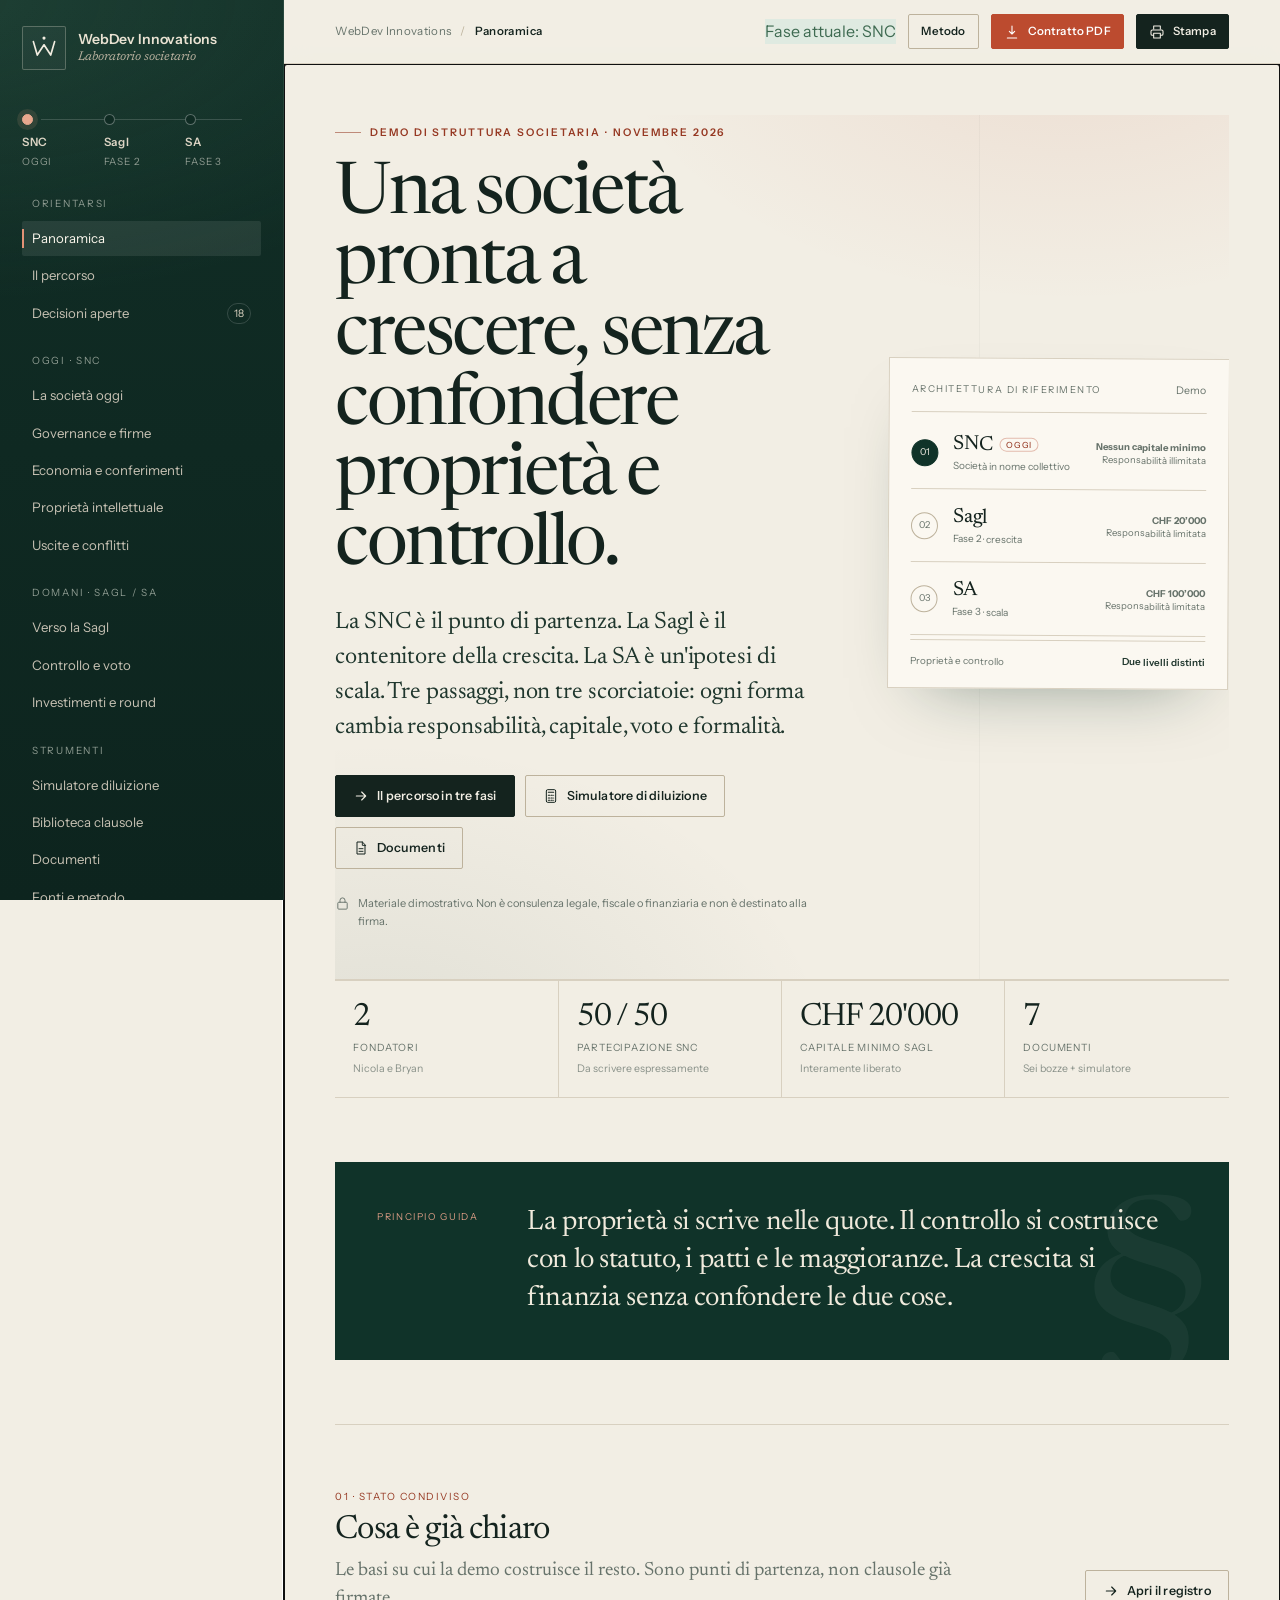
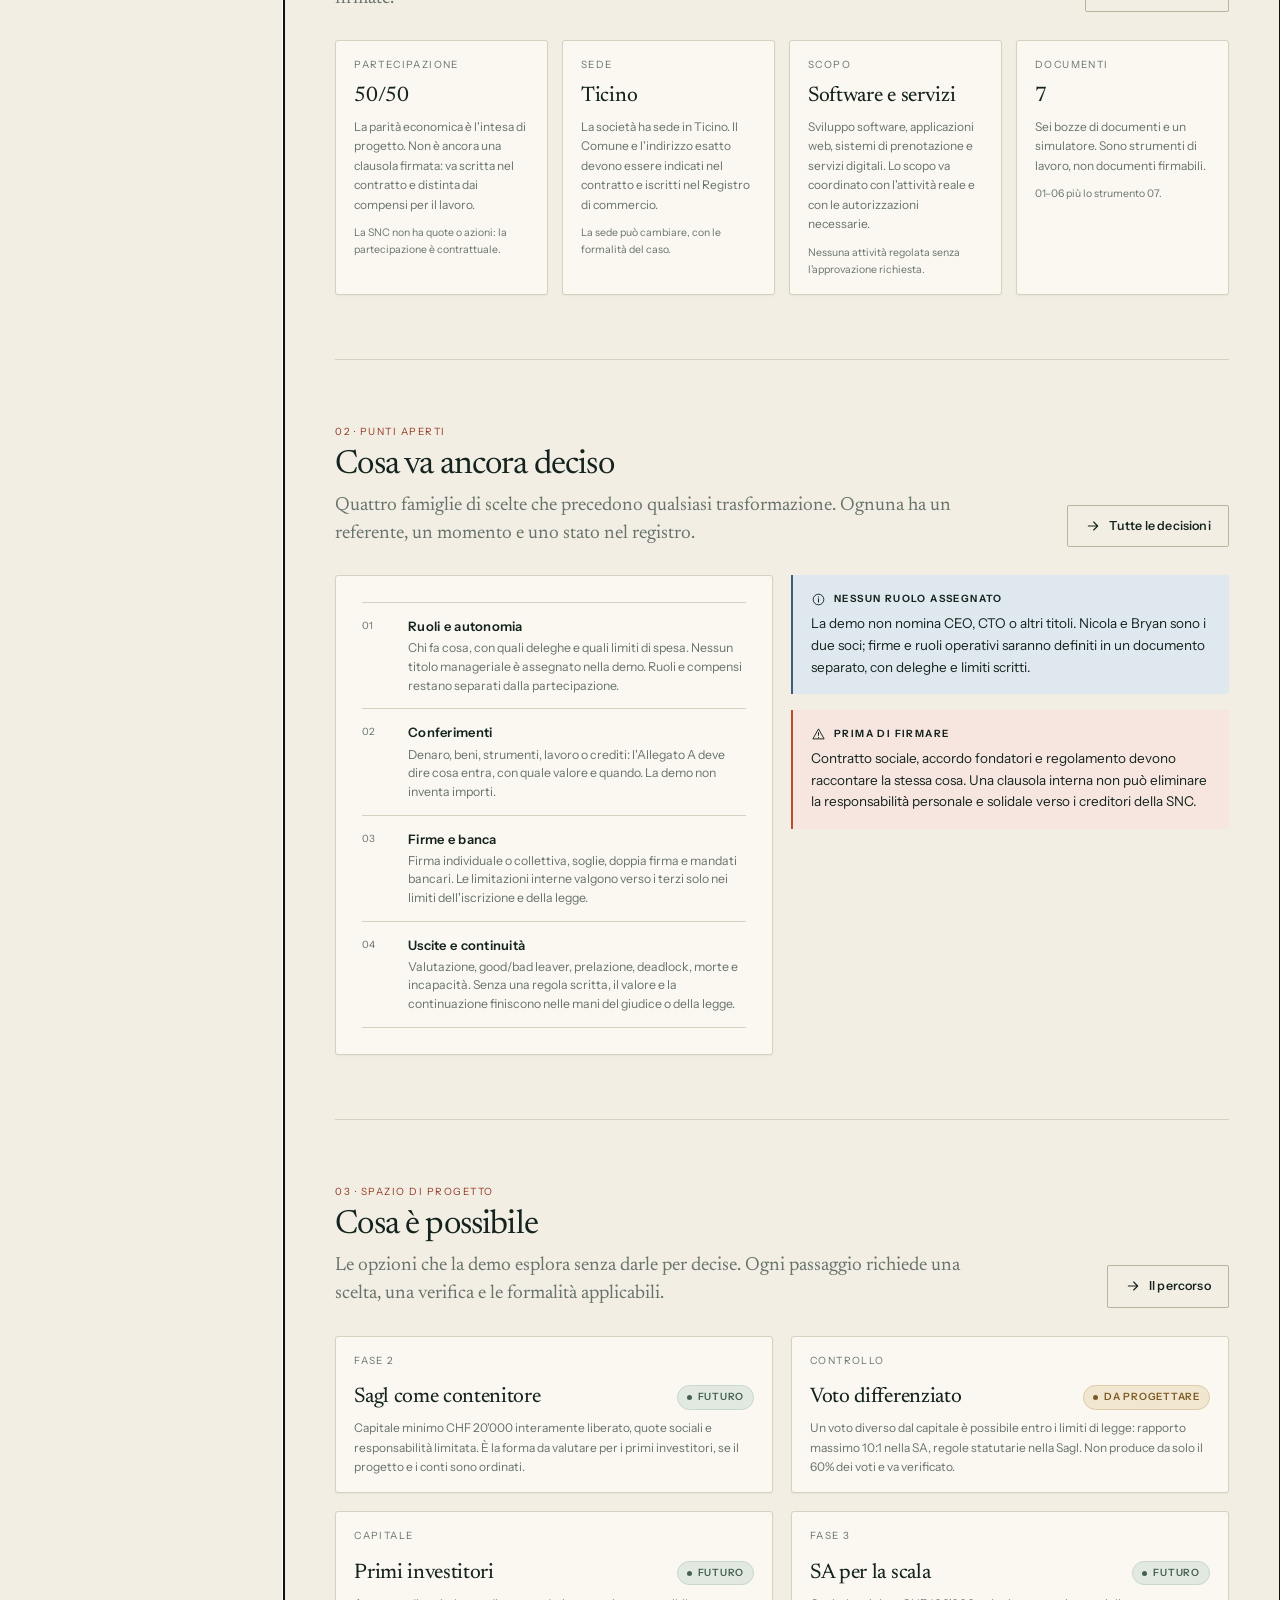
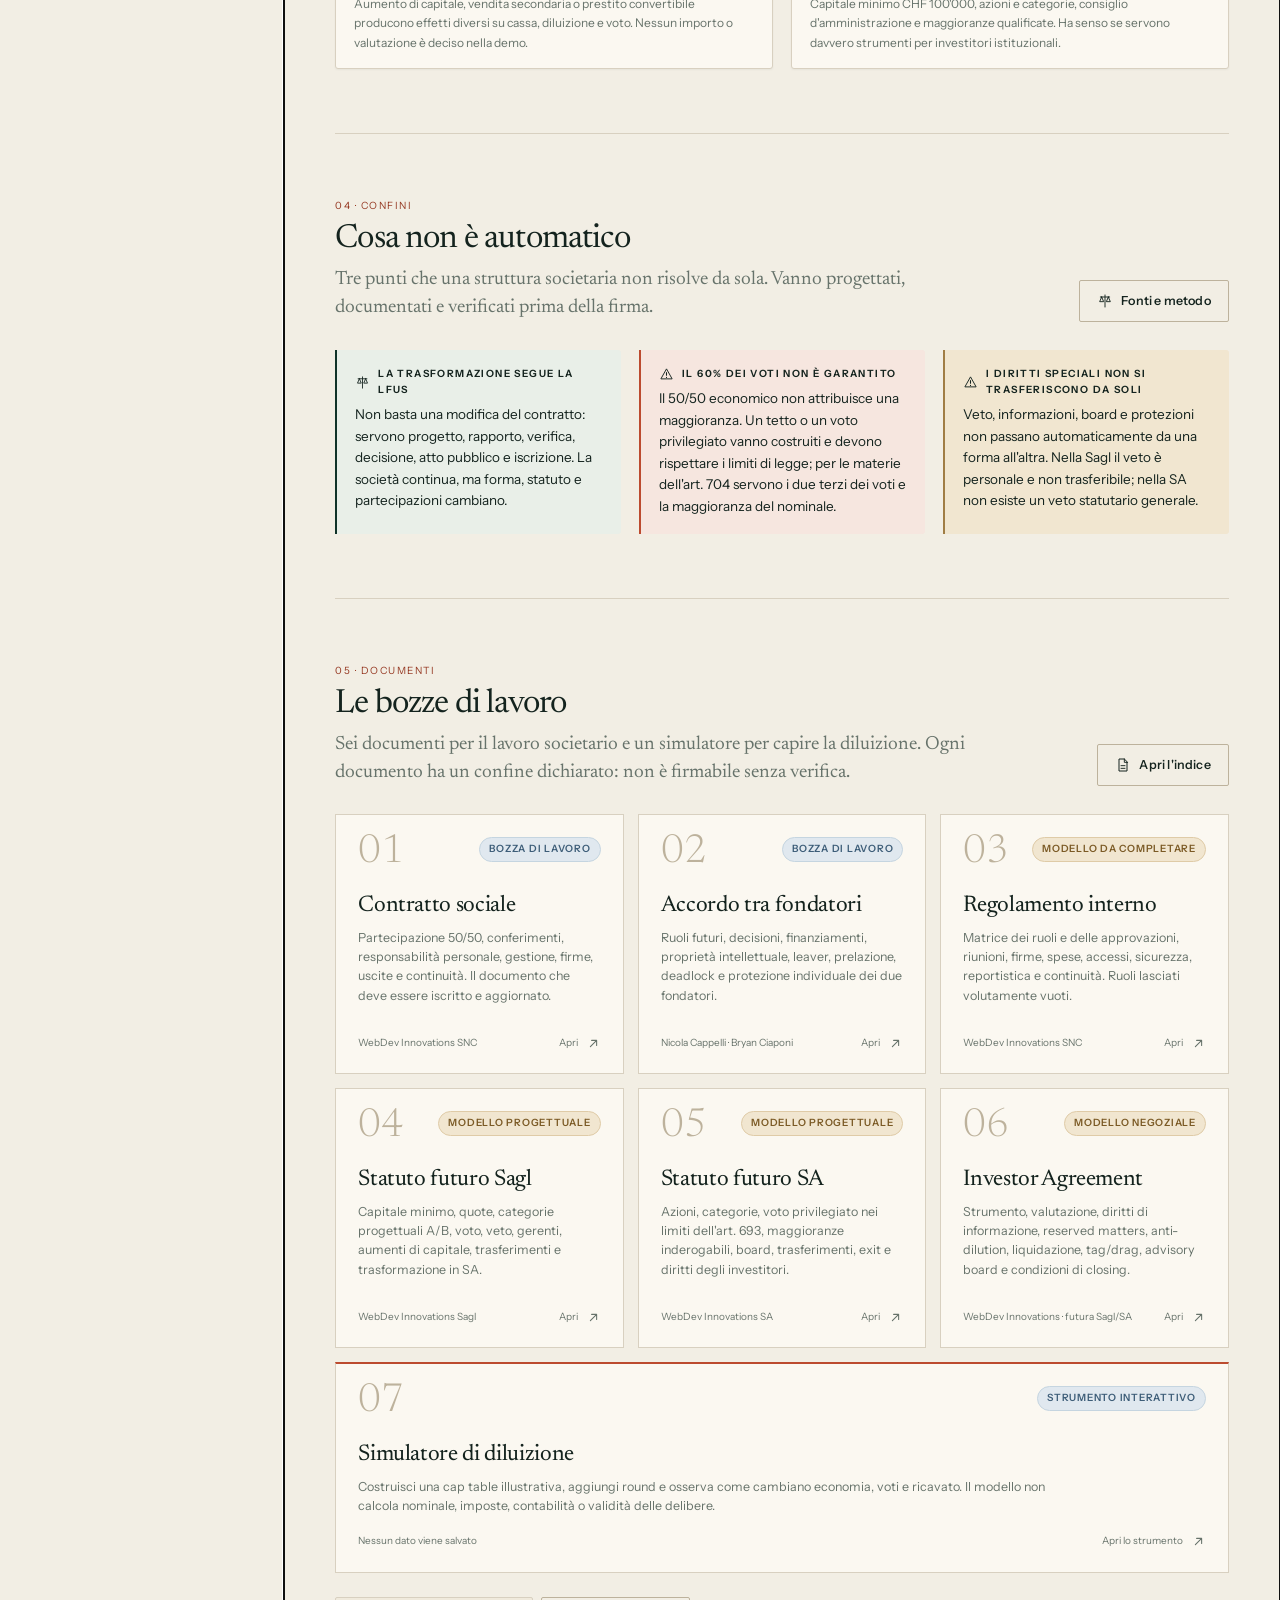
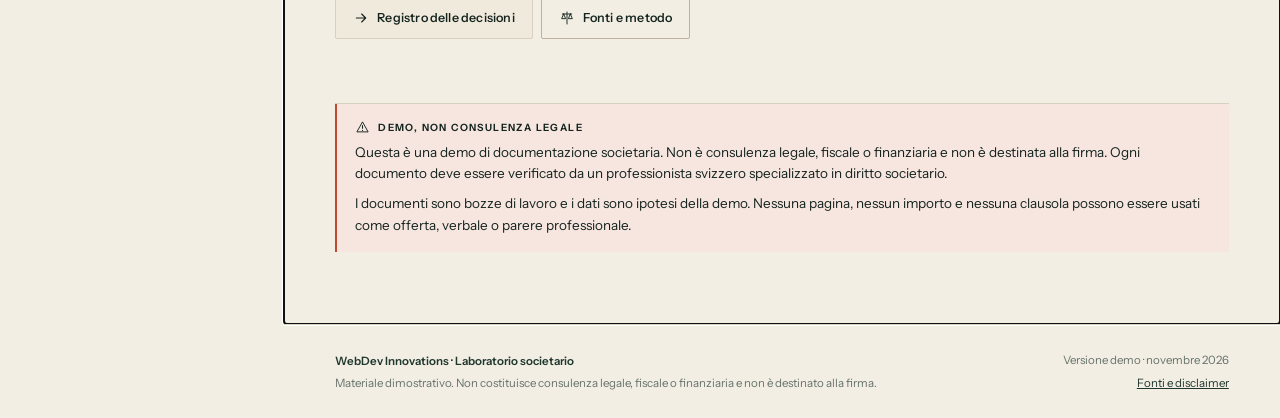
<file: index.html>
<!DOCTYPE html>
<html lang="it-CH">
<head>
  <meta charset="utf-8">
  <meta name="viewport" content="width=device-width, initial-scale=1">
  <meta name="color-scheme" content="light">
  <meta name="description" content="WebDev Innovations — demo di documentazione societaria: SNC, futura Sagl e futura SA. Materiale illustrativo, non consulenza legale.">
  <title>WebDev Innovations · Laboratorio societario</title>
  <link rel="icon" href="data:image/svg+xml,%3Csvg xmlns='http://www.w3.org/2000/svg' viewBox='0 0 64 64'%3E%3Crect width='64' height='64' rx='12' fill='%23123831'/%3E%3Cpath d='M15 21l7 24 10-18 10 18 7-24' fill='none' stroke='%23f3efe6' stroke-width='4' stroke-linecap='round' stroke-linejoin='round'/%3E%3C/svg%3E">
  <link rel="stylesheet" href="assets/css/styles.css">
  <link rel="stylesheet" href="assets/css/extras.css">
</head>
<body>
  <a class="skip-link" href="#view">Vai al contenuto</a>
  <div class="app" id="app">
    <aside class="sidebar" id="sidebar" aria-label="Navigazione principale">
      <div class="sidebar-top">
        <a class="brand" href="#/" aria-label="WebDev Innovations — panoramica">
          <span class="brand-mark" aria-hidden="true">
            <svg viewBox="0 0 48 48" fill="none"><path d="M9 15l5.5 19L24 19.5 33.5 34 39 15" stroke="currentColor" stroke-width="2.4" stroke-linecap="round" stroke-linejoin="round"/><circle cx="24" cy="10" r="2.2" fill="currentColor"/></svg>
          </span>
          <span class="brand-text">
            <strong>WebDev Innovations</strong>
            <em>Laboratorio societario</em>
          </span>
        </a>
        <button class="sidebar-close" id="sidebar-close" aria-label="Chiudi menu">
          <svg viewBox="0 0 24 24" fill="none"><path d="M6 6l12 12M18 6L6 18" stroke="currentColor" stroke-width="1.8" stroke-linecap="round"/></svg>
        </button>
      </div>

      <div class="phase-rail" aria-label="Percorso societario">
        <div class="phase-rail-line"></div>
        <a href="#/snc" class="phase-rail-item is-active">
          <span class="phase-dot"></span>
          <span><b>SNC</b><small>Oggi</small></span>
        </a>
        <a href="#/sagl" class="phase-rail-item">
          <span class="phase-dot"></span>
          <span><b>Sagl</b><small>Fase 2</small></span>
        </a>
        <a href="#/sagl" class="phase-rail-item">
          <span class="phase-dot"></span>
          <span><b>SA</b><small>Fase 3</small></span>
        </a>
      </div>

      <nav class="nav" id="sidebar-nav">
        <div class="nav-group">
          <p class="nav-label">Orientarsi</p>
          <a href="#/" data-nav="/">Panoramica</a>
          <a href="#/percorso" data-nav="/percorso">Il percorso</a>
          <a href="#/decisioni" data-nav="/decisioni">Decisioni aperte <span class="nav-count" id="nav-open-count">—</span></a>
        </div>
        <div class="nav-group">
          <p class="nav-label">Oggi · SNC</p>
          <a href="#/snc" data-nav="/snc">La società oggi</a>
          <a href="#/governance" data-nav="/governance">Governance e firme</a>
          <a href="#/economia" data-nav="/economia">Economia e conferimenti</a>
          <a href="#/protezione" data-nav="/protezione">Proprietà intellettuale</a>
          <a href="#/uscite" data-nav="/uscite">Uscite e conflitti</a>
        </div>
        <div class="nav-group">
          <p class="nav-label">Domani · Sagl / SA</p>
          <a href="#/sagl" data-nav="/sagl">Verso la Sagl</a>
          <a href="#/controllo" data-nav="/controllo">Controllo e voto</a>
          <a href="#/investimenti" data-nav="/investimenti">Investimenti e round</a>
        </div>
        <div class="nav-group">
          <p class="nav-label">Strumenti</p>
          <a href="#/simulatore" data-nav="/simulatore">Simulatore diluizione</a>
          <a href="#/clausole" data-nav="/clausole">Biblioteca clausole</a>
          <a href="#/documenti" data-nav="/documenti">Documenti</a>
          <a href="#/fonti" data-nav="/fonti">Fonti e metodo</a>
        </div>
      </nav>

      <div class="sidebar-foot">
        <div class="demo-badge"><span></span> Demo · non consulenza legale</div>
        <p>Bozze di lavoro per Nicola Cappelli e Bryan Ciaponi. Verifica professionale obbligatoria prima di qualsiasi firma.</p>
        <a class="sidebar-contract" href="firma/01-CONTRATTO-SOCIALE-SNC.pdf" download>
          <svg viewBox="0 0 24 24" fill="none"><path d="M12 3v12m0 0l-4-4m4 4l4-4M5 21h14" stroke="currentColor" stroke-width="1.6" stroke-linecap="round" stroke-linejoin="round"/></svg>
          Contratto in versione pulita
        </a>
      </div>
    </aside>

    <div class="main">
      <header class="topbar">
        <div class="topbar-left">
          <button class="icon-btn menu-btn" id="menu-btn" aria-label="Apri menu" aria-controls="sidebar" aria-expanded="false">
            <svg viewBox="0 0 24 24" fill="none"><path d="M3 6h18M3 12h18M3 18h18" stroke="currentColor" stroke-width="1.8" stroke-linecap="round"/></svg>
          </button>
          <div class="breadcrumb" id="breadcrumb">
            <span>WebDev Innovations</span><i>/</i><strong>Panoramica</strong>
          </div>
        </div>
        <div class="topbar-right">
          <span class="status-pill status-current"><span class="dot"></span> Fase attuale: SNC</span>
          <a class="btn btn-ghost btn-sm" href="#/fonti">Metodo</a>
          <a class="btn btn-accent btn-sm" href="firma/01-CONTRATTO-SOCIALE-SNC.pdf" download>
            <svg viewBox="0 0 24 24" fill="none"><path d="M12 3v12m0 0l-4-4m4 4l4-4M5 21h14" stroke="currentColor" stroke-width="1.6" stroke-linecap="round" stroke-linejoin="round"/></svg>
            Contratto PDF
          </a>
          <button class="btn btn-ink btn-sm" data-action="print">
            <svg viewBox="0 0 24 24" fill="none"><path d="M7 8V3h10v5M7 17H5a2 2 0 01-2-2v-4a2 2 0 012-2h14a2 2 0 012 2v4a2 2 0 01-2 2h-2M7 14h10v7H7z" stroke="currentColor" stroke-width="1.6" stroke-linejoin="round"/></svg>
            Stampa
          </button>
        </div>
      </header>

      <main id="view" tabindex="-1"></main>

      <footer class="site-footer">
        <div>
          <strong>WebDev Innovations · Laboratorio societario</strong>
          <p>Materiale dimostrativo. Non costituisce consulenza legale, fiscale o finanziaria e non è destinato alla firma.</p>
        </div>
        <div class="footer-meta">
          <span>Versione demo · novembre 2026</span>
          <a href="#/fonti">Fonti e disclaimer</a>
        </div>
      </footer>
    </div>
  </div>

  <div class="sidebar-overlay" id="sidebar-overlay"></div>
  <div class="toast" id="toast" role="status" aria-live="polite"></div>
  <noscript><div class="noscript">Questa demo richiede JavaScript per la navigazione, i documenti e il simulatore. Attiva JavaScript o apri il progetto con un browser moderno.</div></noscript>

  <script src="assets/js/data.js"></script>
  <script src="assets/js/docs.js"></script>
  <script src="assets/js/doc-snc.js"></script>
  <script src="assets/js/doc-founder.js"></script>
  <script src="assets/js/doc-internal.js"></script>
  <script src="assets/js/doc-sagl.js"></script>
  <script src="assets/js/doc-sa.js"></script>
  <script src="assets/js/doc-investor.js"></script>
  <script src="assets/js/markdown.js"></script>
  <script src="assets/js/ui.js"></script>
  <script src="assets/js/simulator.js"></script>
  <script src="assets/js/control.js"></script>
  <script src="assets/js/views-core.js"></script>
  <script src="assets/js/views-snc.js"></script>
  <script src="assets/js/views-economy.js"></script>
  <script src="assets/js/views-sagl.js"></script>
  <script src="assets/js/views-invest.js"></script>
  <script src="assets/js/views-tools.js"></script>
  <script src="assets/js/views-sim.js"></script>
  <script src="assets/js/app.js"></script>
</body>
</html>
</file>
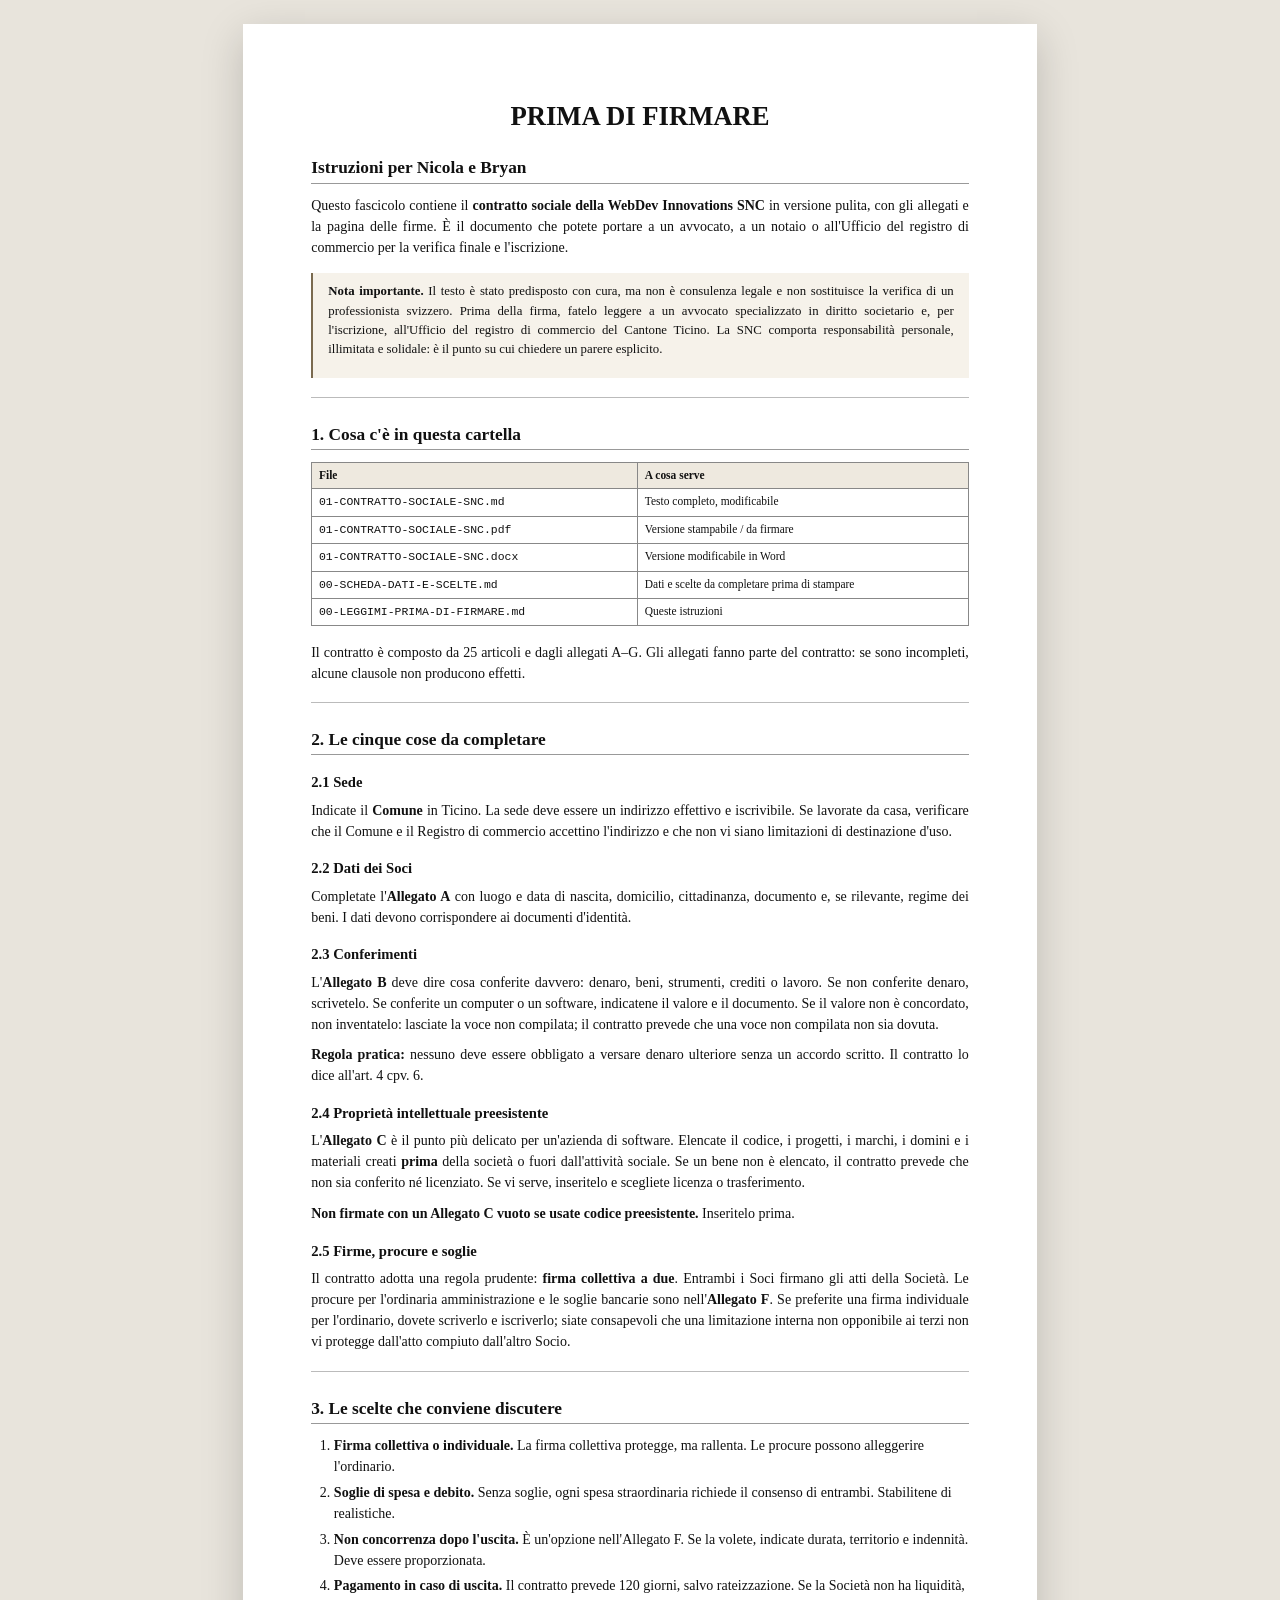
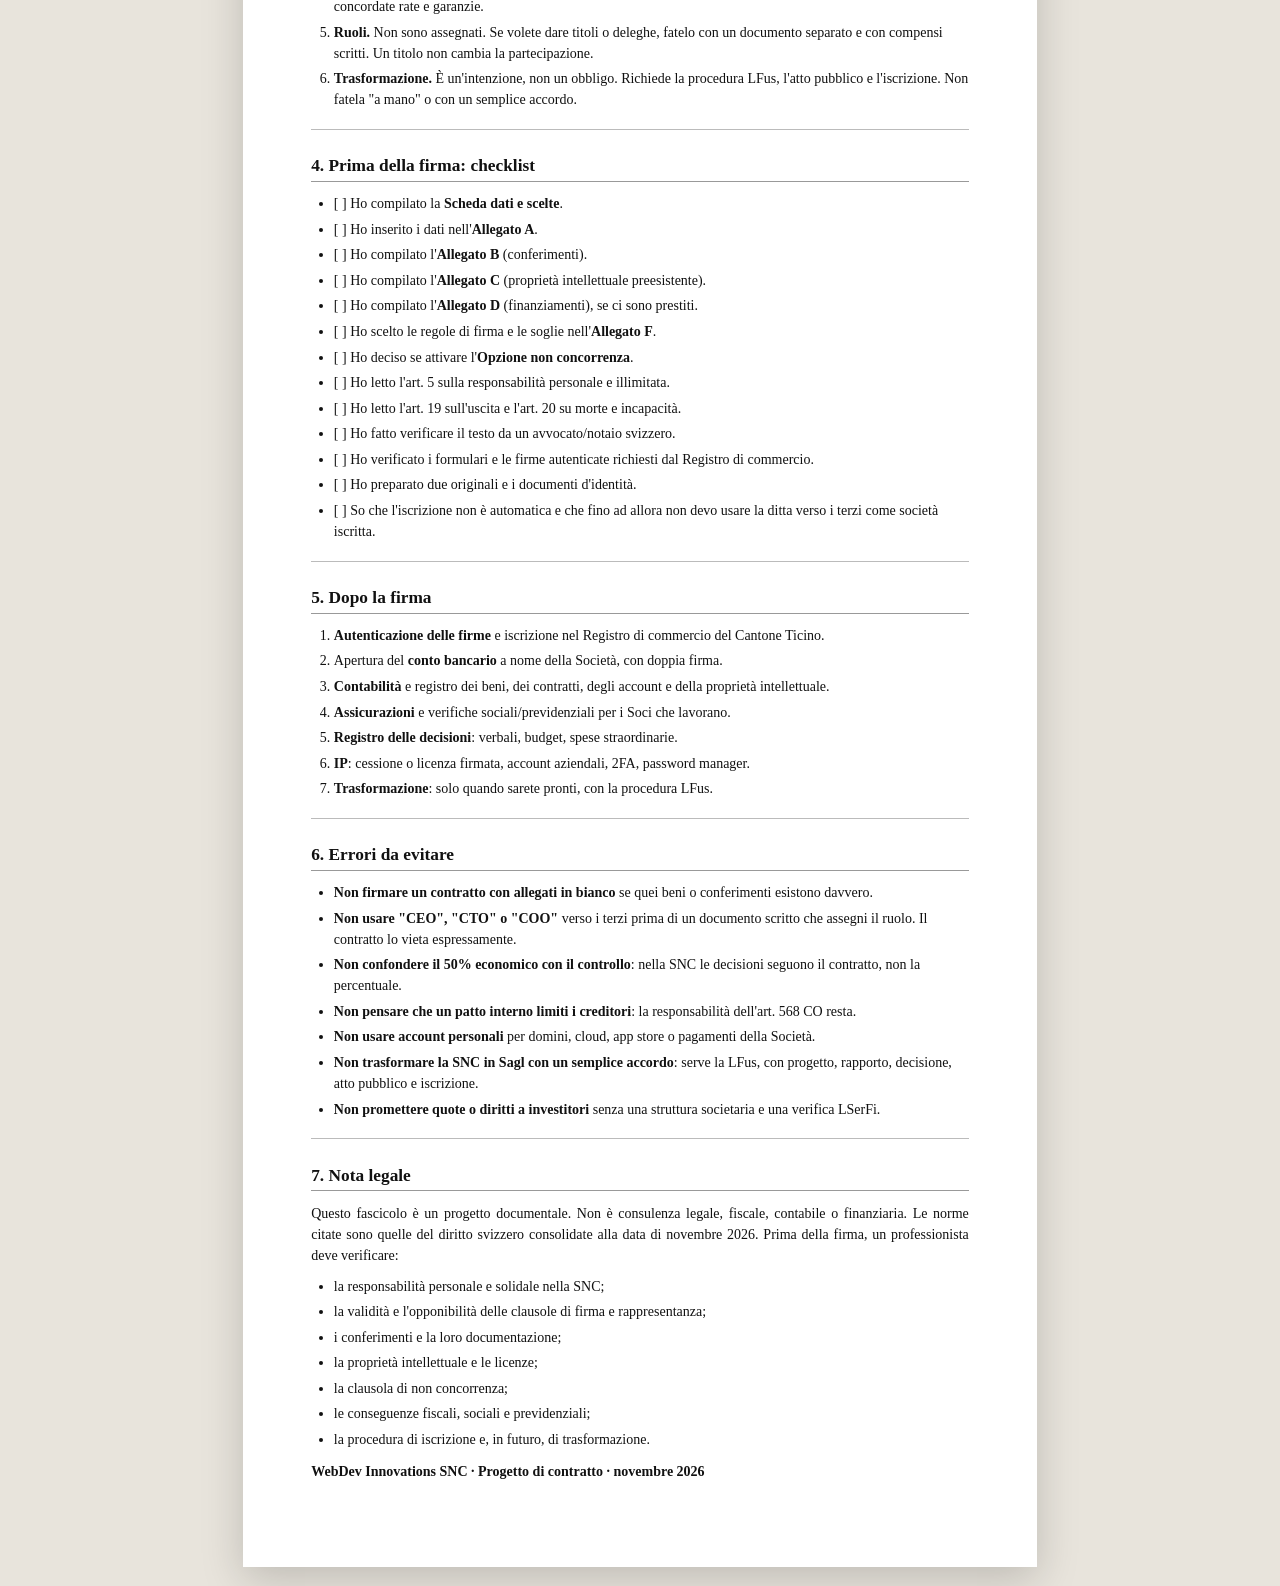
<file: firma/00-LEGGIMI-PRIMA-DI-FIRMARE.html>
<!DOCTYPE html><html lang="it"><head><meta charset="utf-8"><title>Prima di firmare — istruzioni</title><style>
@page {
  size: A4;
  margin: 20mm 18mm 20mm 18mm;
  @bottom-center {
    content: "WebDev Innovations SNC · documento di lavoro · " counter(page) " / " counter(pages);
    font-family: Georgia, "Times New Roman", serif;
    font-size: 7.5pt;
    color: #777;
  }
}
* { box-sizing: border-box; }
body {
  margin: 0; padding: 0; background: #e8e4dc;
  font-family: Georgia, "Times New Roman", serif;
  font-size: 10.5pt; line-height: 1.5; color: #111;
}
.doc {
  width: 210mm; min-height: 297mm; margin: 24px auto; padding: 20mm 18mm;
  background: #fff; box-shadow: 0 12px 40px rgba(0,0,0,.18);
}
h1, h2, h3 { font-family: Georgia, "Times New Roman", serif; line-height: 1.2; break-after: avoid; }
h1 { font-size: 20pt; text-align: center; margin: 0 0 5mm; }
h2 { font-size: 13pt; margin: 7mm 0 3mm; border-bottom: .4pt solid #999; padding-bottom: 1mm; }
h3 { font-size: 11pt; margin: 5mm 0 2mm; }
p { margin: 0 0 2.6mm; text-align: justify; }
ul, ol { margin: 0 0 3mm; padding-left: 6mm; }
li { margin-bottom: 1.2mm; }
hr { border: 0; border-top: .4pt solid #bbb; margin: 5mm 0; }
blockquote { margin: 4mm 0; padding: 2.5mm 4mm; border-left: 2pt solid #7a6a4f; background: #f6f2ea; font-size: 9.6pt; }
table { width: 100%; border-collapse: collapse; margin: 3mm 0 4mm; font-size: 8.6pt; line-height: 1.3; }
thead { display: table-header-group; }
tr { break-inside: avoid; }
th, td { border: .4pt solid #888; padding: 1.4mm 1.8mm; vertical-align: top; text-align: left; }
th { background: #eee9df; font-weight: 700; }
.table-wrap { overflow: visible; border: 0; background: transparent; }
.page-break { break-before: page; height: 0; }
.small { font-size: 9pt; }
@media print {
  body { background: #fff; }
  .doc { width: auto; min-height: 0; margin: 0; padding: 0; box-shadow: none; }
  a { color: #111; text-decoration: none; }
}
</style></head><body><div class="doc"><h1 id="sec-prima-di-firmare-0">PRIMA DI FIRMARE</h1><h2 id="sec-istruzioni-per-nicola-e-bryan-0">Istruzioni per Nicola e Bryan</h2><p>Questo fascicolo contiene il <strong>contratto sociale della WebDev Innovations SNC</strong> in versione pulita, con gli allegati e la pagina delle firme. È il documento che potete portare a un avvocato, a un notaio o all'Ufficio del registro di commercio per la verifica finale e l'iscrizione.</p><blockquote><p><strong>Nota importante.</strong> Il testo è stato predisposto con cura, ma non è consulenza legale e non sostituisce la verifica di un professionista svizzero. Prima della firma, fatelo leggere a un avvocato specializzato in diritto societario e, per l'iscrizione, all'Ufficio del registro di commercio del Cantone Ticino. La SNC comporta responsabilità personale, illimitata e solidale: è il punto su cui chiedere un parere esplicito.</p></blockquote><hr><h2 id="sec-1-cosa-c-è-in-questa-cartella-1">1. Cosa c'è in questa cartella</h2><div class="table-wrap"><table><thead><tr><th>File</th><th>A cosa serve</th></tr></thead><tbody><tr><td><code>01-CONTRATTO-SOCIALE-SNC.md</code></td><td>Testo completo, modificabile</td></tr><tr><td><code>01-CONTRATTO-SOCIALE-SNC.pdf</code></td><td>Versione stampabile / da firmare</td></tr><tr><td><code>01-CONTRATTO-SOCIALE-SNC.docx</code></td><td>Versione modificabile in Word</td></tr><tr><td><code>00-SCHEDA-DATI-E-SCELTE.md</code></td><td>Dati e scelte da completare prima di stampare</td></tr><tr><td><code>00-LEGGIMI-PRIMA-DI-FIRMARE.md</code></td><td>Queste istruzioni</td></tr></tbody></table></div><p>Il contratto è composto da 25 articoli e dagli allegati A–G. Gli allegati fanno parte del contratto: se sono incompleti, alcune clausole non producono effetti.</p><hr><h2 id="sec-2-le-cinque-cose-da-completare-2">2. Le cinque cose da completare</h2><h3 id="sec-2-1-sede-3">2.1 Sede</h3><p>Indicate il <strong>Comune</strong> in Ticino. La sede deve essere un indirizzo effettivo e iscrivibile. Se lavorate da casa, verificare che il Comune e il Registro di commercio accettino l'indirizzo e che non vi siano limitazioni di destinazione d'uso.</p><h3 id="sec-2-2-dati-dei-soci-4">2.2 Dati dei Soci</h3><p>Completate l'<strong>Allegato A</strong> con luogo e data di nascita, domicilio, cittadinanza, documento e, se rilevante, regime dei beni. I dati devono corrispondere ai documenti d'identità.</p><h3 id="sec-2-3-conferimenti-5">2.3 Conferimenti</h3><p>L'<strong>Allegato B</strong> deve dire cosa conferite davvero: denaro, beni, strumenti, crediti o lavoro. Se non conferite denaro, scrivetelo. Se conferite un computer o un software, indicatene il valore e il documento. Se il valore non è concordato, non inventatelo: lasciate la voce non compilata; il contratto prevede che una voce non compilata non sia dovuta.</p><p><strong>Regola pratica:</strong> nessuno deve essere obbligato a versare denaro ulteriore senza un accordo scritto. Il contratto lo dice all'art. 4 cpv. 6.</p><h3 id="sec-2-4-proprietà-intellettuale-preesistente-6">2.4 Proprietà intellettuale preesistente</h3><p>L'<strong>Allegato C</strong> è il punto più delicato per un'azienda di software. Elencate il codice, i progetti, i marchi, i domini e i materiali creati <strong>prima</strong> della società o fuori dall'attività sociale. Se un bene non è elencato, il contratto prevede che non sia conferito né licenziato. Se vi serve, inseritelo e scegliete licenza o trasferimento.</p><p><strong>Non firmate con un Allegato C vuoto se usate codice preesistente.</strong> Inseritelo prima.</p><h3 id="sec-2-5-firme-procure-e-soglie-7">2.5 Firme, procure e soglie</h3><p>Il contratto adotta una regola prudente: <strong>firma collettiva a due</strong>. Entrambi i Soci firmano gli atti della Società. Le procure per l'ordinaria amministrazione e le soglie bancarie sono nell'<strong>Allegato F</strong>. Se preferite una firma individuale per l'ordinario, dovete scriverlo e iscriverlo; siate consapevoli che una limitazione interna non opponibile ai terzi non vi protegge dall'atto compiuto dall'altro Socio.</p><hr><h2 id="sec-3-le-scelte-che-conviene-discutere-8">3. Le scelte che conviene discutere</h2><ol><li><strong>Firma collettiva o individuale.</strong> La firma collettiva protegge, ma rallenta. Le procure possono alleggerire l'ordinario.</li><li><strong>Soglie di spesa e debito.</strong> Senza soglie, ogni spesa straordinaria richiede il consenso di entrambi. Stabilitene di realistiche.</li><li><strong>Non concorrenza dopo l'uscita.</strong> È un'opzione nell'Allegato F. Se la volete, indicate durata, territorio e indennità. Deve essere proporzionata.</li><li><strong>Pagamento in caso di uscita.</strong> Il contratto prevede 120 giorni, salvo rateizzazione. Se la Società non ha liquidità, concordate rate e garanzie.</li><li><strong>Ruoli.</strong> Non sono assegnati. Se volete dare titoli o deleghe, fatelo con un documento separato e con compensi scritti. Un titolo non cambia la partecipazione.</li><li><strong>Trasformazione.</strong> È un'intenzione, non un obbligo. Richiede la procedura LFus, l'atto pubblico e l'iscrizione. Non fatela &quot;a mano&quot; o con un semplice accordo.</li></ol><hr><h2 id="sec-4-prima-della-firma-checklist-9">4. Prima della firma: checklist</h2><ul><li>[ ] Ho compilato la <strong>Scheda dati e scelte</strong>.</li><li>[ ] Ho inserito i dati nell'<strong>Allegato A</strong>.</li><li>[ ] Ho compilato l'<strong>Allegato B</strong> (conferimenti).</li><li>[ ] Ho compilato l'<strong>Allegato C</strong> (proprietà intellettuale preesistente).</li><li>[ ] Ho compilato l'<strong>Allegato D</strong> (finanziamenti), se ci sono prestiti.</li><li>[ ] Ho scelto le regole di firma e le soglie nell'<strong>Allegato F</strong>.</li><li>[ ] Ho deciso se attivare l'<strong>Opzione non concorrenza</strong>.</li><li>[ ] Ho letto l'art. 5 sulla responsabilità personale e illimitata.</li><li>[ ] Ho letto l'art. 19 sull'uscita e l'art. 20 su morte e incapacità.</li><li>[ ] Ho fatto verificare il testo da un avvocato/notaio svizzero.</li><li>[ ] Ho verificato i formulari e le firme autenticate richiesti dal Registro di commercio.</li><li>[ ] Ho preparato due originali e i documenti d'identità.</li><li>[ ] So che l'iscrizione non è automatica e che fino ad allora non devo usare la ditta verso i terzi come società iscritta.</li></ul><hr><h2 id="sec-5-dopo-la-firma-10">5. Dopo la firma</h2><ol><li><strong>Autenticazione delle firme</strong> e iscrizione nel Registro di commercio del Cantone Ticino.</li><li>Apertura del <strong>conto bancario</strong> a nome della Società, con doppia firma.</li><li><strong>Contabilità</strong> e registro dei beni, dei contratti, degli account e della proprietà intellettuale.</li><li><strong>Assicurazioni</strong> e verifiche sociali/previdenziali per i Soci che lavorano.</li><li><strong>Registro delle decisioni</strong>: verbali, budget, spese straordinarie.</li><li><strong>IP</strong>: cessione o licenza firmata, account aziendali, 2FA, password manager.</li><li><strong>Trasformazione</strong>: solo quando sarete pronti, con la procedura LFus.</li></ol><hr><h2 id="sec-6-errori-da-evitare-11">6. Errori da evitare</h2><ul><li><strong>Non firmare un contratto con allegati in bianco</strong> se quei beni o conferimenti esistono davvero.</li><li><strong>Non usare &quot;CEO&quot;, &quot;CTO&quot; o &quot;COO&quot;</strong> verso i terzi prima di un documento scritto che assegni il ruolo. Il contratto lo vieta espressamente.</li><li><strong>Non confondere il 50% economico con il controllo</strong>: nella SNC le decisioni seguono il contratto, non la percentuale.</li><li><strong>Non pensare che un patto interno limiti i creditori</strong>: la responsabilità dell'art. 568 CO resta.</li><li><strong>Non usare account personali</strong> per domini, cloud, app store o pagamenti della Società.</li><li><strong>Non trasformare la SNC in Sagl con un semplice accordo</strong>: serve la LFus, con progetto, rapporto, decisione, atto pubblico e iscrizione.</li><li><strong>Non promettere quote o diritti a investitori</strong> senza una struttura societaria e una verifica LSerFi.</li></ul><hr><h2 id="sec-7-nota-legale-12">7. Nota legale</h2><p>Questo fascicolo è un progetto documentale. Non è consulenza legale, fiscale, contabile o finanziaria. Le norme citate sono quelle del diritto svizzero consolidate alla data di novembre 2026. Prima della firma, un professionista deve verificare:</p><ul><li>la responsabilità personale e solidale nella SNC;</li><li>la validità e l'opponibilità delle clausole di firma e rappresentanza;</li><li>i conferimenti e la loro documentazione;</li><li>la proprietà intellettuale e le licenze;</li><li>la clausola di non concorrenza;</li><li>le conseguenze fiscali, sociali e previdenziali;</li><li>la procedura di iscrizione e, in futuro, di trasformazione.</li></ul><p><strong>WebDev Innovations SNC · Progetto di contratto · novembre 2026</strong></p></div></body></html>
</file>
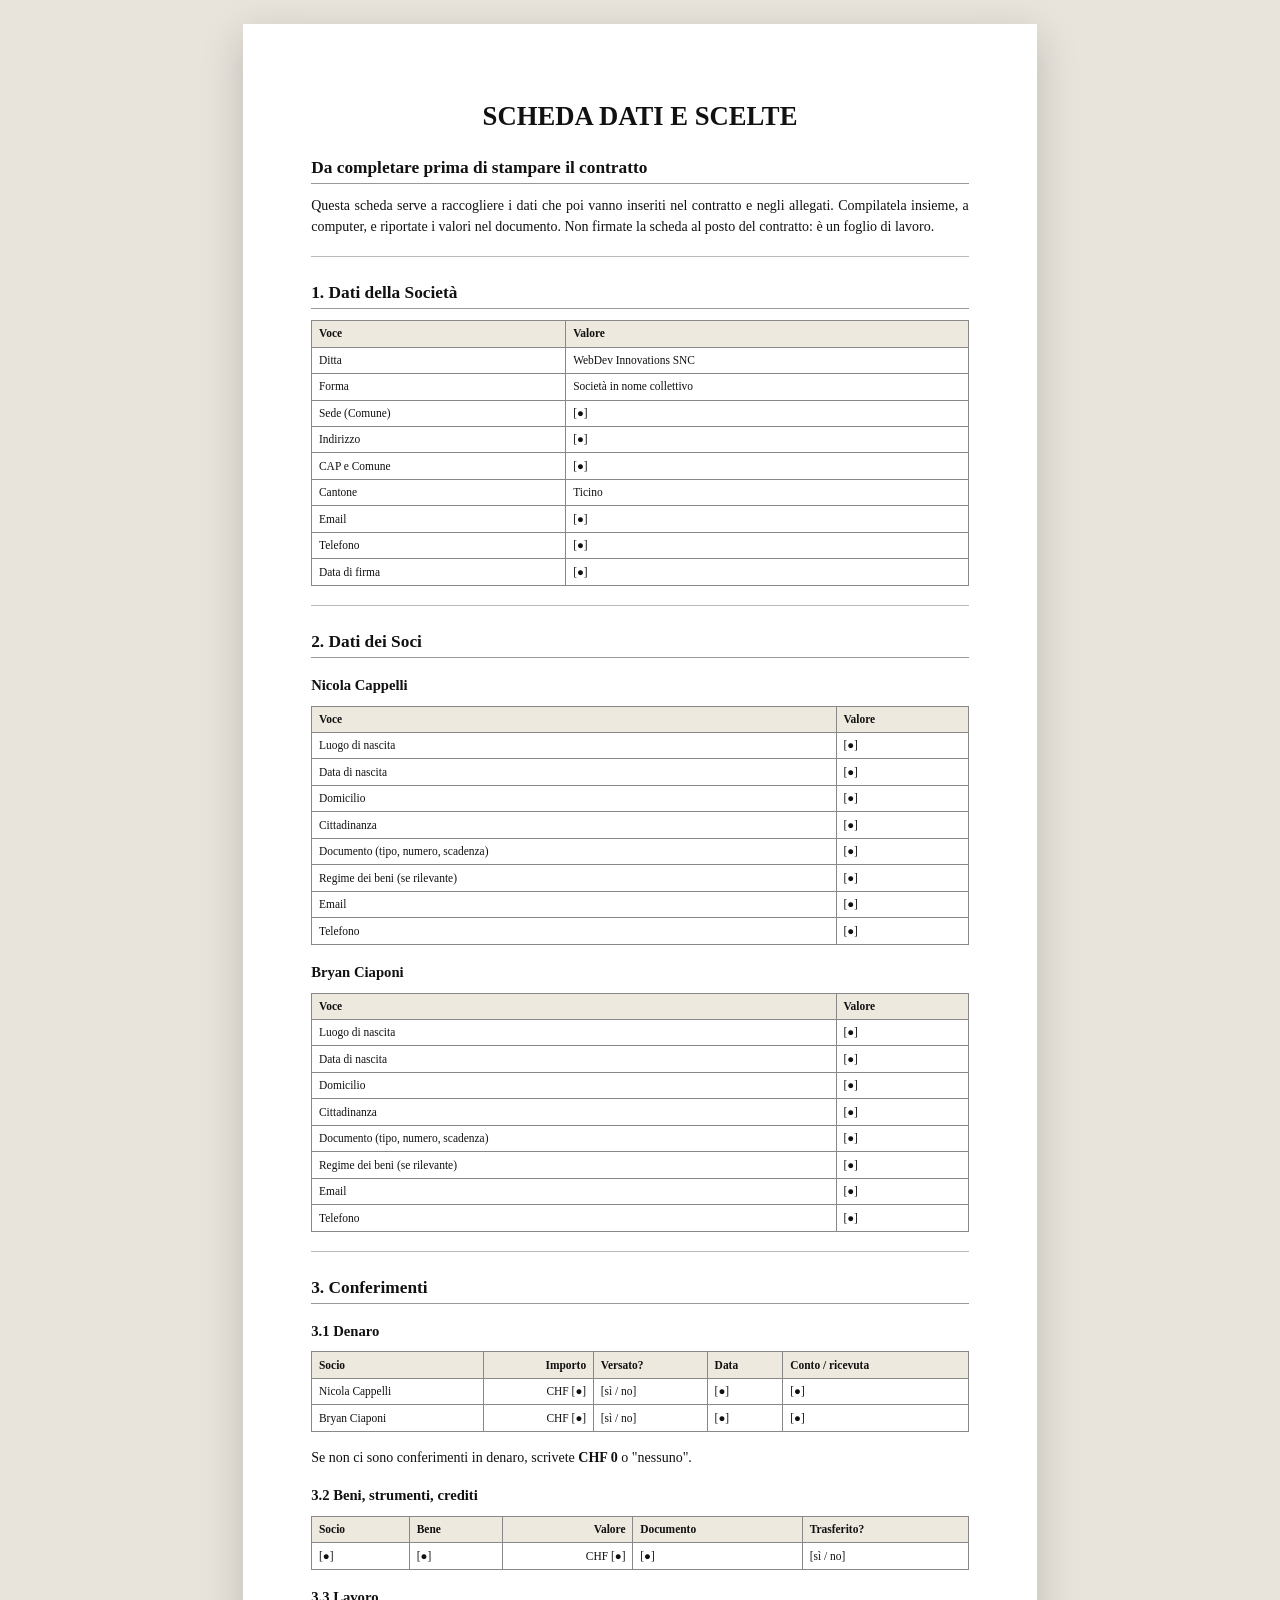
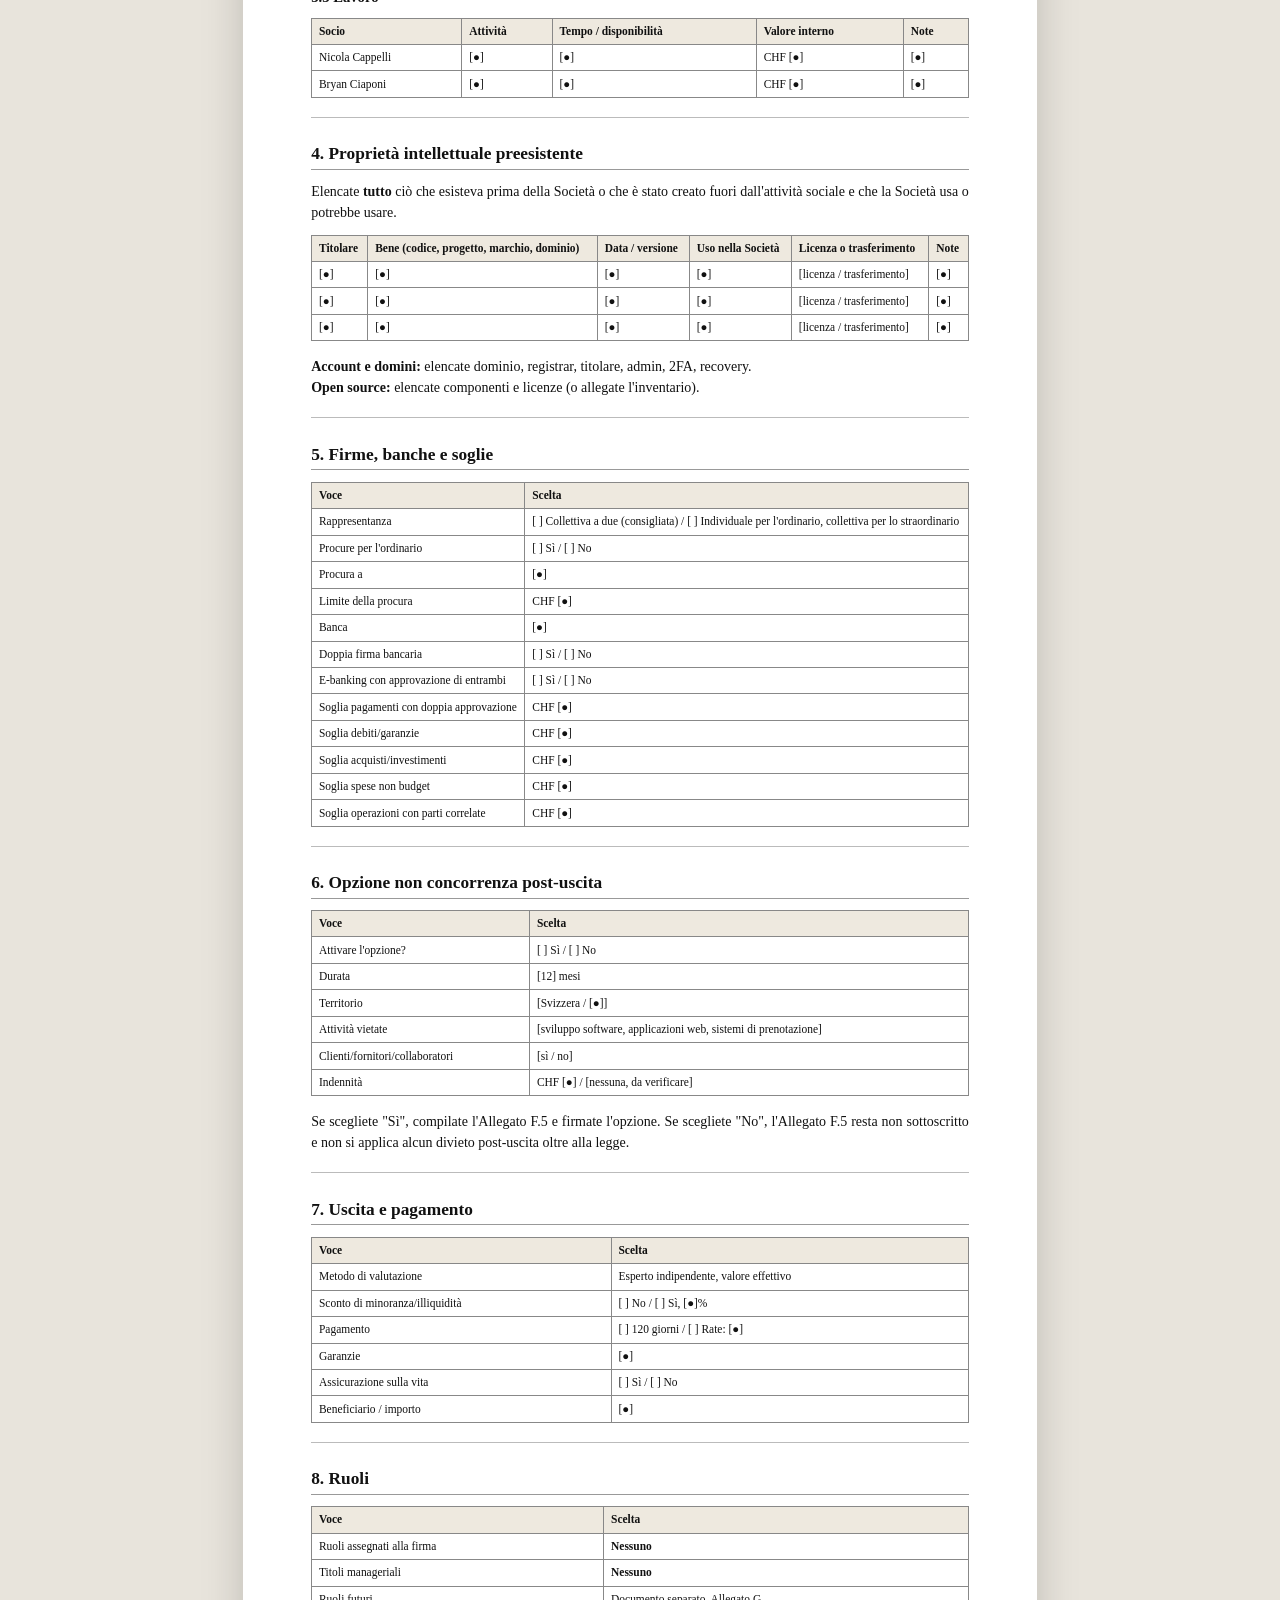
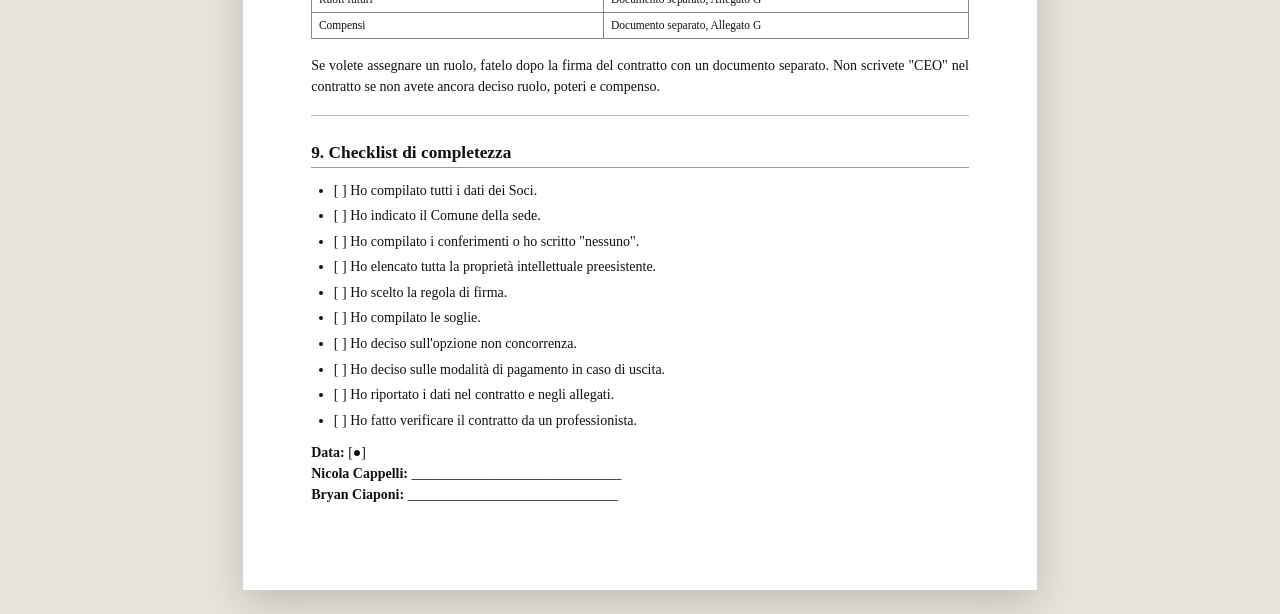
<file: firma/00-SCHEDA-DATI-E-SCELTE.html>
<!DOCTYPE html><html lang="it"><head><meta charset="utf-8"><title>Scheda dati e scelte</title><style>
@page {
  size: A4;
  margin: 20mm 18mm 20mm 18mm;
  @bottom-center {
    content: "WebDev Innovations SNC · documento di lavoro · " counter(page) " / " counter(pages);
    font-family: Georgia, "Times New Roman", serif;
    font-size: 7.5pt;
    color: #777;
  }
}
* { box-sizing: border-box; }
body {
  margin: 0; padding: 0; background: #e8e4dc;
  font-family: Georgia, "Times New Roman", serif;
  font-size: 10.5pt; line-height: 1.5; color: #111;
}
.doc {
  width: 210mm; min-height: 297mm; margin: 24px auto; padding: 20mm 18mm;
  background: #fff; box-shadow: 0 12px 40px rgba(0,0,0,.18);
}
h1, h2, h3 { font-family: Georgia, "Times New Roman", serif; line-height: 1.2; break-after: avoid; }
h1 { font-size: 20pt; text-align: center; margin: 0 0 5mm; }
h2 { font-size: 13pt; margin: 7mm 0 3mm; border-bottom: .4pt solid #999; padding-bottom: 1mm; }
h3 { font-size: 11pt; margin: 5mm 0 2mm; }
p { margin: 0 0 2.6mm; text-align: justify; }
ul, ol { margin: 0 0 3mm; padding-left: 6mm; }
li { margin-bottom: 1.2mm; }
hr { border: 0; border-top: .4pt solid #bbb; margin: 5mm 0; }
blockquote { margin: 4mm 0; padding: 2.5mm 4mm; border-left: 2pt solid #7a6a4f; background: #f6f2ea; font-size: 9.6pt; }
table { width: 100%; border-collapse: collapse; margin: 3mm 0 4mm; font-size: 8.6pt; line-height: 1.3; }
thead { display: table-header-group; }
tr { break-inside: avoid; }
th, td { border: .4pt solid #888; padding: 1.4mm 1.8mm; vertical-align: top; text-align: left; }
th { background: #eee9df; font-weight: 700; }
.table-wrap { overflow: visible; border: 0; background: transparent; }
.page-break { break-before: page; height: 0; }
.small { font-size: 9pt; }
@media print {
  body { background: #fff; }
  .doc { width: auto; min-height: 0; margin: 0; padding: 0; box-shadow: none; }
  a { color: #111; text-decoration: none; }
}
</style></head><body><div class="doc"><h1 id="sec-scheda-dati-e-scelte-0">SCHEDA DATI E SCELTE</h1><h2 id="sec-da-completare-prima-di-stampare-il-contratto-0">Da completare prima di stampare il contratto</h2><p>Questa scheda serve a raccogliere i dati che poi vanno inseriti nel contratto e negli allegati. Compilatela insieme, a computer, e riportate i valori nel documento. Non firmate la scheda al posto del contratto: è un foglio di lavoro.</p><hr><h2 id="sec-1-dati-della-società-1">1. Dati della Società</h2><div class="table-wrap"><table><thead><tr><th>Voce</th><th>Valore</th></tr></thead><tbody><tr><td>Ditta</td><td>WebDev Innovations SNC</td></tr><tr><td>Forma</td><td>Società in nome collettivo</td></tr><tr><td>Sede (Comune)</td><td>[●]</td></tr><tr><td>Indirizzo</td><td>[●]</td></tr><tr><td>CAP e Comune</td><td>[●]</td></tr><tr><td>Cantone</td><td>Ticino</td></tr><tr><td>Email</td><td>[●]</td></tr><tr><td>Telefono</td><td>[●]</td></tr><tr><td>Data di firma</td><td>[●]</td></tr></tbody></table></div><hr><h2 id="sec-2-dati-dei-soci-2">2. Dati dei Soci</h2><h3 id="sec-nicola-cappelli-3">Nicola Cappelli</h3><div class="table-wrap"><table><thead><tr><th>Voce</th><th>Valore</th></tr></thead><tbody><tr><td>Luogo di nascita</td><td>[●]</td></tr><tr><td>Data di nascita</td><td>[●]</td></tr><tr><td>Domicilio</td><td>[●]</td></tr><tr><td>Cittadinanza</td><td>[●]</td></tr><tr><td>Documento (tipo, numero, scadenza)</td><td>[●]</td></tr><tr><td>Regime dei beni (se rilevante)</td><td>[●]</td></tr><tr><td>Email</td><td>[●]</td></tr><tr><td>Telefono</td><td>[●]</td></tr></tbody></table></div><h3 id="sec-bryan-ciaponi-4">Bryan Ciaponi</h3><div class="table-wrap"><table><thead><tr><th>Voce</th><th>Valore</th></tr></thead><tbody><tr><td>Luogo di nascita</td><td>[●]</td></tr><tr><td>Data di nascita</td><td>[●]</td></tr><tr><td>Domicilio</td><td>[●]</td></tr><tr><td>Cittadinanza</td><td>[●]</td></tr><tr><td>Documento (tipo, numero, scadenza)</td><td>[●]</td></tr><tr><td>Regime dei beni (se rilevante)</td><td>[●]</td></tr><tr><td>Email</td><td>[●]</td></tr><tr><td>Telefono</td><td>[●]</td></tr></tbody></table></div><hr><h2 id="sec-3-conferimenti-5">3. Conferimenti</h2><h3 id="sec-3-1-denaro-6">3.1 Denaro</h3><div class="table-wrap"><table><thead><tr><th>Socio</th><th style="text-align:right">Importo</th><th>Versato?</th><th>Data</th><th>Conto / ricevuta</th></tr></thead><tbody><tr><td>Nicola Cappelli</td><td style="text-align:right">CHF [●]</td><td>[sì / no]</td><td>[●]</td><td>[●]</td></tr><tr><td>Bryan Ciaponi</td><td style="text-align:right">CHF [●]</td><td>[sì / no]</td><td>[●]</td><td>[●]</td></tr></tbody></table></div><p>Se non ci sono conferimenti in denaro, scrivete <strong>CHF 0</strong> o &quot;nessuno&quot;.</p><h3 id="sec-3-2-beni-strumenti-crediti-7">3.2 Beni, strumenti, crediti</h3><div class="table-wrap"><table><thead><tr><th>Socio</th><th>Bene</th><th style="text-align:right">Valore</th><th>Documento</th><th>Trasferito?</th></tr></thead><tbody><tr><td>[●]</td><td>[●]</td><td style="text-align:right">CHF [●]</td><td>[●]</td><td>[sì / no]</td></tr></tbody></table></div><h3 id="sec-3-3-lavoro-8">3.3 Lavoro</h3><div class="table-wrap"><table><thead><tr><th>Socio</th><th>Attività</th><th>Tempo / disponibilità</th><th>Valore interno</th><th>Note</th></tr></thead><tbody><tr><td>Nicola Cappelli</td><td>[●]</td><td>[●]</td><td>CHF [●]</td><td>[●]</td></tr><tr><td>Bryan Ciaponi</td><td>[●]</td><td>[●]</td><td>CHF [●]</td><td>[●]</td></tr></tbody></table></div><hr><h2 id="sec-4-proprietà-intellettuale-preesistente-9">4. Proprietà intellettuale preesistente</h2><p>Elencate <strong>tutto</strong> ciò che esisteva prima della Società o che è stato creato fuori dall'attività sociale e che la Società usa o potrebbe usare.</p><div class="table-wrap"><table><thead><tr><th>Titolare</th><th>Bene (codice, progetto, marchio, dominio)</th><th>Data / versione</th><th>Uso nella Società</th><th>Licenza o trasferimento</th><th>Note</th></tr></thead><tbody><tr><td>[●]</td><td>[●]</td><td>[●]</td><td>[●]</td><td>[licenza / trasferimento]</td><td>[●]</td></tr><tr><td>[●]</td><td>[●]</td><td>[●]</td><td>[●]</td><td>[licenza / trasferimento]</td><td>[●]</td></tr><tr><td>[●]</td><td>[●]</td><td>[●]</td><td>[●]</td><td>[licenza / trasferimento]</td><td>[●]</td></tr></tbody></table></div><p><strong>Account e domini:</strong> elencate dominio, registrar, titolare, admin, 2FA, recovery.<br> <strong>Open source:</strong> elencate componenti e licenze (o allegate l'inventario).</p><hr><h2 id="sec-5-firme-banche-e-soglie-10">5. Firme, banche e soglie</h2><div class="table-wrap"><table><thead><tr><th>Voce</th><th>Scelta</th></tr></thead><tbody><tr><td>Rappresentanza</td><td>[ ] Collettiva a due (consigliata) / [ ] Individuale per l'ordinario, collettiva per lo straordinario</td></tr><tr><td>Procure per l'ordinario</td><td>[ ] Sì / [ ] No</td></tr><tr><td>Procura a</td><td>[●]</td></tr><tr><td>Limite della procura</td><td>CHF [●]</td></tr><tr><td>Banca</td><td>[●]</td></tr><tr><td>Doppia firma bancaria</td><td>[ ] Sì / [ ] No</td></tr><tr><td>E-banking con approvazione di entrambi</td><td>[ ] Sì / [ ] No</td></tr><tr><td>Soglia pagamenti con doppia approvazione</td><td>CHF [●]</td></tr><tr><td>Soglia debiti/garanzie</td><td>CHF [●]</td></tr><tr><td>Soglia acquisti/investimenti</td><td>CHF [●]</td></tr><tr><td>Soglia spese non budget</td><td>CHF [●]</td></tr><tr><td>Soglia operazioni con parti correlate</td><td>CHF [●]</td></tr></tbody></table></div><hr><h2 id="sec-6-opzione-non-concorrenza-post-uscita-11">6. Opzione non concorrenza post-uscita</h2><div class="table-wrap"><table><thead><tr><th>Voce</th><th>Scelta</th></tr></thead><tbody><tr><td>Attivare l'opzione?</td><td>[ ] Sì / [ ] No</td></tr><tr><td>Durata</td><td>[12] mesi</td></tr><tr><td>Territorio</td><td>[Svizzera / [●]]</td></tr><tr><td>Attività vietate</td><td>[sviluppo software, applicazioni web, sistemi di prenotazione]</td></tr><tr><td>Clienti/fornitori/collaboratori</td><td>[sì / no]</td></tr><tr><td>Indennità</td><td>CHF [●] / [nessuna, da verificare]</td></tr></tbody></table></div><p>Se scegliete &quot;Sì&quot;, compilate l'Allegato F.5 e firmate l'opzione. Se scegliete &quot;No&quot;, l'Allegato F.5 resta non sottoscritto e non si applica alcun divieto post-uscita oltre alla legge.</p><hr><h2 id="sec-7-uscita-e-pagamento-12">7. Uscita e pagamento</h2><div class="table-wrap"><table><thead><tr><th>Voce</th><th>Scelta</th></tr></thead><tbody><tr><td>Metodo di valutazione</td><td>Esperto indipendente, valore effettivo</td></tr><tr><td>Sconto di minoranza/illiquidità</td><td>[ ] No / [ ] Sì, [●]%</td></tr><tr><td>Pagamento</td><td>[ ] 120 giorni / [ ] Rate: [●]</td></tr><tr><td>Garanzie</td><td>[●]</td></tr><tr><td>Assicurazione sulla vita</td><td>[ ] Sì / [ ] No</td></tr><tr><td>Beneficiario / importo</td><td>[●]</td></tr></tbody></table></div><hr><h2 id="sec-8-ruoli-13">8. Ruoli</h2><div class="table-wrap"><table><thead><tr><th>Voce</th><th>Scelta</th></tr></thead><tbody><tr><td>Ruoli assegnati alla firma</td><td><strong>Nessuno</strong></td></tr><tr><td>Titoli manageriali</td><td><strong>Nessuno</strong></td></tr><tr><td>Ruoli futuri</td><td>Documento separato, Allegato G</td></tr><tr><td>Compensi</td><td>Documento separato, Allegato G</td></tr></tbody></table></div><p>Se volete assegnare un ruolo, fatelo dopo la firma del contratto con un documento separato. Non scrivete &quot;CEO&quot; nel contratto se non avete ancora deciso ruolo, poteri e compenso.</p><hr><h2 id="sec-9-checklist-di-completezza-14">9. Checklist di completezza</h2><ul><li>[ ] Ho compilato tutti i dati dei Soci.</li><li>[ ] Ho indicato il Comune della sede.</li><li>[ ] Ho compilato i conferimenti o ho scritto &quot;nessuno&quot;.</li><li>[ ] Ho elencato tutta la proprietà intellettuale preesistente.</li><li>[ ] Ho scelto la regola di firma.</li><li>[ ] Ho compilato le soglie.</li><li>[ ] Ho deciso sull'opzione non concorrenza.</li><li>[ ] Ho deciso sulle modalità di pagamento in caso di uscita.</li><li>[ ] Ho riportato i dati nel contratto e negli allegati.</li><li>[ ] Ho fatto verificare il contratto da un professionista.</li></ul><p><strong>Data:</strong> [●]<br> <strong>Nicola Cappelli:</strong> ______________________________<br> <strong>Bryan Ciaponi:</strong> ______________________________</p></div></body></html>
</file>
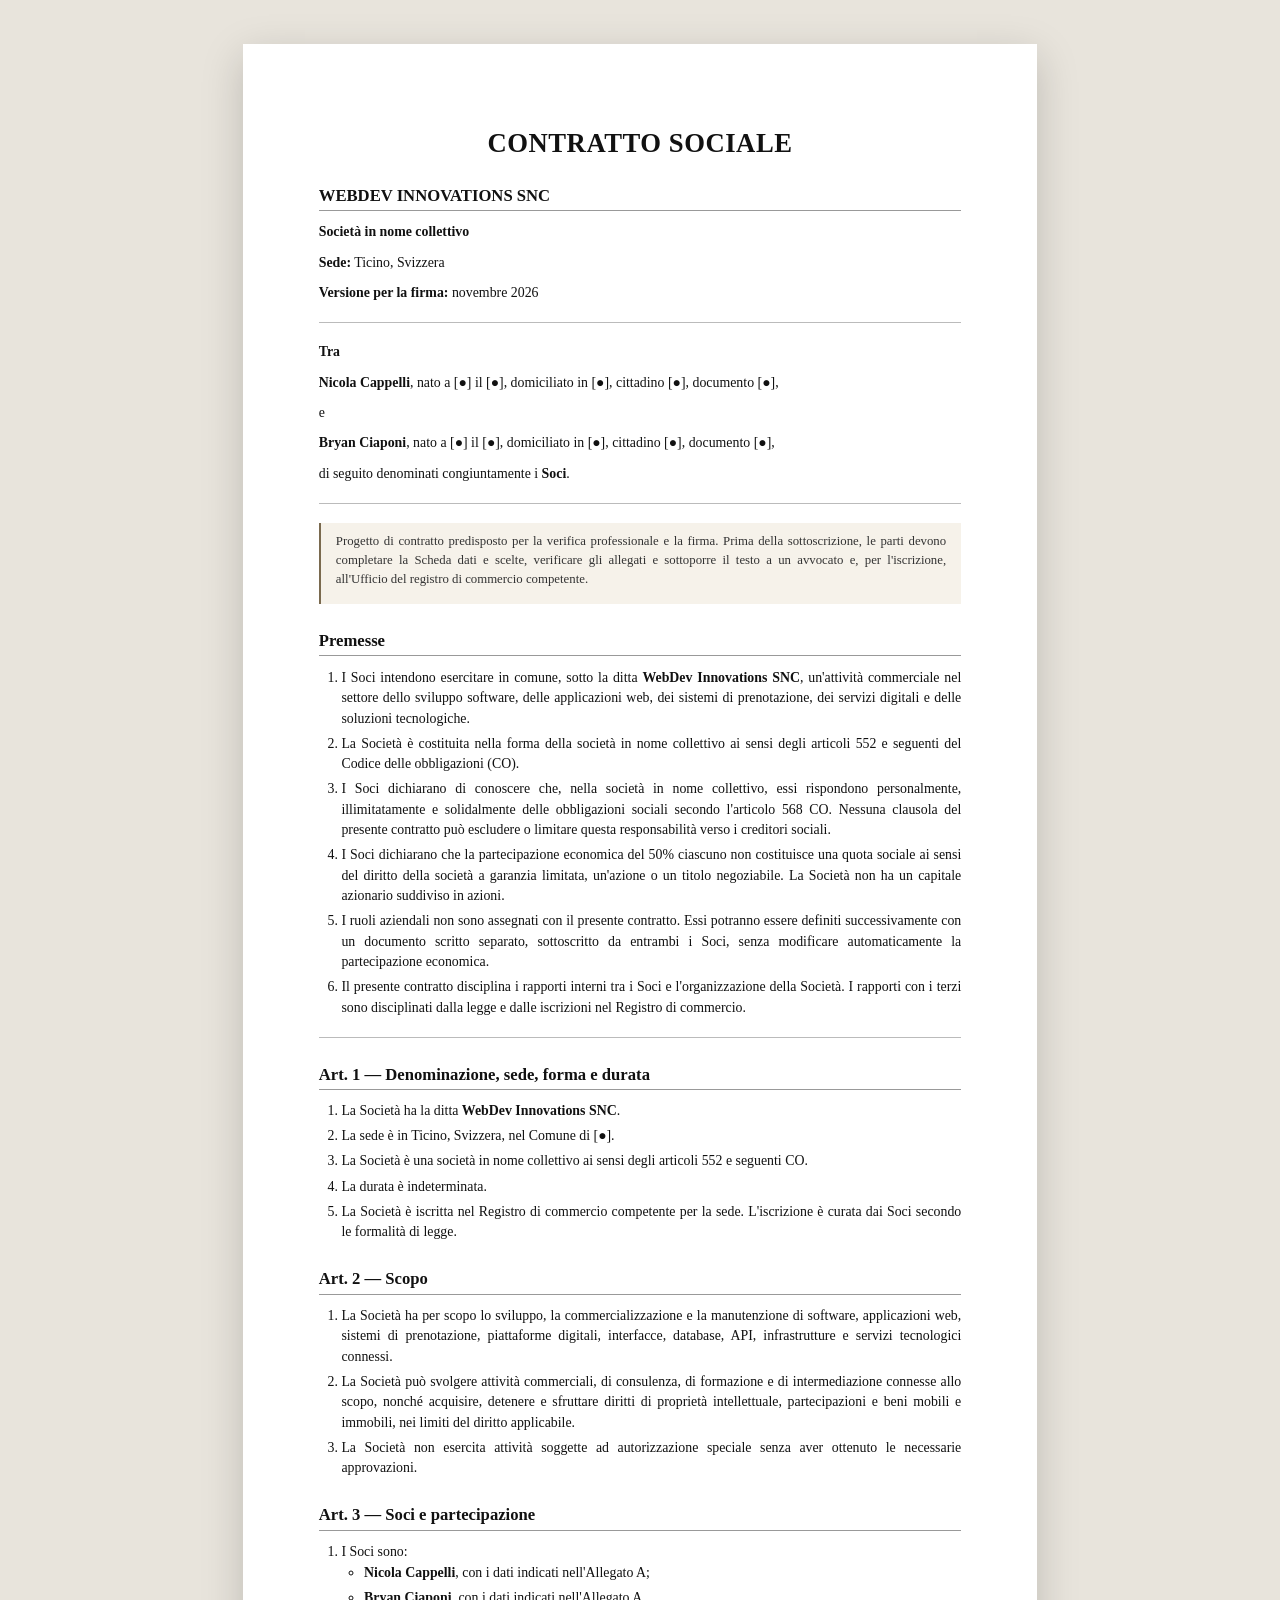
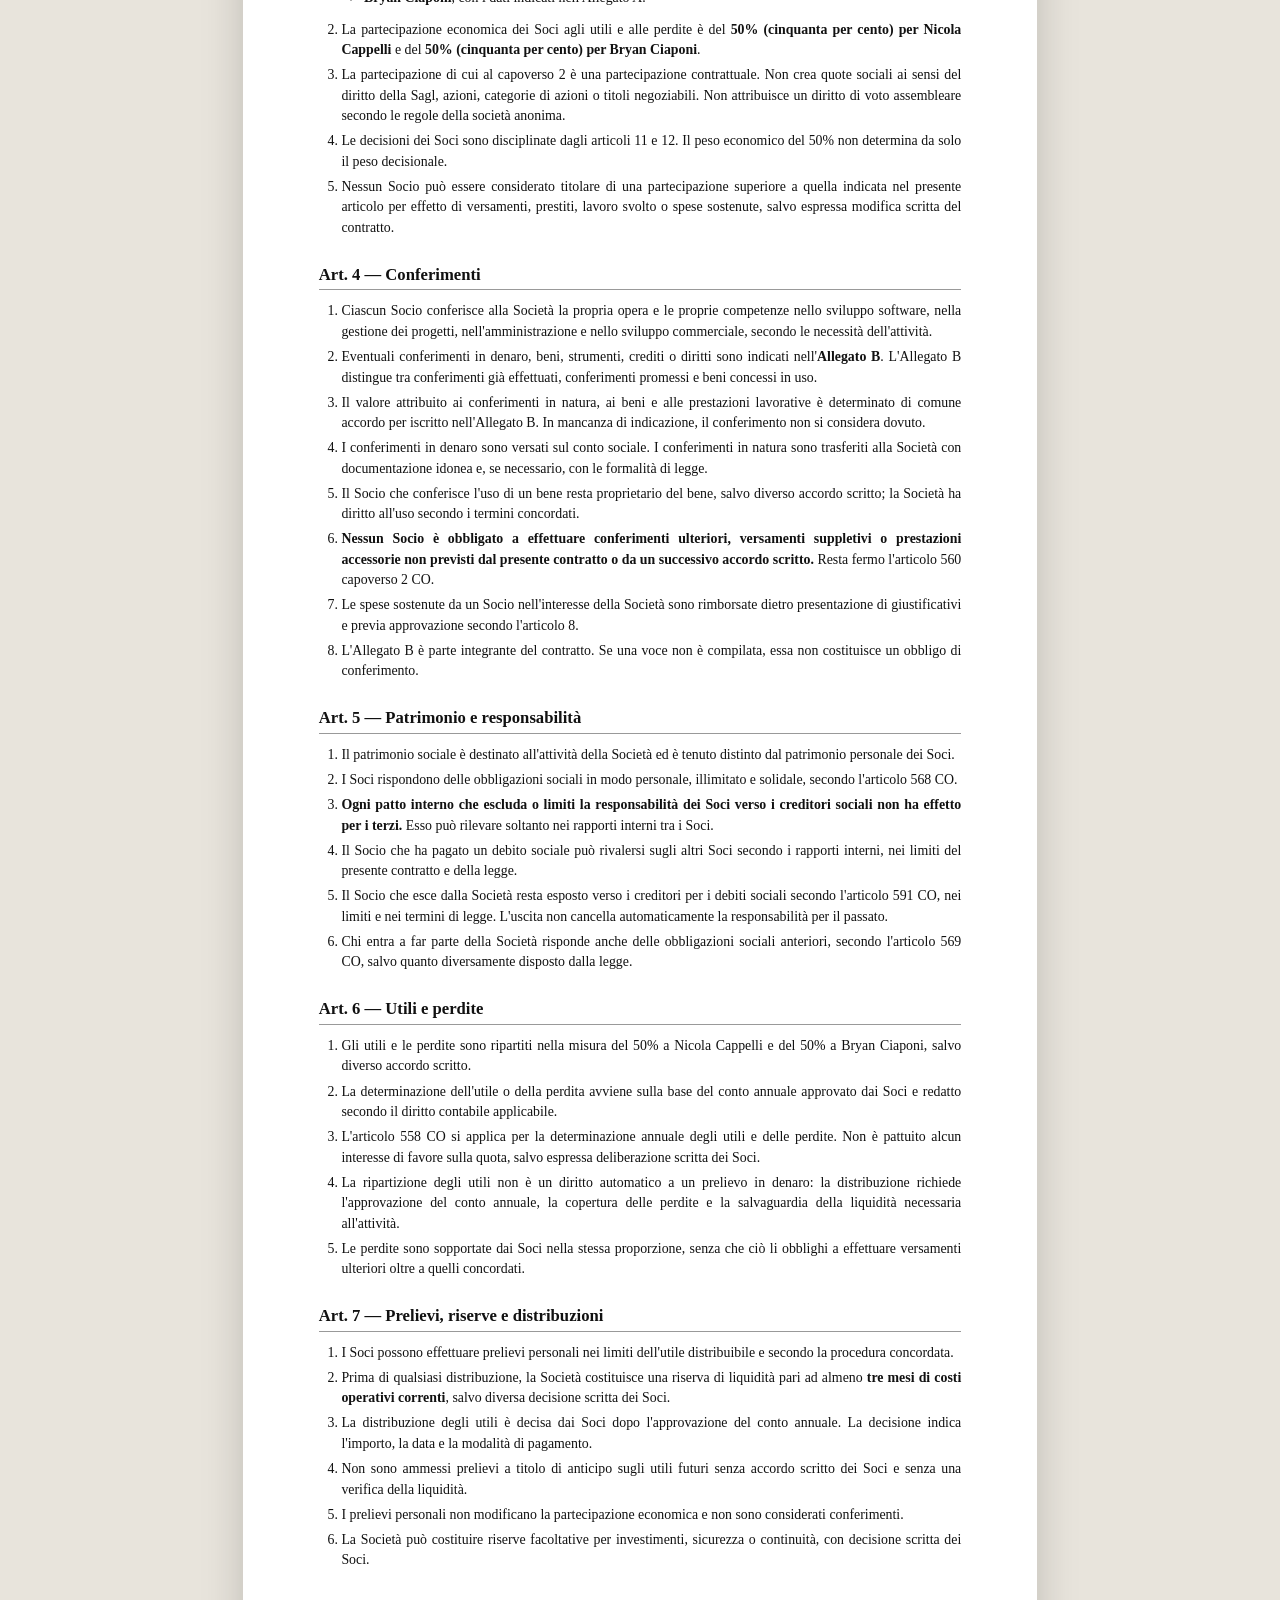
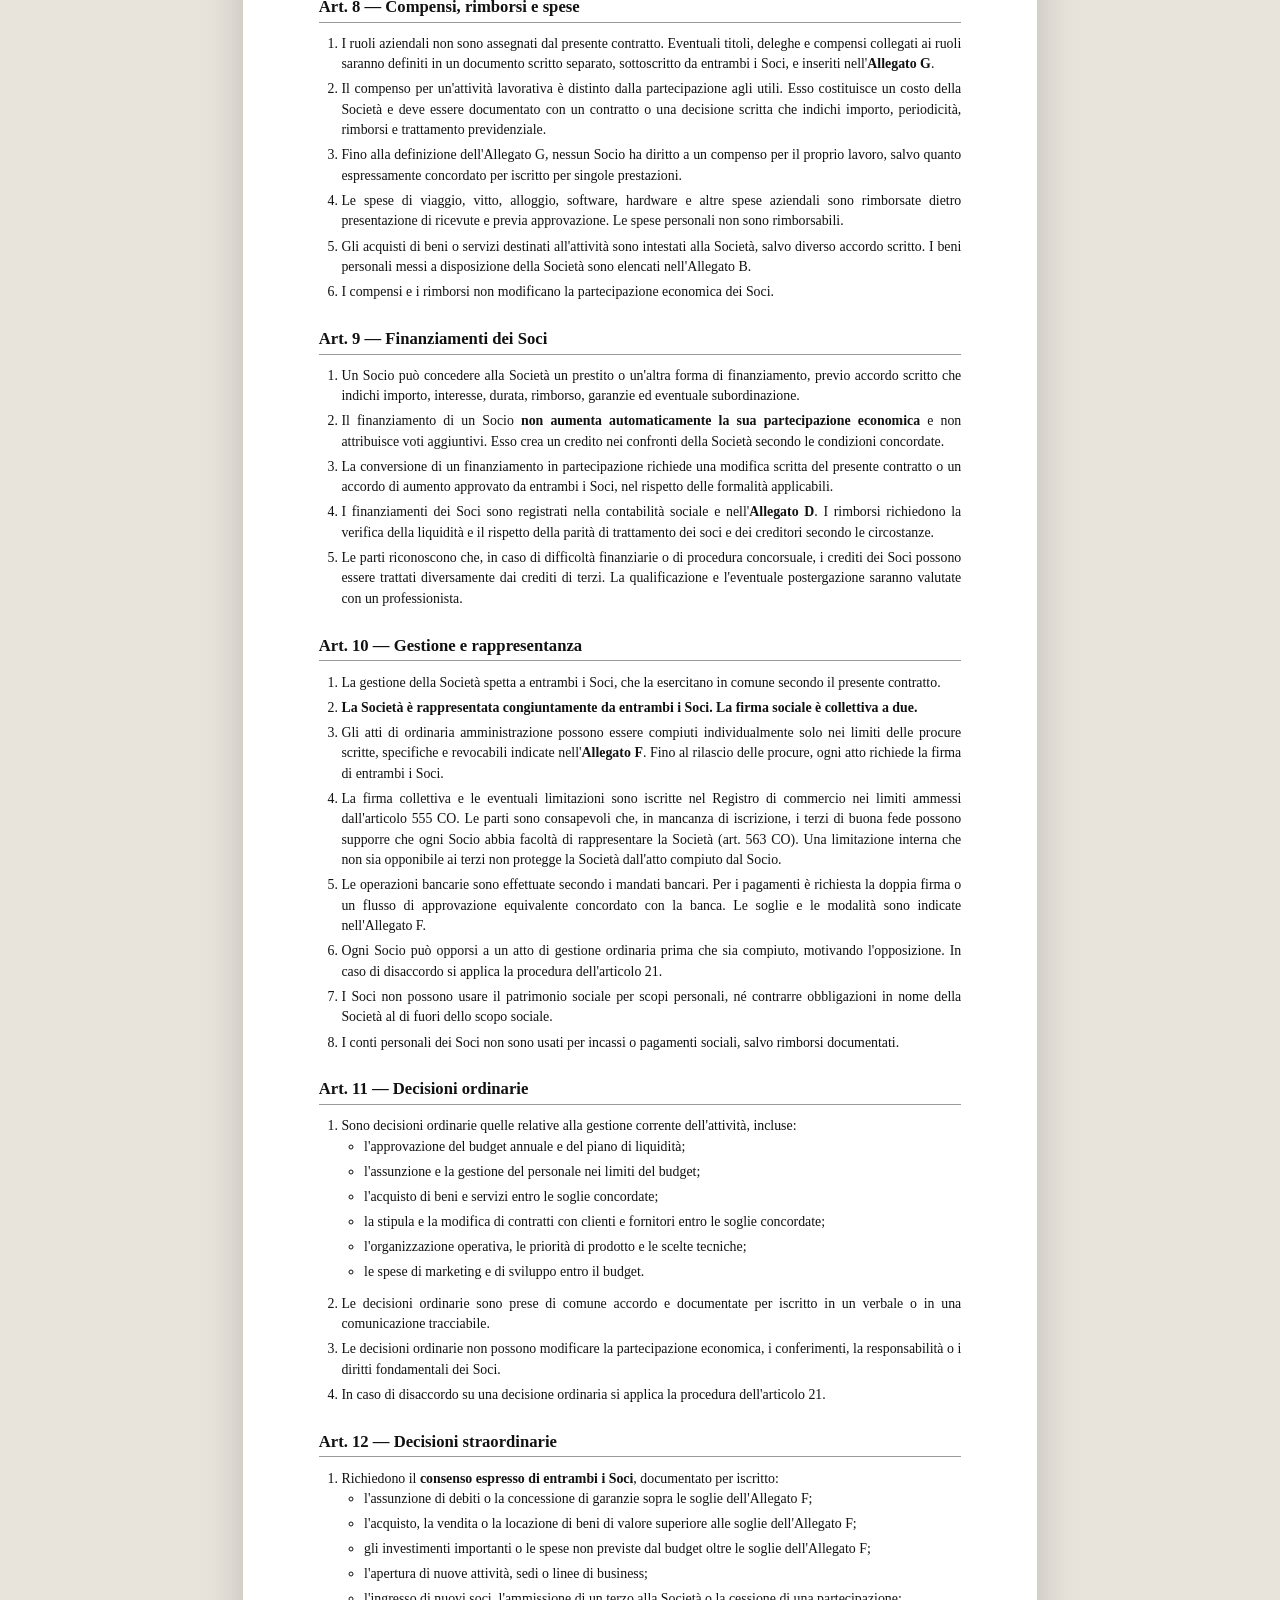
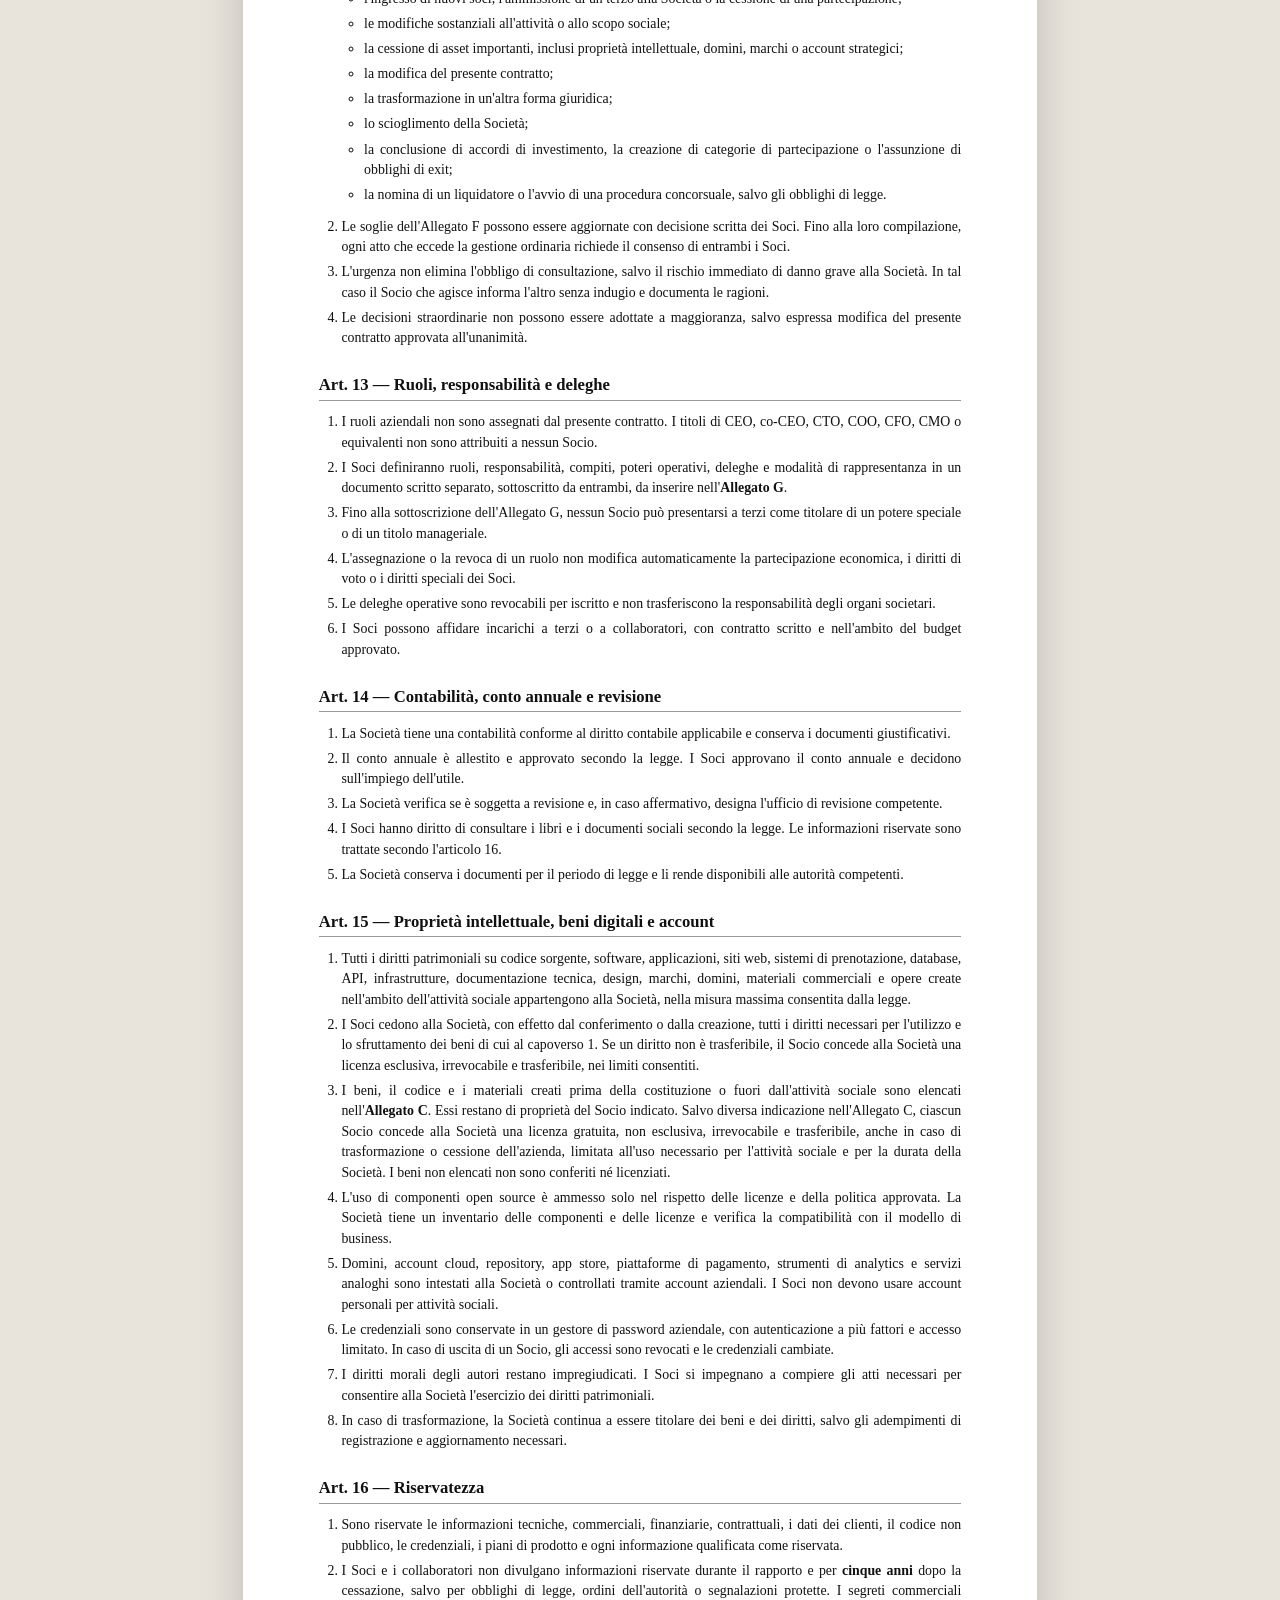
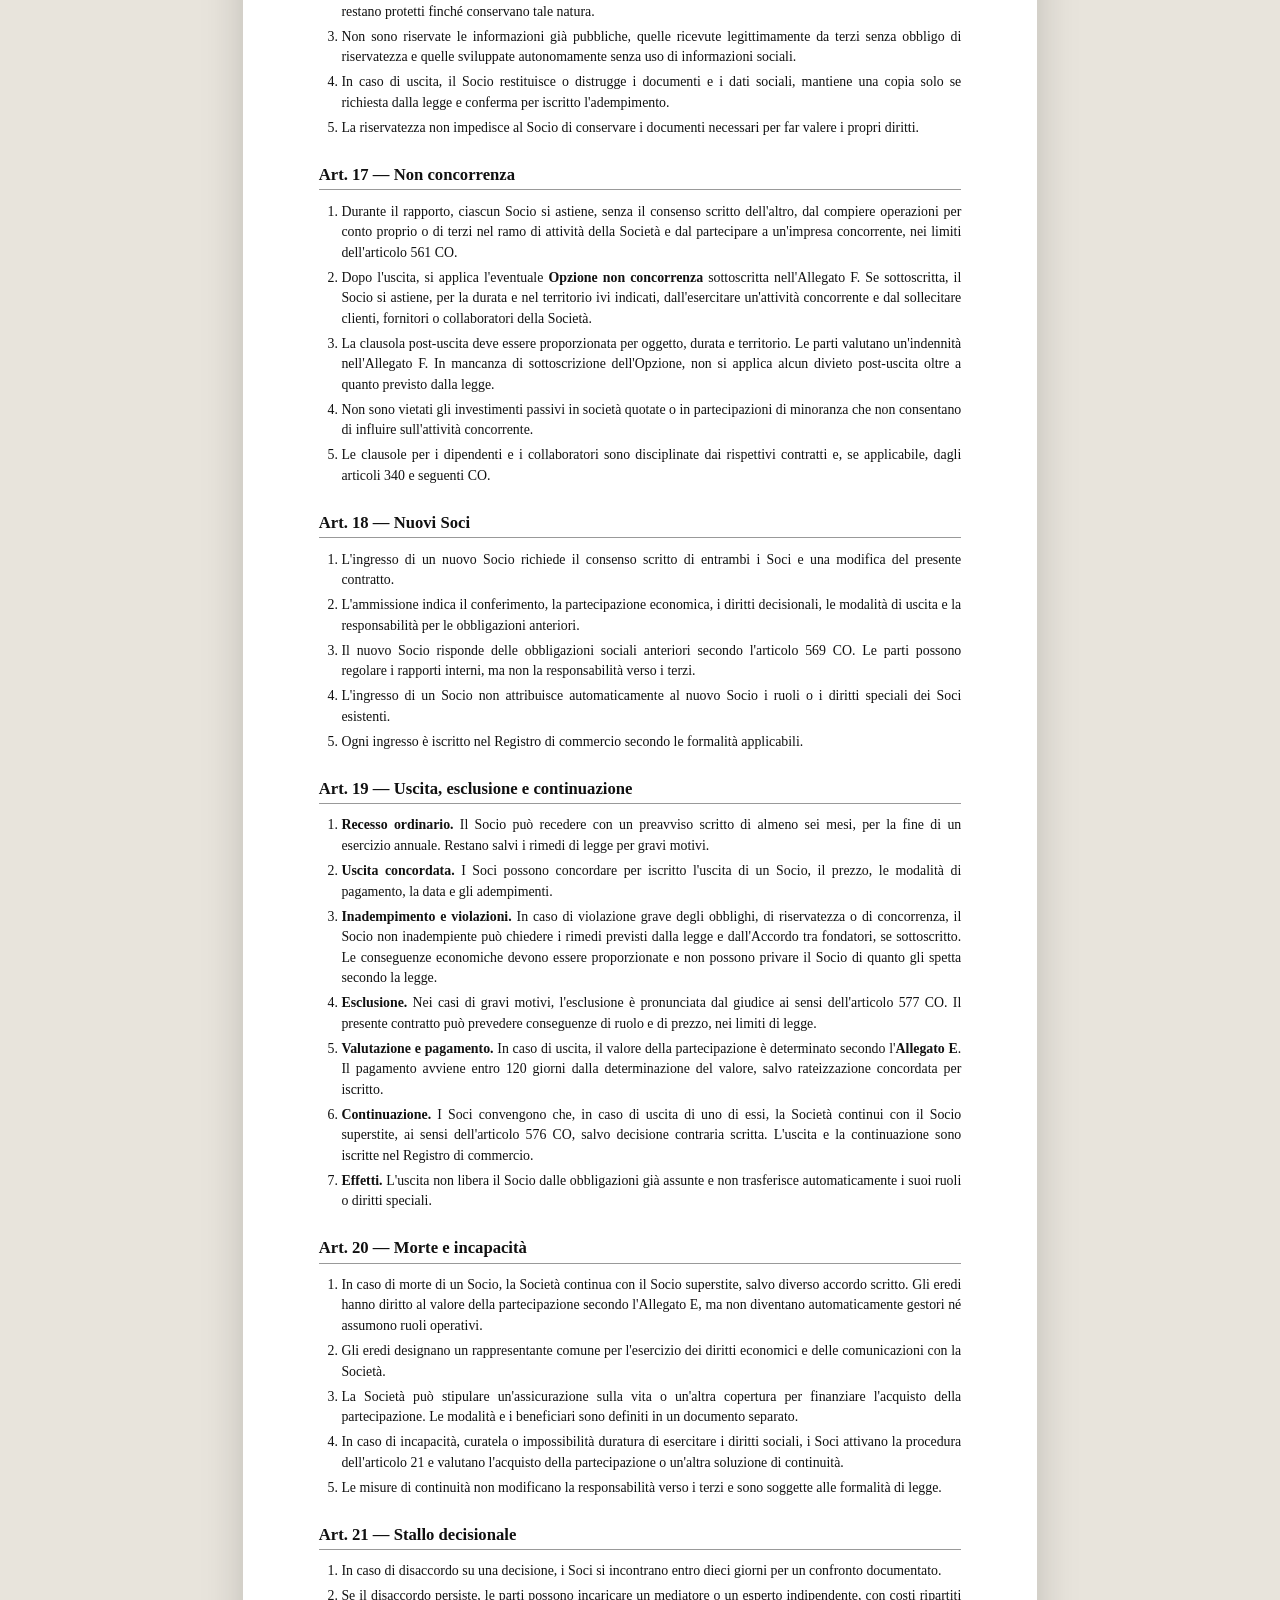
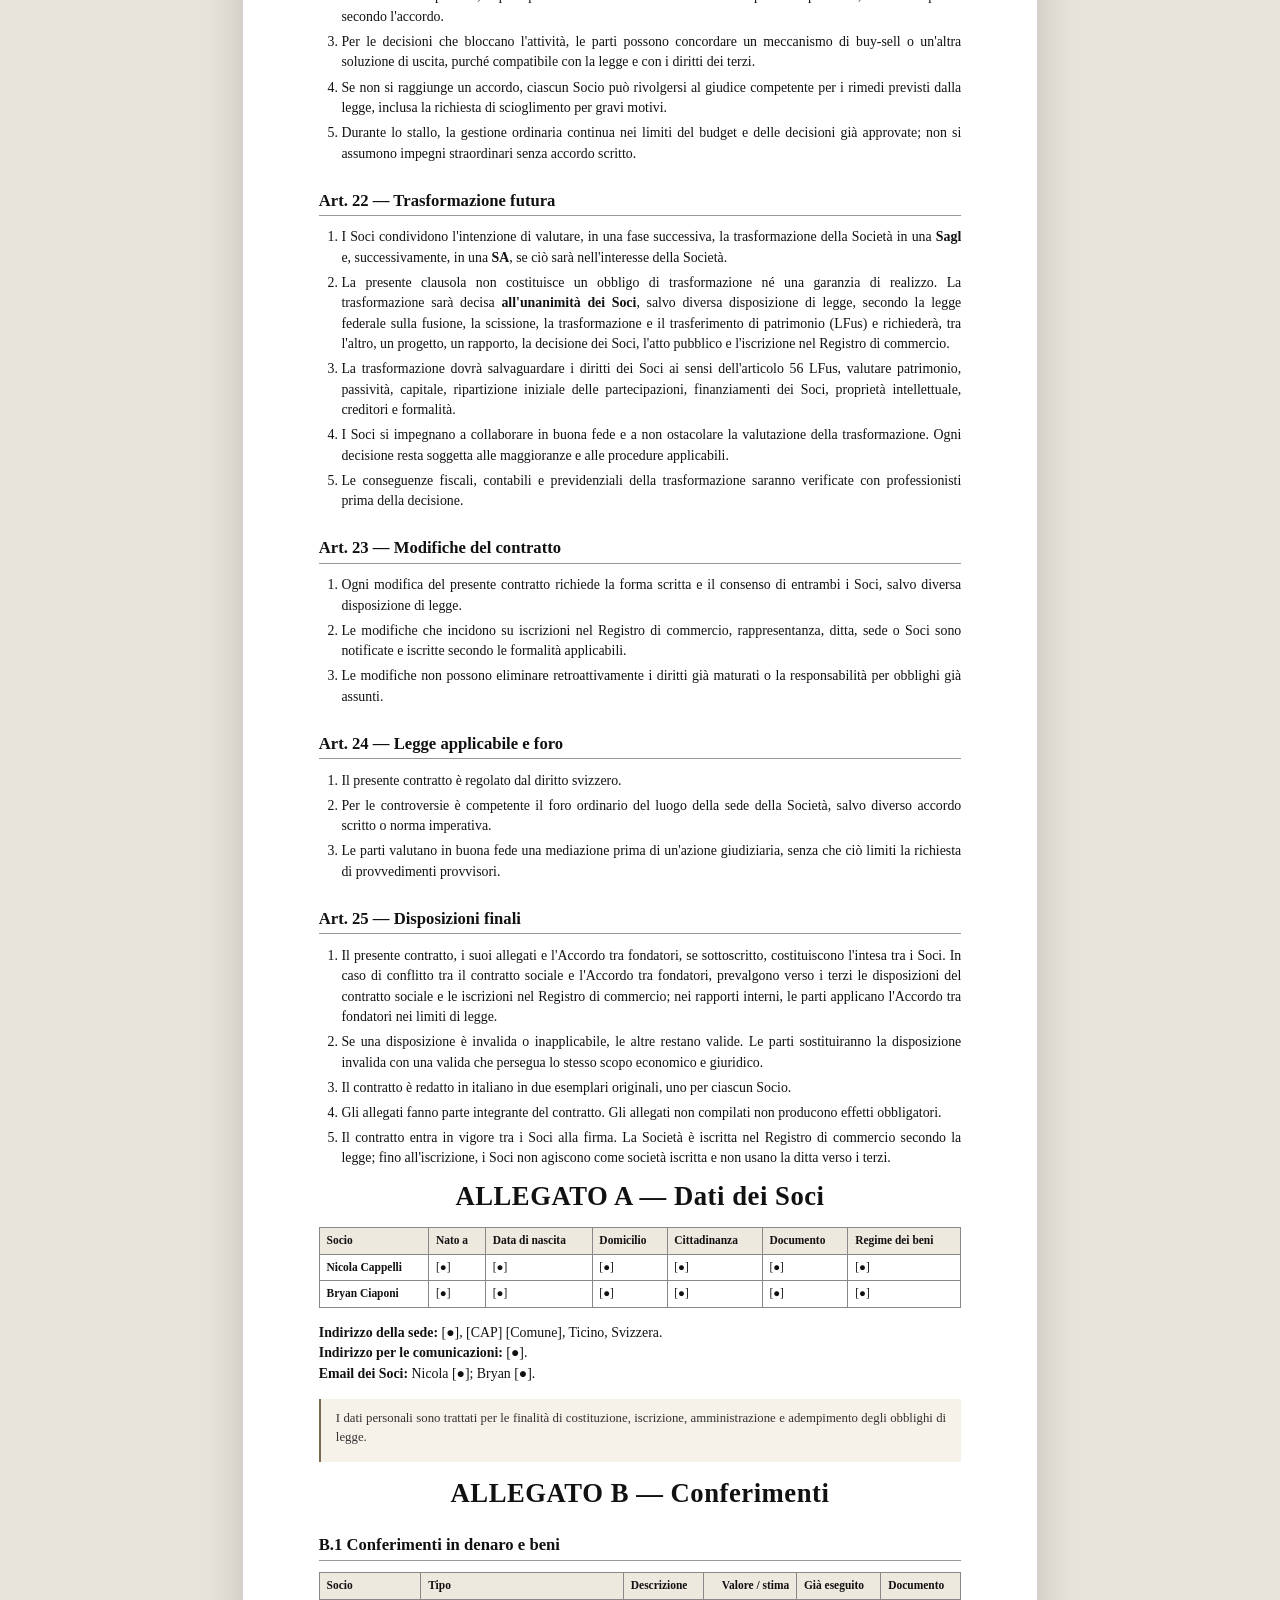
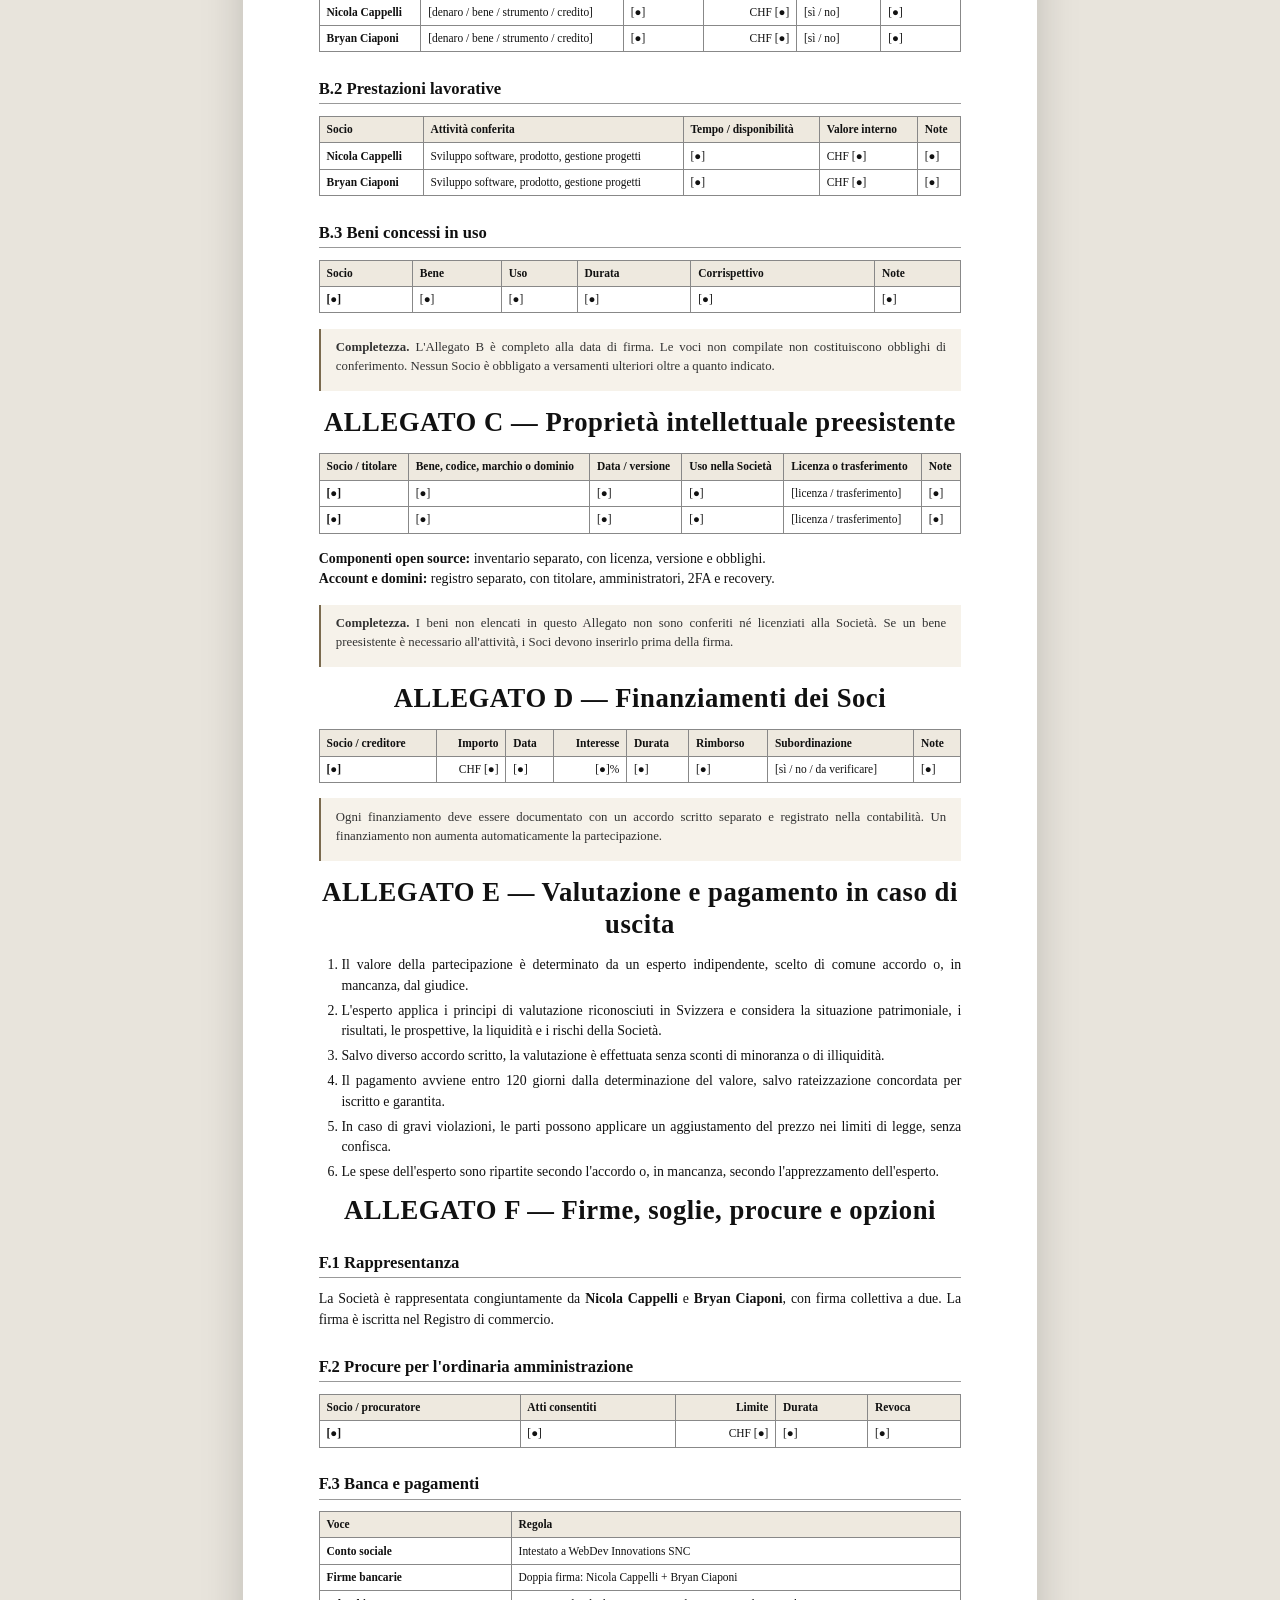
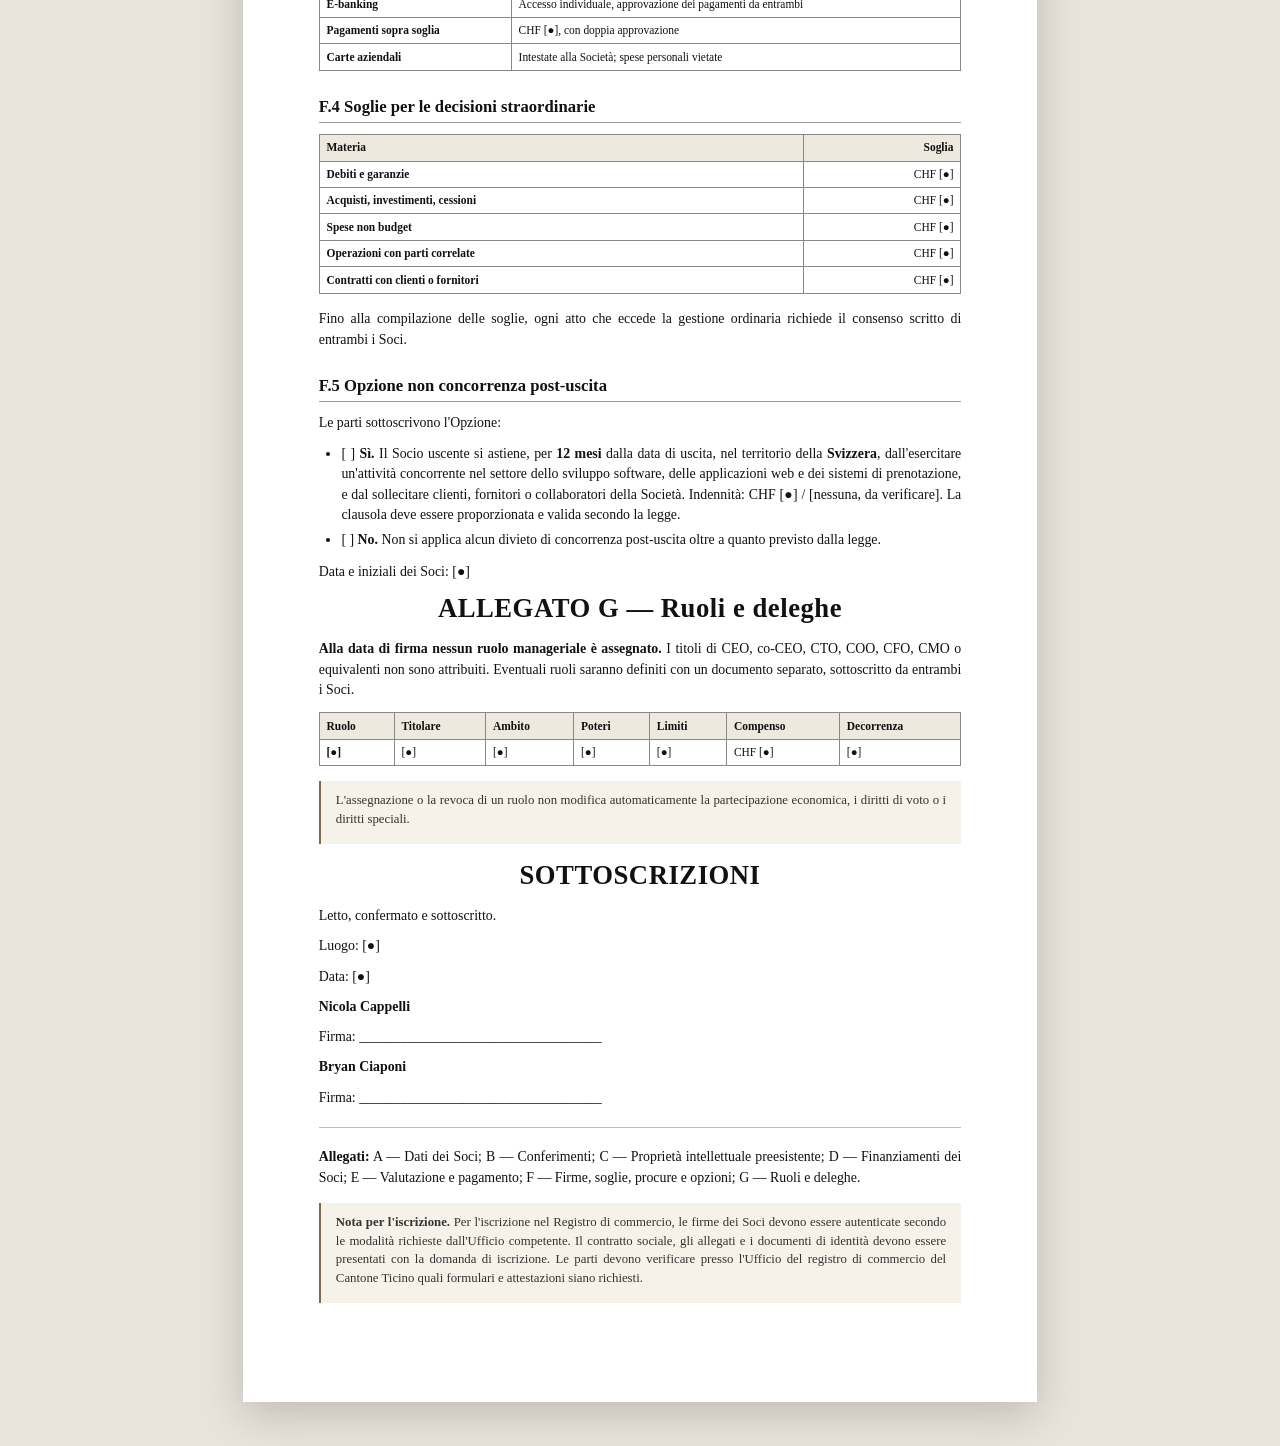
<file: firma/01-CONTRATTO-SOCIALE-SNC.html>
<!DOCTYPE html>
<html lang="it">
<head>
<meta charset="utf-8">
<meta name="viewport" content="width=device-width, initial-scale=1">
<title>Contratto sociale — WebDev Innovations SNC</title>
<style>
@page {
  size: A4;
  margin: 22mm 20mm 22mm 20mm;
  @bottom-center {
    content: "WebDev Innovations SNC · Contratto sociale · " counter(page) " / " counter(pages);
    font-family: Georgia, "Times New Roman", serif;
    font-size: 7.5pt;
    color: #777;
  }
}
* { box-sizing: border-box; }
html, body { margin: 0; padding: 0; }
body {
  font-family: Georgia, "Times New Roman", serif;
  font-size: 10.4pt;
  line-height: 1.48;
  color: #111;
  background: #e8e4dc;
}
.contract {
  background: #fff;
  width: 210mm;
  min-height: 297mm;
  margin: 24px auto;
  padding: 22mm 20mm;
  box-shadow: 0 12px 40px rgba(0,0,0,.18);
}
h1, h2, h3, h4 {
  font-family: Georgia, "Times New Roman", serif;
  color: #111;
  line-height: 1.2;
  break-after: avoid;
  page-break-after: avoid;
}
h1 {
  font-size: 20pt;
  text-align: center;
  margin: 0 0 4mm;
  letter-spacing: .02em;
}
h2 {
  font-size: 12.5pt;
  margin: 7mm 0 3mm;
  padding-bottom: 1.2mm;
  border-bottom: .4pt solid #999;
}
h3 {
  font-size: 11pt;
  margin: 5mm 0 2mm;
}
p { margin: 0 0 2.6mm; text-align: justify; hyphens: auto; }
strong { font-weight: 700; }
em { font-style: italic; }
ul, ol { margin: 0 0 3mm 0; padding-left: 6mm; }
li { margin-bottom: 1.2mm; text-align: justify; }
hr { border: 0; border-top: .4pt solid #bbb; margin: 5mm 0; }
blockquote {
  margin: 4mm 0;
  padding: 2.5mm 4mm;
  border-left: 2pt solid #7a6a4f;
  background: #f6f2ea;
  color: #333;
  font-size: 9.6pt;
  break-inside: avoid;
}
blockquote p { margin-bottom: 1.5mm; }
table {
  width: 100%;
  border-collapse: collapse;
  margin: 3mm 0 4mm;
  font-size: 8.6pt;
  line-height: 1.3;
  break-inside: auto;
}
thead { display: table-header-group; }
tr { break-inside: avoid; page-break-inside: avoid; }
th, td {
  border: .4pt solid #888;
  padding: 1.4mm 1.8mm;
  vertical-align: top;
  text-align: left;
}
th { background: #eee9df; font-weight: 700; }
td:first-child, th:first-child { font-weight: 600; }
.table-wrap { overflow: visible; border: 0; background: transparent; }
.page-break {
  break-before: page;
  page-break-before: always;
  height: 0;
}
.signature {
  margin-top: 14mm;
}
.small { font-size: 9pt; }
.center { text-align: center; }
@media screen {
  body { padding: 20px 0; }
}
@media print {
  body { background: #fff; }
  .contract { width: auto; min-height: 0; margin: 0; padding: 0; box-shadow: none; }
  a { color: #111; text-decoration: none; }
}
</style>
</head>
<body>
<div class="contract">
<h1 id="sec-contratto-sociale-0">CONTRATTO SOCIALE</h1><h2 id="sec-webdev-innovations-snc-0">WEBDEV INNOVATIONS SNC</h2><p><strong>Società in nome collettivo</strong></p><p><strong>Sede:</strong> Ticino, Svizzera</p><p><strong>Versione per la firma:</strong> novembre 2026</p><hr><p><strong>Tra</strong></p><p><strong>Nicola Cappelli</strong>, nato a [●] il [●], domiciliato in [●], cittadino [●], documento [●],</p><p>e</p><p><strong>Bryan Ciaponi</strong>, nato a [●] il [●], domiciliato in [●], cittadino [●], documento [●],</p><p>di seguito denominati congiuntamente i <strong>Soci</strong>.</p><hr><blockquote><p>Progetto di contratto predisposto per la verifica professionale e la firma. Prima della sottoscrizione, le parti devono completare la Scheda dati e scelte, verificare gli allegati e sottoporre il testo a un avvocato e, per l'iscrizione, all'Ufficio del registro di commercio competente.</p></blockquote><div class="page-break"></div><h2 id="sec-premesse-1">Premesse</h2><ol><li>I Soci intendono esercitare in comune, sotto la ditta <strong>WebDev Innovations SNC</strong>, un'attività commerciale nel settore dello sviluppo software, delle applicazioni web, dei sistemi di prenotazione, dei servizi digitali e delle soluzioni tecnologiche.</li><li>La Società è costituita nella forma della società in nome collettivo ai sensi degli articoli 552 e seguenti del Codice delle obbligazioni (CO).</li><li>I Soci dichiarano di conoscere che, nella società in nome collettivo, essi rispondono personalmente, illimitatamente e solidalmente delle obbligazioni sociali secondo l'articolo 568 CO. Nessuna clausola del presente contratto può escludere o limitare questa responsabilità verso i creditori sociali.</li><li>I Soci dichiarano che la partecipazione economica del 50% ciascuno non costituisce una quota sociale ai sensi del diritto della società a garanzia limitata, un'azione o un titolo negoziabile. La Società non ha un capitale azionario suddiviso in azioni.</li><li>I ruoli aziendali non sono assegnati con il presente contratto. Essi potranno essere definiti successivamente con un documento scritto separato, sottoscritto da entrambi i Soci, senza modificare automaticamente la partecipazione economica.</li><li>Il presente contratto disciplina i rapporti interni tra i Soci e l'organizzazione della Società. I rapporti con i terzi sono disciplinati dalla legge e dalle iscrizioni nel Registro di commercio.</li></ol><hr><h2 id="sec-art-1-denominazione-sede-forma-e-durata-2">Art. 1 — Denominazione, sede, forma e durata</h2><ol><li>La Società ha la ditta <strong>WebDev Innovations SNC</strong>.</li><li>La sede è in Ticino, Svizzera, nel Comune di [●].</li><li>La Società è una società in nome collettivo ai sensi degli articoli 552 e seguenti CO.</li><li>La durata è indeterminata.</li><li>La Società è iscritta nel Registro di commercio competente per la sede. L'iscrizione è curata dai Soci secondo le formalità di legge.</li></ol><h2 id="sec-art-2-scopo-3">Art. 2 — Scopo</h2><ol><li>La Società ha per scopo lo sviluppo, la commercializzazione e la manutenzione di software, applicazioni web, sistemi di prenotazione, piattaforme digitali, interfacce, database, API, infrastrutture e servizi tecnologici connessi.</li><li>La Società può svolgere attività commerciali, di consulenza, di formazione e di intermediazione connesse allo scopo, nonché acquisire, detenere e sfruttare diritti di proprietà intellettuale, partecipazioni e beni mobili e immobili, nei limiti del diritto applicabile.</li><li>La Società non esercita attività soggette ad autorizzazione speciale senza aver ottenuto le necessarie approvazioni.</li></ol><h2 id="sec-art-3-soci-e-partecipazione-4">Art. 3 — Soci e partecipazione</h2><ol><li>I Soci sono:<ul><li><strong>Nicola Cappelli</strong>, con i dati indicati nell'Allegato A;</li><li><strong>Bryan Ciaponi</strong>, con i dati indicati nell'Allegato A.</li></ul></li><li>La partecipazione economica dei Soci agli utili e alle perdite è del <strong>50% (cinquanta per cento) per Nicola Cappelli</strong> e del <strong>50% (cinquanta per cento) per Bryan Ciaponi</strong>.</li><li>La partecipazione di cui al capoverso 2 è una partecipazione contrattuale. Non crea quote sociali ai sensi del diritto della Sagl, azioni, categorie di azioni o titoli negoziabili. Non attribuisce un diritto di voto assembleare secondo le regole della società anonima.</li><li>Le decisioni dei Soci sono disciplinate dagli articoli 11 e 12. Il peso economico del 50% non determina da solo il peso decisionale.</li><li>Nessun Socio può essere considerato titolare di una partecipazione superiore a quella indicata nel presente articolo per effetto di versamenti, prestiti, lavoro svolto o spese sostenute, salvo espressa modifica scritta del contratto.</li></ol><h2 id="sec-art-4-conferimenti-5">Art. 4 — Conferimenti</h2><ol><li>Ciascun Socio conferisce alla Società la propria opera e le proprie competenze nello sviluppo software, nella gestione dei progetti, nell'amministrazione e nello sviluppo commerciale, secondo le necessità dell'attività.</li><li>Eventuali conferimenti in denaro, beni, strumenti, crediti o diritti sono indicati nell'<strong>Allegato B</strong>. L'Allegato B distingue tra conferimenti già effettuati, conferimenti promessi e beni concessi in uso.</li><li>Il valore attribuito ai conferimenti in natura, ai beni e alle prestazioni lavorative è determinato di comune accordo per iscritto nell'Allegato B. In mancanza di indicazione, il conferimento non si considera dovuto.</li><li>I conferimenti in denaro sono versati sul conto sociale. I conferimenti in natura sono trasferiti alla Società con documentazione idonea e, se necessario, con le formalità di legge.</li><li>Il Socio che conferisce l'uso di un bene resta proprietario del bene, salvo diverso accordo scritto; la Società ha diritto all'uso secondo i termini concordati.</li><li><strong>Nessun Socio è obbligato a effettuare conferimenti ulteriori, versamenti suppletivi o prestazioni accessorie non previsti dal presente contratto o da un successivo accordo scritto.</strong> Resta fermo l'articolo 560 capoverso 2 CO.</li><li>Le spese sostenute da un Socio nell'interesse della Società sono rimborsate dietro presentazione di giustificativi e previa approvazione secondo l'articolo 8.</li><li>L'Allegato B è parte integrante del contratto. Se una voce non è compilata, essa non costituisce un obbligo di conferimento.</li></ol><h2 id="sec-art-5-patrimonio-e-responsabilità-6">Art. 5 — Patrimonio e responsabilità</h2><ol><li>Il patrimonio sociale è destinato all'attività della Società ed è tenuto distinto dal patrimonio personale dei Soci.</li><li>I Soci rispondono delle obbligazioni sociali in modo personale, illimitato e solidale, secondo l'articolo 568 CO.</li><li><strong>Ogni patto interno che escluda o limiti la responsabilità dei Soci verso i creditori sociali non ha effetto per i terzi.</strong> Esso può rilevare soltanto nei rapporti interni tra i Soci.</li><li>Il Socio che ha pagato un debito sociale può rivalersi sugli altri Soci secondo i rapporti interni, nei limiti del presente contratto e della legge.</li><li>Il Socio che esce dalla Società resta esposto verso i creditori per i debiti sociali secondo l'articolo 591 CO, nei limiti e nei termini di legge. L'uscita non cancella automaticamente la responsabilità per il passato.</li><li>Chi entra a far parte della Società risponde anche delle obbligazioni sociali anteriori, secondo l'articolo 569 CO, salvo quanto diversamente disposto dalla legge.</li></ol><h2 id="sec-art-6-utili-e-perdite-7">Art. 6 — Utili e perdite</h2><ol><li>Gli utili e le perdite sono ripartiti nella misura del 50% a Nicola Cappelli e del 50% a Bryan Ciaponi, salvo diverso accordo scritto.</li><li>La determinazione dell'utile o della perdita avviene sulla base del conto annuale approvato dai Soci e redatto secondo il diritto contabile applicabile.</li><li>L'articolo 558 CO si applica per la determinazione annuale degli utili e delle perdite. Non è pattuito alcun interesse di favore sulla quota, salvo espressa deliberazione scritta dei Soci.</li><li>La ripartizione degli utili non è un diritto automatico a un prelievo in denaro: la distribuzione richiede l'approvazione del conto annuale, la copertura delle perdite e la salvaguardia della liquidità necessaria all'attività.</li><li>Le perdite sono sopportate dai Soci nella stessa proporzione, senza che ciò li obblighi a effettuare versamenti ulteriori oltre a quelli concordati.</li></ol><h2 id="sec-art-7-prelievi-riserve-e-distribuzioni-8">Art. 7 — Prelievi, riserve e distribuzioni</h2><ol><li>I Soci possono effettuare prelievi personali nei limiti dell'utile distribuibile e secondo la procedura concordata.</li><li>Prima di qualsiasi distribuzione, la Società costituisce una riserva di liquidità pari ad almeno <strong>tre mesi di costi operativi correnti</strong>, salvo diversa decisione scritta dei Soci.</li><li>La distribuzione degli utili è decisa dai Soci dopo l'approvazione del conto annuale. La decisione indica l'importo, la data e la modalità di pagamento.</li><li>Non sono ammessi prelievi a titolo di anticipo sugli utili futuri senza accordo scritto dei Soci e senza una verifica della liquidità.</li><li>I prelievi personali non modificano la partecipazione economica e non sono considerati conferimenti.</li><li>La Società può costituire riserve facoltative per investimenti, sicurezza o continuità, con decisione scritta dei Soci.</li></ol><h2 id="sec-art-8-compensi-rimborsi-e-spese-9">Art. 8 — Compensi, rimborsi e spese</h2><ol><li>I ruoli aziendali non sono assegnati dal presente contratto. Eventuali titoli, deleghe e compensi collegati ai ruoli saranno definiti in un documento scritto separato, sottoscritto da entrambi i Soci, e inseriti nell'<strong>Allegato G</strong>.</li><li>Il compenso per un'attività lavorativa è distinto dalla partecipazione agli utili. Esso costituisce un costo della Società e deve essere documentato con un contratto o una decisione scritta che indichi importo, periodicità, rimborsi e trattamento previdenziale.</li><li>Fino alla definizione dell'Allegato G, nessun Socio ha diritto a un compenso per il proprio lavoro, salvo quanto espressamente concordato per iscritto per singole prestazioni.</li><li>Le spese di viaggio, vitto, alloggio, software, hardware e altre spese aziendali sono rimborsate dietro presentazione di ricevute e previa approvazione. Le spese personali non sono rimborsabili.</li><li>Gli acquisti di beni o servizi destinati all'attività sono intestati alla Società, salvo diverso accordo scritto. I beni personali messi a disposizione della Società sono elencati nell'Allegato B.</li><li>I compensi e i rimborsi non modificano la partecipazione economica dei Soci.</li></ol><h2 id="sec-art-9-finanziamenti-dei-soci-10">Art. 9 — Finanziamenti dei Soci</h2><ol><li>Un Socio può concedere alla Società un prestito o un'altra forma di finanziamento, previo accordo scritto che indichi importo, interesse, durata, rimborso, garanzie ed eventuale subordinazione.</li><li>Il finanziamento di un Socio <strong>non aumenta automaticamente la sua partecipazione economica</strong> e non attribuisce voti aggiuntivi. Esso crea un credito nei confronti della Società secondo le condizioni concordate.</li><li>La conversione di un finanziamento in partecipazione richiede una modifica scritta del presente contratto o un accordo di aumento approvato da entrambi i Soci, nel rispetto delle formalità applicabili.</li><li>I finanziamenti dei Soci sono registrati nella contabilità sociale e nell'<strong>Allegato D</strong>. I rimborsi richiedono la verifica della liquidità e il rispetto della parità di trattamento dei soci e dei creditori secondo le circostanze.</li><li>Le parti riconoscono che, in caso di difficoltà finanziarie o di procedura concorsuale, i crediti dei Soci possono essere trattati diversamente dai crediti di terzi. La qualificazione e l'eventuale postergazione saranno valutate con un professionista.</li></ol><h2 id="sec-art-10-gestione-e-rappresentanza-11">Art. 10 — Gestione e rappresentanza</h2><ol><li>La gestione della Società spetta a entrambi i Soci, che la esercitano in comune secondo il presente contratto.</li><li><strong>La Società è rappresentata congiuntamente da entrambi i Soci. La firma sociale è collettiva a due.</strong></li><li>Gli atti di ordinaria amministrazione possono essere compiuti individualmente solo nei limiti delle procure scritte, specifiche e revocabili indicate nell'<strong>Allegato F</strong>. Fino al rilascio delle procure, ogni atto richiede la firma di entrambi i Soci.</li><li>La firma collettiva e le eventuali limitazioni sono iscritte nel Registro di commercio nei limiti ammessi dall'articolo 555 CO. Le parti sono consapevoli che, in mancanza di iscrizione, i terzi di buona fede possono supporre che ogni Socio abbia facoltà di rappresentare la Società (art. 563 CO). Una limitazione interna che non sia opponibile ai terzi non protegge la Società dall'atto compiuto dal Socio.</li><li>Le operazioni bancarie sono effettuate secondo i mandati bancari. Per i pagamenti è richiesta la doppia firma o un flusso di approvazione equivalente concordato con la banca. Le soglie e le modalità sono indicate nell'Allegato F.</li><li>Ogni Socio può opporsi a un atto di gestione ordinaria prima che sia compiuto, motivando l'opposizione. In caso di disaccordo si applica la procedura dell'articolo 21.</li><li>I Soci non possono usare il patrimonio sociale per scopi personali, né contrarre obbligazioni in nome della Società al di fuori dello scopo sociale.</li><li>I conti personali dei Soci non sono usati per incassi o pagamenti sociali, salvo rimborsi documentati.</li></ol><h2 id="sec-art-11-decisioni-ordinarie-12">Art. 11 — Decisioni ordinarie</h2><ol><li>Sono decisioni ordinarie quelle relative alla gestione corrente dell'attività, incluse:<ul><li>l'approvazione del budget annuale e del piano di liquidità;</li><li>l'assunzione e la gestione del personale nei limiti del budget;</li><li>l'acquisto di beni e servizi entro le soglie concordate;</li><li>la stipula e la modifica di contratti con clienti e fornitori entro le soglie concordate;</li><li>l'organizzazione operativa, le priorità di prodotto e le scelte tecniche;</li><li>le spese di marketing e di sviluppo entro il budget.</li></ul></li><li>Le decisioni ordinarie sono prese di comune accordo e documentate per iscritto in un verbale o in una comunicazione tracciabile.</li><li>Le decisioni ordinarie non possono modificare la partecipazione economica, i conferimenti, la responsabilità o i diritti fondamentali dei Soci.</li><li>In caso di disaccordo su una decisione ordinaria si applica la procedura dell'articolo 21.</li></ol><h2 id="sec-art-12-decisioni-straordinarie-13">Art. 12 — Decisioni straordinarie</h2><ol><li>Richiedono il <strong>consenso espresso di entrambi i Soci</strong>, documentato per iscritto:<ul><li>l'assunzione di debiti o la concessione di garanzie sopra le soglie dell'Allegato F;</li><li>l'acquisto, la vendita o la locazione di beni di valore superiore alle soglie dell'Allegato F;</li><li>gli investimenti importanti o le spese non previste dal budget oltre le soglie dell'Allegato F;</li><li>l'apertura di nuove attività, sedi o linee di business;</li><li>l'ingresso di nuovi soci, l'ammissione di un terzo alla Società o la cessione di una partecipazione;</li><li>le modifiche sostanziali all'attività o allo scopo sociale;</li><li>la cessione di asset importanti, inclusi proprietà intellettuale, domini, marchi o account strategici;</li><li>la modifica del presente contratto;</li><li>la trasformazione in un'altra forma giuridica;</li><li>lo scioglimento della Società;</li><li>la conclusione di accordi di investimento, la creazione di categorie di partecipazione o l'assunzione di obblighi di exit;</li><li>la nomina di un liquidatore o l'avvio di una procedura concorsuale, salvo gli obblighi di legge.</li></ul></li><li>Le soglie dell'Allegato F possono essere aggiornate con decisione scritta dei Soci. Fino alla loro compilazione, ogni atto che eccede la gestione ordinaria richiede il consenso di entrambi i Soci.</li><li>L'urgenza non elimina l'obbligo di consultazione, salvo il rischio immediato di danno grave alla Società. In tal caso il Socio che agisce informa l'altro senza indugio e documenta le ragioni.</li><li>Le decisioni straordinarie non possono essere adottate a maggioranza, salvo espressa modifica del presente contratto approvata all'unanimità.</li></ol><h2 id="sec-art-13-ruoli-responsabilità-e-deleghe-14">Art. 13 — Ruoli, responsabilità e deleghe</h2><ol><li>I ruoli aziendali non sono assegnati dal presente contratto. I titoli di CEO, co-CEO, CTO, COO, CFO, CMO o equivalenti non sono attribuiti a nessun Socio.</li><li>I Soci definiranno ruoli, responsabilità, compiti, poteri operativi, deleghe e modalità di rappresentanza in un documento scritto separato, sottoscritto da entrambi, da inserire nell'<strong>Allegato G</strong>.</li><li>Fino alla sottoscrizione dell'Allegato G, nessun Socio può presentarsi a terzi come titolare di un potere speciale o di un titolo manageriale.</li><li>L'assegnazione o la revoca di un ruolo non modifica automaticamente la partecipazione economica, i diritti di voto o i diritti speciali dei Soci.</li><li>Le deleghe operative sono revocabili per iscritto e non trasferiscono la responsabilità degli organi societari.</li><li>I Soci possono affidare incarichi a terzi o a collaboratori, con contratto scritto e nell'ambito del budget approvato.</li></ol><h2 id="sec-art-14-contabilità-conto-annuale-e-revisione-15">Art. 14 — Contabilità, conto annuale e revisione</h2><ol><li>La Società tiene una contabilità conforme al diritto contabile applicabile e conserva i documenti giustificativi.</li><li>Il conto annuale è allestito e approvato secondo la legge. I Soci approvano il conto annuale e decidono sull'impiego dell'utile.</li><li>La Società verifica se è soggetta a revisione e, in caso affermativo, designa l'ufficio di revisione competente.</li><li>I Soci hanno diritto di consultare i libri e i documenti sociali secondo la legge. Le informazioni riservate sono trattate secondo l'articolo 16.</li><li>La Società conserva i documenti per il periodo di legge e li rende disponibili alle autorità competenti.</li></ol><h2 id="sec-art-15-proprietà-intellettuale-beni-digitali-e-account-16">Art. 15 — Proprietà intellettuale, beni digitali e account</h2><ol><li>Tutti i diritti patrimoniali su codice sorgente, software, applicazioni, siti web, sistemi di prenotazione, database, API, infrastrutture, documentazione tecnica, design, marchi, domini, materiali commerciali e opere create nell'ambito dell'attività sociale appartengono alla Società, nella misura massima consentita dalla legge.</li><li>I Soci cedono alla Società, con effetto dal conferimento o dalla creazione, tutti i diritti necessari per l'utilizzo e lo sfruttamento dei beni di cui al capoverso 1. Se un diritto non è trasferibile, il Socio concede alla Società una licenza esclusiva, irrevocabile e trasferibile, nei limiti consentiti.</li><li>I beni, il codice e i materiali creati prima della costituzione o fuori dall'attività sociale sono elencati nell'<strong>Allegato C</strong>. Essi restano di proprietà del Socio indicato. Salvo diversa indicazione nell'Allegato C, ciascun Socio concede alla Società una licenza gratuita, non esclusiva, irrevocabile e trasferibile, anche in caso di trasformazione o cessione dell'azienda, limitata all'uso necessario per l'attività sociale e per la durata della Società. I beni non elencati non sono conferiti né licenziati.</li><li>L'uso di componenti open source è ammesso solo nel rispetto delle licenze e della politica approvata. La Società tiene un inventario delle componenti e delle licenze e verifica la compatibilità con il modello di business.</li><li>Domini, account cloud, repository, app store, piattaforme di pagamento, strumenti di analytics e servizi analoghi sono intestati alla Società o controllati tramite account aziendali. I Soci non devono usare account personali per attività sociali.</li><li>Le credenziali sono conservate in un gestore di password aziendale, con autenticazione a più fattori e accesso limitato. In caso di uscita di un Socio, gli accessi sono revocati e le credenziali cambiate.</li><li>I diritti morali degli autori restano impregiudicati. I Soci si impegnano a compiere gli atti necessari per consentire alla Società l'esercizio dei diritti patrimoniali.</li><li>In caso di trasformazione, la Società continua a essere titolare dei beni e dei diritti, salvo gli adempimenti di registrazione e aggiornamento necessari.</li></ol><h2 id="sec-art-16-riservatezza-17">Art. 16 — Riservatezza</h2><ol><li>Sono riservate le informazioni tecniche, commerciali, finanziarie, contrattuali, i dati dei clienti, il codice non pubblico, le credenziali, i piani di prodotto e ogni informazione qualificata come riservata.</li><li>I Soci e i collaboratori non divulgano informazioni riservate durante il rapporto e per <strong>cinque anni</strong> dopo la cessazione, salvo per obblighi di legge, ordini dell'autorità o segnalazioni protette. I segreti commerciali restano protetti finché conservano tale natura.</li><li>Non sono riservate le informazioni già pubbliche, quelle ricevute legittimamente da terzi senza obbligo di riservatezza e quelle sviluppate autonomamente senza uso di informazioni sociali.</li><li>In caso di uscita, il Socio restituisce o distrugge i documenti e i dati sociali, mantiene una copia solo se richiesta dalla legge e conferma per iscritto l'adempimento.</li><li>La riservatezza non impedisce al Socio di conservare i documenti necessari per far valere i propri diritti.</li></ol><h2 id="sec-art-17-non-concorrenza-18">Art. 17 — Non concorrenza</h2><ol><li>Durante il rapporto, ciascun Socio si astiene, senza il consenso scritto dell'altro, dal compiere operazioni per conto proprio o di terzi nel ramo di attività della Società e dal partecipare a un'impresa concorrente, nei limiti dell'articolo 561 CO.</li><li>Dopo l'uscita, si applica l'eventuale <strong>Opzione non concorrenza</strong> sottoscritta nell'Allegato F. Se sottoscritta, il Socio si astiene, per la durata e nel territorio ivi indicati, dall'esercitare un'attività concorrente e dal sollecitare clienti, fornitori o collaboratori della Società.</li><li>La clausola post-uscita deve essere proporzionata per oggetto, durata e territorio. Le parti valutano un'indennità nell'Allegato F. In mancanza di sottoscrizione dell'Opzione, non si applica alcun divieto post-uscita oltre a quanto previsto dalla legge.</li><li>Non sono vietati gli investimenti passivi in società quotate o in partecipazioni di minoranza che non consentano di influire sull'attività concorrente.</li><li>Le clausole per i dipendenti e i collaboratori sono disciplinate dai rispettivi contratti e, se applicabile, dagli articoli 340 e seguenti CO.</li></ol><h2 id="sec-art-18-nuovi-soci-19">Art. 18 — Nuovi Soci</h2><ol><li>L'ingresso di un nuovo Socio richiede il consenso scritto di entrambi i Soci e una modifica del presente contratto.</li><li>L'ammissione indica il conferimento, la partecipazione economica, i diritti decisionali, le modalità di uscita e la responsabilità per le obbligazioni anteriori.</li><li>Il nuovo Socio risponde delle obbligazioni sociali anteriori secondo l'articolo 569 CO. Le parti possono regolare i rapporti interni, ma non la responsabilità verso i terzi.</li><li>L'ingresso di un Socio non attribuisce automaticamente al nuovo Socio i ruoli o i diritti speciali dei Soci esistenti.</li><li>Ogni ingresso è iscritto nel Registro di commercio secondo le formalità applicabili.</li></ol><h2 id="sec-art-19-uscita-esclusione-e-continuazione-20">Art. 19 — Uscita, esclusione e continuazione</h2><ol><li><strong>Recesso ordinario.</strong> Il Socio può recedere con un preavviso scritto di almeno sei mesi, per la fine di un esercizio annuale. Restano salvi i rimedi di legge per gravi motivi.</li><li><strong>Uscita concordata.</strong> I Soci possono concordare per iscritto l'uscita di un Socio, il prezzo, le modalità di pagamento, la data e gli adempimenti.</li><li><strong>Inadempimento e violazioni.</strong> In caso di violazione grave degli obblighi, di riservatezza o di concorrenza, il Socio non inadempiente può chiedere i rimedi previsti dalla legge e dall'Accordo tra fondatori, se sottoscritto. Le conseguenze economiche devono essere proporzionate e non possono privare il Socio di quanto gli spetta secondo la legge.</li><li><strong>Esclusione.</strong> Nei casi di gravi motivi, l'esclusione è pronunciata dal giudice ai sensi dell'articolo 577 CO. Il presente contratto può prevedere conseguenze di ruolo e di prezzo, nei limiti di legge.</li><li><strong>Valutazione e pagamento.</strong> In caso di uscita, il valore della partecipazione è determinato secondo l'<strong>Allegato E</strong>. Il pagamento avviene entro 120 giorni dalla determinazione del valore, salvo rateizzazione concordata per iscritto.</li><li><strong>Continuazione.</strong> I Soci convengono che, in caso di uscita di uno di essi, la Società continui con il Socio superstite, ai sensi dell'articolo 576 CO, salvo decisione contraria scritta. L'uscita e la continuazione sono iscritte nel Registro di commercio.</li><li><strong>Effetti.</strong> L'uscita non libera il Socio dalle obbligazioni già assunte e non trasferisce automaticamente i suoi ruoli o diritti speciali.</li></ol><h2 id="sec-art-20-morte-e-incapacità-21">Art. 20 — Morte e incapacità</h2><ol><li>In caso di morte di un Socio, la Società continua con il Socio superstite, salvo diverso accordo scritto. Gli eredi hanno diritto al valore della partecipazione secondo l'Allegato E, ma non diventano automaticamente gestori né assumono ruoli operativi.</li><li>Gli eredi designano un rappresentante comune per l'esercizio dei diritti economici e delle comunicazioni con la Società.</li><li>La Società può stipulare un'assicurazione sulla vita o un'altra copertura per finanziare l'acquisto della partecipazione. Le modalità e i beneficiari sono definiti in un documento separato.</li><li>In caso di incapacità, curatela o impossibilità duratura di esercitare i diritti sociali, i Soci attivano la procedura dell'articolo 21 e valutano l'acquisto della partecipazione o un'altra soluzione di continuità.</li><li>Le misure di continuità non modificano la responsabilità verso i terzi e sono soggette alle formalità di legge.</li></ol><h2 id="sec-art-21-stallo-decisionale-22">Art. 21 — Stallo decisionale</h2><ol><li>In caso di disaccordo su una decisione, i Soci si incontrano entro dieci giorni per un confronto documentato.</li><li>Se il disaccordo persiste, le parti possono incaricare un mediatore o un esperto indipendente, con costi ripartiti secondo l'accordo.</li><li>Per le decisioni che bloccano l'attività, le parti possono concordare un meccanismo di buy-sell o un'altra soluzione di uscita, purché compatibile con la legge e con i diritti dei terzi.</li><li>Se non si raggiunge un accordo, ciascun Socio può rivolgersi al giudice competente per i rimedi previsti dalla legge, inclusa la richiesta di scioglimento per gravi motivi.</li><li>Durante lo stallo, la gestione ordinaria continua nei limiti del budget e delle decisioni già approvate; non si assumono impegni straordinari senza accordo scritto.</li></ol><h2 id="sec-art-22-trasformazione-futura-23">Art. 22 — Trasformazione futura</h2><ol><li>I Soci condividono l'intenzione di valutare, in una fase successiva, la trasformazione della Società in una <strong>Sagl</strong> e, successivamente, in una <strong>SA</strong>, se ciò sarà nell'interesse della Società.</li><li>La presente clausola non costituisce un obbligo di trasformazione né una garanzia di realizzo. La trasformazione sarà decisa <strong>all'unanimità dei Soci</strong>, salvo diversa disposizione di legge, secondo la legge federale sulla fusione, la scissione, la trasformazione e il trasferimento di patrimonio (LFus) e richiederà, tra l'altro, un progetto, un rapporto, la decisione dei Soci, l'atto pubblico e l'iscrizione nel Registro di commercio.</li><li>La trasformazione dovrà salvaguardare i diritti dei Soci ai sensi dell'articolo 56 LFus, valutare patrimonio, passività, capitale, ripartizione iniziale delle partecipazioni, finanziamenti dei Soci, proprietà intellettuale, creditori e formalità.</li><li>I Soci si impegnano a collaborare in buona fede e a non ostacolare la valutazione della trasformazione. Ogni decisione resta soggetta alle maggioranze e alle procedure applicabili.</li><li>Le conseguenze fiscali, contabili e previdenziali della trasformazione saranno verificate con professionisti prima della decisione.</li></ol><h2 id="sec-art-23-modifiche-del-contratto-24">Art. 23 — Modifiche del contratto</h2><ol><li>Ogni modifica del presente contratto richiede la forma scritta e il consenso di entrambi i Soci, salvo diversa disposizione di legge.</li><li>Le modifiche che incidono su iscrizioni nel Registro di commercio, rappresentanza, ditta, sede o Soci sono notificate e iscritte secondo le formalità applicabili.</li><li>Le modifiche non possono eliminare retroattivamente i diritti già maturati o la responsabilità per obblighi già assunti.</li></ol><h2 id="sec-art-24-legge-applicabile-e-foro-25">Art. 24 — Legge applicabile e foro</h2><ol><li>Il presente contratto è regolato dal diritto svizzero.</li><li>Per le controversie è competente il foro ordinario del luogo della sede della Società, salvo diverso accordo scritto o norma imperativa.</li><li>Le parti valutano in buona fede una mediazione prima di un'azione giudiziaria, senza che ciò limiti la richiesta di provvedimenti provvisori.</li></ol><h2 id="sec-art-25-disposizioni-finali-26">Art. 25 — Disposizioni finali</h2><ol><li>Il presente contratto, i suoi allegati e l'Accordo tra fondatori, se sottoscritto, costituiscono l'intesa tra i Soci. In caso di conflitto tra il contratto sociale e l'Accordo tra fondatori, prevalgono verso i terzi le disposizioni del contratto sociale e le iscrizioni nel Registro di commercio; nei rapporti interni, le parti applicano l'Accordo tra fondatori nei limiti di legge.</li><li>Se una disposizione è invalida o inapplicabile, le altre restano valide. Le parti sostituiranno la disposizione invalida con una valida che persegua lo stesso scopo economico e giuridico.</li><li>Il contratto è redatto in italiano in due esemplari originali, uno per ciascun Socio.</li><li>Gli allegati fanno parte integrante del contratto. Gli allegati non compilati non producono effetti obbligatori.</li><li>Il contratto entra in vigore tra i Soci alla firma. La Società è iscritta nel Registro di commercio secondo la legge; fino all'iscrizione, i Soci non agiscono come società iscritta e non usano la ditta verso i terzi.</li></ol><div class="page-break"></div><h1 id="sec-allegato-a-dati-dei-soci-27">ALLEGATO A — Dati dei Soci</h1><div class="table-wrap"><table><thead><tr><th>Socio</th><th>Nato a</th><th>Data di nascita</th><th>Domicilio</th><th>Cittadinanza</th><th>Documento</th><th>Regime dei beni</th></tr></thead><tbody><tr><td>Nicola Cappelli</td><td>[●]</td><td>[●]</td><td>[●]</td><td>[●]</td><td>[●]</td><td>[●]</td></tr><tr><td>Bryan Ciaponi</td><td>[●]</td><td>[●]</td><td>[●]</td><td>[●]</td><td>[●]</td><td>[●]</td></tr></tbody></table></div><p><strong>Indirizzo della sede:</strong> [●], [CAP] [Comune], Ticino, Svizzera.<br> <strong>Indirizzo per le comunicazioni:</strong> [●].<br> <strong>Email dei Soci:</strong> Nicola [●]; Bryan [●].</p><blockquote><p>I dati personali sono trattati per le finalità di costituzione, iscrizione, amministrazione e adempimento degli obblighi di legge.</p></blockquote><h1 id="sec-allegato-b-conferimenti-27">ALLEGATO B — Conferimenti</h1><h2 id="sec-b-1-conferimenti-in-denaro-e-beni-27">B.1 Conferimenti in denaro e beni</h2><div class="table-wrap"><table><thead><tr><th>Socio</th><th>Tipo</th><th>Descrizione</th><th style="text-align:right">Valore / stima</th><th>Già eseguito</th><th>Documento</th></tr></thead><tbody><tr><td>Nicola Cappelli</td><td>[denaro / bene / strumento / credito]</td><td>[●]</td><td style="text-align:right">CHF [●]</td><td>[sì / no]</td><td>[●]</td></tr><tr><td>Bryan Ciaponi</td><td>[denaro / bene / strumento / credito]</td><td>[●]</td><td style="text-align:right">CHF [●]</td><td>[sì / no]</td><td>[●]</td></tr></tbody></table></div><h2 id="sec-b-2-prestazioni-lavorative-28">B.2 Prestazioni lavorative</h2><div class="table-wrap"><table><thead><tr><th>Socio</th><th>Attività conferita</th><th>Tempo / disponibilità</th><th>Valore interno</th><th>Note</th></tr></thead><tbody><tr><td>Nicola Cappelli</td><td>Sviluppo software, prodotto, gestione progetti</td><td>[●]</td><td>CHF [●]</td><td>[●]</td></tr><tr><td>Bryan Ciaponi</td><td>Sviluppo software, prodotto, gestione progetti</td><td>[●]</td><td>CHF [●]</td><td>[●]</td></tr></tbody></table></div><h2 id="sec-b-3-beni-concessi-in-uso-29">B.3 Beni concessi in uso</h2><div class="table-wrap"><table><thead><tr><th>Socio</th><th>Bene</th><th>Uso</th><th>Durata</th><th>Corrispettivo</th><th>Note</th></tr></thead><tbody><tr><td>[●]</td><td>[●]</td><td>[●]</td><td>[●]</td><td>[●]</td><td>[●]</td></tr></tbody></table></div><blockquote><p><strong>Completezza.</strong> L'Allegato B è completo alla data di firma. Le voci non compilate non costituiscono obblighi di conferimento. Nessun Socio è obbligato a versamenti ulteriori oltre a quanto indicato.</p></blockquote><h1 id="sec-allegato-c-proprietà-intellettuale-preesistente-30">ALLEGATO C — Proprietà intellettuale preesistente</h1><div class="table-wrap"><table><thead><tr><th>Socio / titolare</th><th>Bene, codice, marchio o dominio</th><th>Data / versione</th><th>Uso nella Società</th><th>Licenza o trasferimento</th><th>Note</th></tr></thead><tbody><tr><td>[●]</td><td>[●]</td><td>[●]</td><td>[●]</td><td>[licenza / trasferimento]</td><td>[●]</td></tr><tr><td>[●]</td><td>[●]</td><td>[●]</td><td>[●]</td><td>[licenza / trasferimento]</td><td>[●]</td></tr></tbody></table></div><p><strong>Componenti open source:</strong> inventario separato, con licenza, versione e obblighi.<br> <strong>Account e domini:</strong> registro separato, con titolare, amministratori, 2FA e recovery.</p><blockquote><p><strong>Completezza.</strong> I beni non elencati in questo Allegato non sono conferiti né licenziati alla Società. Se un bene preesistente è necessario all'attività, i Soci devono inserirlo prima della firma.</p></blockquote><h1 id="sec-allegato-d-finanziamenti-dei-soci-30">ALLEGATO D — Finanziamenti dei Soci</h1><div class="table-wrap"><table><thead><tr><th>Socio / creditore</th><th style="text-align:right">Importo</th><th>Data</th><th style="text-align:right">Interesse</th><th>Durata</th><th>Rimborso</th><th>Subordinazione</th><th>Note</th></tr></thead><tbody><tr><td>[●]</td><td style="text-align:right">CHF [●]</td><td>[●]</td><td style="text-align:right">[●]%</td><td>[●]</td><td>[●]</td><td>[sì / no / da verificare]</td><td>[●]</td></tr></tbody></table></div><blockquote><p>Ogni finanziamento deve essere documentato con un accordo scritto separato e registrato nella contabilità. Un finanziamento non aumenta automaticamente la partecipazione.</p></blockquote><h1 id="sec-allegato-e-valutazione-e-pagamento-in-caso-di-uscita-30">ALLEGATO E — Valutazione e pagamento in caso di uscita</h1><ol><li>Il valore della partecipazione è determinato da un esperto indipendente, scelto di comune accordo o, in mancanza, dal giudice.</li><li>L'esperto applica i principi di valutazione riconosciuti in Svizzera e considera la situazione patrimoniale, i risultati, le prospettive, la liquidità e i rischi della Società.</li><li>Salvo diverso accordo scritto, la valutazione è effettuata senza sconti di minoranza o di illiquidità.</li><li>Il pagamento avviene entro 120 giorni dalla determinazione del valore, salvo rateizzazione concordata per iscritto e garantita.</li><li>In caso di gravi violazioni, le parti possono applicare un aggiustamento del prezzo nei limiti di legge, senza confisca.</li><li>Le spese dell'esperto sono ripartite secondo l'accordo o, in mancanza, secondo l'apprezzamento dell'esperto.</li></ol><h1 id="sec-allegato-f-firme-soglie-procure-e-opzioni-30">ALLEGATO F — Firme, soglie, procure e opzioni</h1><h2 id="sec-f-1-rappresentanza-30">F.1 Rappresentanza</h2><p>La Società è rappresentata congiuntamente da <strong>Nicola Cappelli</strong> e <strong>Bryan Ciaponi</strong>, con firma collettiva a due. La firma è iscritta nel Registro di commercio.</p><h2 id="sec-f-2-procure-per-l-ordinaria-amministrazione-31">F.2 Procure per l'ordinaria amministrazione</h2><div class="table-wrap"><table><thead><tr><th>Socio / procuratore</th><th>Atti consentiti</th><th style="text-align:right">Limite</th><th>Durata</th><th>Revoca</th></tr></thead><tbody><tr><td>[●]</td><td>[●]</td><td style="text-align:right">CHF [●]</td><td>[●]</td><td>[●]</td></tr></tbody></table></div><h2 id="sec-f-3-banca-e-pagamenti-32">F.3 Banca e pagamenti</h2><div class="table-wrap"><table><thead><tr><th>Voce</th><th>Regola</th></tr></thead><tbody><tr><td>Conto sociale</td><td>Intestato a WebDev Innovations SNC</td></tr><tr><td>Firme bancarie</td><td>Doppia firma: Nicola Cappelli + Bryan Ciaponi</td></tr><tr><td>E-banking</td><td>Accesso individuale, approvazione dei pagamenti da entrambi</td></tr><tr><td>Pagamenti sopra soglia</td><td>CHF [●], con doppia approvazione</td></tr><tr><td>Carte aziendali</td><td>Intestate alla Società; spese personali vietate</td></tr></tbody></table></div><h2 id="sec-f-4-soglie-per-le-decisioni-straordinarie-33">F.4 Soglie per le decisioni straordinarie</h2><div class="table-wrap"><table><thead><tr><th>Materia</th><th style="text-align:right">Soglia</th></tr></thead><tbody><tr><td>Debiti e garanzie</td><td style="text-align:right">CHF [●]</td></tr><tr><td>Acquisti, investimenti, cessioni</td><td style="text-align:right">CHF [●]</td></tr><tr><td>Spese non budget</td><td style="text-align:right">CHF [●]</td></tr><tr><td>Operazioni con parti correlate</td><td style="text-align:right">CHF [●]</td></tr><tr><td>Contratti con clienti o fornitori</td><td style="text-align:right">CHF [●]</td></tr></tbody></table></div><p>Fino alla compilazione delle soglie, ogni atto che eccede la gestione ordinaria richiede il consenso scritto di entrambi i Soci.</p><h2 id="sec-f-5-opzione-non-concorrenza-post-uscita-34">F.5 Opzione non concorrenza post-uscita</h2><p>Le parti sottoscrivono l'Opzione:</p><ul><li>[ ] <strong>Sì.</strong> Il Socio uscente si astiene, per <strong>12 mesi</strong> dalla data di uscita, nel territorio della <strong>Svizzera</strong>, dall'esercitare un'attività concorrente nel settore dello sviluppo software, delle applicazioni web e dei sistemi di prenotazione, e dal sollecitare clienti, fornitori o collaboratori della Società. Indennità: CHF [●] / [nessuna, da verificare]. La clausola deve essere proporzionata e valida secondo la legge.</li><li>[ ] <strong>No.</strong> Non si applica alcun divieto di concorrenza post-uscita oltre a quanto previsto dalla legge.</li></ul><p>Data e iniziali dei Soci: [●]</p><h1 id="sec-allegato-g-ruoli-e-deleghe-35">ALLEGATO G — Ruoli e deleghe</h1><p><strong>Alla data di firma nessun ruolo manageriale è assegnato.</strong> I titoli di CEO, co-CEO, CTO, COO, CFO, CMO o equivalenti non sono attribuiti. Eventuali ruoli saranno definiti con un documento separato, sottoscritto da entrambi i Soci.</p><div class="table-wrap"><table><thead><tr><th>Ruolo</th><th>Titolare</th><th>Ambito</th><th>Poteri</th><th>Limiti</th><th>Compenso</th><th>Decorrenza</th></tr></thead><tbody><tr><td>[●]</td><td>[●]</td><td>[●]</td><td>[●]</td><td>[●]</td><td>CHF [●]</td><td>[●]</td></tr></tbody></table></div><blockquote><p>L'assegnazione o la revoca di un ruolo non modifica automaticamente la partecipazione economica, i diritti di voto o i diritti speciali.</p></blockquote><div class="page-break"></div><h1 id="sec-sottoscrizioni-35">SOTTOSCRIZIONI</h1><p>Letto, confermato e sottoscritto.</p><p>Luogo: [●]</p><p>Data: [●]</p><p><strong>Nicola Cappelli</strong></p><p>Firma: ___________________________________</p><p><strong>Bryan Ciaponi</strong></p><p>Firma: ___________________________________</p><hr><p><strong>Allegati:</strong> A — Dati dei Soci; B — Conferimenti; C — Proprietà intellettuale preesistente; D — Finanziamenti dei Soci; E — Valutazione e pagamento; F — Firme, soglie, procure e opzioni; G — Ruoli e deleghe.</p><blockquote><p><strong>Nota per l'iscrizione.</strong> Per l'iscrizione nel Registro di commercio, le firme dei Soci devono essere autenticate secondo le modalità richieste dall'Ufficio competente. Il contratto sociale, gli allegati e i documenti di identità devono essere presentati con la domanda di iscrizione. Le parti devono verificare presso l'Ufficio del registro di commercio del Cantone Ticino quali formulari e attestazioni siano richiesti.</p></blockquote>
</div>
</body>
</html>
</file>
<file: assets/css/styles.css>
/* ============================================================
   WebDev Innovations — Laboratorio societario
   Design system: editoriale, svizzero, sobrio.
   ============================================================ */

@font-face {
  font-family: "Instrument Sans";
  src: url("../fonts/instrument-sans-latin.woff2") format("woff2");
  font-weight: 400 700;
  font-style: normal;
  font-display: swap;
}
@font-face {
  font-family: "Newsreader";
  src: url("../fonts/newsreader-normal-latin.woff2") format("woff2");
  font-weight: 300 700;
  font-style: normal;
  font-display: swap;
}
@font-face {
  font-family: "Newsreader";
  src: url("../fonts/newsreader-italic-latin.woff2") format("woff2");
  font-weight: 300 600;
  font-style: italic;
  font-display: swap;
}

:root {
  --font-sans: "Instrument Sans", "Segoe UI", system-ui, -apple-system, sans-serif;
  --font-serif: "Newsreader", "Iowan Old Style", Georgia, serif;

  --paper: #f2eee4;
  --paper-deep: #e9e3d5;
  --surface: #fbf8f1;
  --surface-soft: #f7f2e7;
  --surface-tint: #f0eadc;
  --ink: #14231e;
  --ink-soft: #20372e;
  --muted: #67736b;
  --muted-2: #899189;
  --line: #d8d0c0;
  --line-strong: #bdb29c;

  --forest: #103329;
  --forest-2: #17483a;
  --forest-3: #246653;
  --terracotta: #bc4b2f;
  --terracotta-deep: #963923;
  --terracotta-soft: #f3dcd3;
  --gold: #a07d45;
  --gold-soft: #f1e6d0;
  --blue: #3d5d78;
  --blue-soft: #e0e8ef;
  --sage: #647f6e;
  --sage-soft: #e2e9e1;
  --danger: #9a3528;
  --danger-soft: #f3ddd8;
  --ok: #3e6a51;
  --ok-soft: #dfeae1;

  --shadow-sm: 0 1px 2px rgba(20, 35, 30, .05);
  --shadow-md: 0 16px 40px -24px rgba(20, 35, 30, .35);
  --shadow-lg: 0 30px 70px -40px rgba(16, 51, 41, .5);
  --radius: 3px;
  --radius-lg: 6px;
  --sidebar-w: 284px;
  --topbar-h: 64px;
}

* { box-sizing: border-box; }
html { scroll-behavior: smooth; }
body {
  margin: 0;
  background: var(--paper);
  color: var(--ink);
  font-family: var(--font-sans);
  font-size: 16px;
  line-height: 1.62;
  -webkit-font-smoothing: antialiased;
  text-rendering: optimizeLegibility;
}
::selection { background: var(--terracotta); color: #fff; }
img, svg { display: block; max-width: 100%; }
a { color: inherit; }
button, input, select, textarea { font: inherit; }
button { cursor: pointer; }
h1, h2, h3, h4, h5, p, figure, blockquote { margin: 0; }
ul, ol { margin: 0; padding: 0; }
hr { border: 0; border-top: 1px solid var(--line); }
[hidden] { display: none !important; }

.skip-link {
  position: fixed; top: -100px; left: 16px; z-index: 999;
  background: var(--ink); color: var(--paper); padding: 10px 16px;
  text-decoration: none; border-radius: var(--radius);
}
.skip-link:focus { top: 12px; }

/* ---------- App shell ---------- */
.app { display: grid; grid-template-columns: var(--sidebar-w) minmax(0, 1fr); min-height: 100vh; }

.sidebar {
  position: fixed; inset: 0 auto 0 0; z-index: 50;
  width: var(--sidebar-w); height: 100vh; overflow-y: auto;
  background:
    radial-gradient(1000px 500px at -20% 0%, rgba(63, 109, 88, .28), transparent 60%),
    linear-gradient(180deg, #112e26 0%, #0d241e 100%);
  color: #e9e2d2;
  display: flex; flex-direction: column;
  padding: 26px 22px 22px;
  border-right: 1px solid rgba(255,255,255,.06);
}
.sidebar::-webkit-scrollbar { width: 8px; }
.sidebar::-webkit-scrollbar-thumb { background: rgba(255,255,255,.14); border-radius: 8px; }
.sidebar-top { display: flex; align-items: flex-start; justify-content: space-between; gap: 12px; }
.brand { display: flex; gap: 12px; align-items: center; text-decoration: none; color: inherit; }
.brand-mark {
  width: 44px; height: 44px; flex: 0 0 44px;
  display: grid; place-items: center;
  border: 1px solid rgba(233, 226, 210, .28);
  background: rgba(255,255,255,.035);
  color: #f2ece0; border-radius: 2px;
}
.brand-mark svg { width: 34px; height: 34px; }
.brand-text { display: flex; flex-direction: column; line-height: 1.2; }
.brand-text strong { font-size: 14px; letter-spacing: -.01em; font-weight: 600; }
.brand-text em { font-family: var(--font-serif); font-size: 12.5px; font-style: italic; color: #b9b19f; margin-top: 3px; }
.sidebar-close { display: none; background: none; border: 0; color: #d7cfbf; padding: 6px; }
.sidebar-close svg { width: 22px; height: 22px; }

.phase-rail { position: relative; display: grid; grid-template-columns: 1fr 1fr 1fr; gap: 6px; margin: 30px 0 26px; padding: 14px 0 0; }
.phase-rail-line { position: absolute; top: 19px; left: 8%; right: 8%; height: 1px; background: rgba(255,255,255,.16); }
.phase-rail-item { position: relative; display: flex; flex-direction: column; gap: 8px; text-decoration: none; color: #9d9a8d; padding-top: 0; }
.phase-rail-item > span:last-child { display: flex; flex-direction: column; gap: 2px; }
.phase-dot { width: 11px; height: 11px; border-radius: 50%; background: #0f2b23; border: 1px solid rgba(255,255,255,.32); position: relative; z-index: 1; }
.phase-rail-item.is-active .phase-dot { background: #e8a88e; border-color: #e8a88e; box-shadow: 0 0 0 5px rgba(232,168,142,.12); }
.phase-rail-item b { font-size: 11.5px; font-weight: 600; letter-spacing: .06em; color: #ddd5c5; }
.phase-rail-item small { font-size: 10px; letter-spacing: .08em; text-transform: uppercase; color: #8e9a90; }

.nav { display: flex; flex-direction: column; gap: 22px; flex: 1; }
.nav-group { display: flex; flex-direction: column; gap: 2px; }
.nav-label { font-size: 10px; letter-spacing: .17em; text-transform: uppercase; color: #8f9c92; margin: 0 0 7px 10px; }
.nav a {
  position: relative; display: flex; align-items: center; justify-content: space-between;
  padding: 7px 10px; border-radius: 2px; text-decoration: none;
  font-size: 13.2px; color: #c8c2b4; transition: background .18s, color .18s;
}
.nav a:hover { background: rgba(255,255,255,.055); color: #fff7e8; }
.nav a.is-active { background: rgba(255,255,255,.085); color: #fffaf0; }
.nav a.is-active::before {
  content: ""; position: absolute; left: 0; top: 8px; bottom: 8px; width: 2px; background: #e39276;
}
.nav-count { font-size: 10.5px; min-width: 20px; text-align: center; padding: 1px 6px; border: 1px solid rgba(255,255,255,.16); color: #d8d0bf; border-radius: 20px; }

.sidebar-foot { margin-top: 28px; padding-top: 18px; border-top: 1px solid rgba(255,255,255,.1); }
.demo-badge { display: flex; align-items: center; gap: 7px; font-size: 10px; letter-spacing: .1em; text-transform: uppercase; color: #e4b29f; }
.demo-badge span { width: 6px; height: 6px; border-radius: 50%; background: #d9775a; box-shadow: 0 0 0 4px rgba(217,119,90,.13); }
.sidebar-foot p { margin-top: 9px; font-size: 10.7px; line-height: 1.55; color: #8d9a90; }
.sidebar-contract { display: flex; align-items: center; gap: 7px; margin-top: 12px; padding: 8px 9px; border: 1px solid rgba(255,255,255,.16); color: #f1e8d7; text-decoration: none; font-size: 10.5px; line-height: 1.3; transition: background .18s, border-color .18s; }
.sidebar-contract:hover { background: rgba(255,255,255,.06); border-color: rgba(255,255,255,.3); }
.sidebar-contract svg { width: 14px; height: 14px; flex: 0 0 auto; }

.main { grid-column: 2; min-width: 0; display: flex; flex-direction: column; min-height: 100vh; }
.topbar {
  height: var(--topbar-h); flex: 0 0 var(--topbar-h);
  display: flex; align-items: center; justify-content: space-between; gap: 18px;
  padding: 0 clamp(20px, 4vw, 54px);
  border-bottom: 1px solid var(--line);
  background: rgba(242, 238, 228, .88);
  backdrop-filter: blur(12px);
  position: sticky; top: 0; z-index: 30;
}
.topbar-left, .topbar-right { display: flex; align-items: center; gap: 12px; min-width: 0; }
.breadcrumb { display: flex; align-items: center; gap: 9px; font-size: 11.5px; letter-spacing: .03em; color: var(--muted); white-space: nowrap; overflow: hidden; }
.breadcrumb i { font-style: normal; color: var(--line-strong); }
.breadcrumb strong { color: var(--ink); font-weight: 550; overflow: hidden; text-overflow: ellipsis; }
.menu-btn { display: none; }
.icon-btn { background: none; border: 1px solid transparent; color: var(--ink); padding: 6px; border-radius: 2px; }
.icon-btn:hover { border-color: var(--line); background: var(--surface); }
.icon-btn svg { width: 20px; height: 20px; }
.icon-inline { width: 12px; height: 12px; display: inline-block; vertical-align: -2px; }

main#view { flex: 1; width: 100%; }
.page { max-width: 1240px; margin: 0 auto; padding: clamp(28px, 4vw, 58px) clamp(20px, 4vw, 54px) 72px; }
.page.is-doc { max-width: 1180px; }

.site-footer {
  border-top: 1px solid var(--line); padding: 26px clamp(20px, 4vw, 54px);
  display: flex; justify-content: space-between; gap: 24px; align-items: flex-end;
  font-size: 11.5px; color: var(--muted);
}
.site-footer strong { display: block; color: var(--ink-soft); font-weight: 600; margin-bottom: 4px; }
.site-footer p { max-width: 620px; line-height: 1.55; }
.footer-meta { display: flex; flex-direction: column; align-items: flex-end; gap: 4px; white-space: nowrap; }
.footer-meta a { color: var(--ink-soft); }

.sidebar-overlay { display: none; }

/* ---------- Type & utilities ---------- */
.eyebrow {
  display: inline-flex; align-items: center; gap: 9px;
  font-size: 10.5px; letter-spacing: .18em; text-transform: uppercase;
  color: var(--terracotta-deep); font-weight: 600;
}
.eyebrow::before { content: ""; width: 26px; height: 1px; background: currentColor; opacity: .55; }
.display {
  font-family: var(--font-serif); font-weight: 400; letter-spacing: -.035em;
  line-height: .98; font-size: clamp(2.7rem, 5.6vw, 5.4rem);
  color: var(--ink);
}
.page-title {
  font-family: var(--font-serif); font-weight: 400; letter-spacing: -.03em;
  line-height: 1.02; font-size: clamp(2.25rem, 4.2vw, 4rem); color: var(--ink);
}
.section-title {
  font-family: var(--font-serif); font-weight: 400; letter-spacing: -.025em;
  font-size: clamp(1.7rem, 2.6vw, 2.55rem); line-height: 1.08;
}
.subtitle { font-family: var(--font-serif); font-size: clamp(1.05rem, 1.5vw, 1.3rem); line-height: 1.45; color: var(--muted); }
.lead { font-family: var(--font-serif); font-size: clamp(1.16rem, 1.9vw, 1.48rem); line-height: 1.48; color: var(--ink-soft); letter-spacing: -.005em; }
.body-lg { font-size: 1.02rem; line-height: 1.7; color: var(--ink-soft); }
.muted { color: var(--muted); }
.small { font-size: 12px; }
.tiny { font-size: 10.5px; }
.mono { font-family: ui-monospace, "Cascadia Mono", Consolas, monospace; font-size: .9em; }
.serif { font-family: var(--font-serif); }
.italic { font-style: italic; }
.nowrap { white-space: nowrap; }
.center { text-align: center; }
.right { text-align: right; }
.measure { max-width: 720px; }
.measure-wide { max-width: 880px; }
.stack { display: flex; flex-direction: column; gap: 16px; }
.stack-sm { display: flex; flex-direction: column; gap: 8px; }
.row { display: flex; align-items: center; gap: 12px; flex-wrap: wrap; }
.row-between { display: flex; align-items: center; justify-content: space-between; gap: 16px; flex-wrap: wrap; }
.divider { height: 1px; background: var(--line); margin: 28px 0; }
.divider-tight { height: 1px; background: var(--line); margin: 18px 0; }
.mt-0 { margin-top: 0; } .mt-1 { margin-top: 8px; } .mt-2 { margin-top: 16px; } .mt-3 { margin-top: 24px; } .mt-4 { margin-top: 36px; } .mt-5 { margin-top: 52px; }
.mb-0 { margin-bottom: 0; } .mb-1 { margin-bottom: 8px; } .mb-2 { margin-bottom: 16px; } .mb-3 { margin-bottom: 24px; }
.gap-1 { gap: 8px; } .gap-2 { gap: 16px; } .gap-3 { gap: 24px; } .gap-4 { gap: 36px; }
.grid-2 { display: grid; grid-template-columns: repeat(2, minmax(0, 1fr)); gap: 18px; }
.grid-3 { display: grid; grid-template-columns: repeat(3, minmax(0, 1fr)); gap: 18px; }
.grid-4 { display: grid; grid-template-columns: repeat(4, minmax(0, 1fr)); gap: 14px; }
.grid-2-1 { display: grid; grid-template-columns: 1.35fr .9fr; gap: clamp(24px, 4vw, 56px); align-items: start; }
.grid-1-2 { display: grid; grid-template-columns: .8fr 1.2fr; gap: clamp(24px, 4vw, 56px); align-items: start; }
.span-2 { grid-column: span 2; }

/* ---------- Buttons ---------- */
.btn {
  display: inline-flex; align-items: center; justify-content: center; gap: 8px;
  min-height: 42px; padding: 10px 17px;
  border: 1px solid transparent; border-radius: 2px;
  font-size: 12.5px; font-weight: 550; letter-spacing: .015em; text-decoration: none;
  transition: background .18s, color .18s, border-color .18s, transform .18s;
  white-space: nowrap;
}
.btn svg { width: 16px; height: 16px; flex: 0 0 auto; }
.btn:hover { transform: translateY(-1px); }
.btn:active { transform: translateY(0); }
.btn-ink { background: var(--ink); color: var(--paper); border-color: var(--ink); }
.btn-ink:hover { background: var(--forest-2); border-color: var(--forest-2); }
.btn-accent { background: var(--terracotta); color: #fff; border-color: var(--terracotta); }
.btn-accent:hover { background: var(--terracotta-deep); border-color: var(--terracotta-deep); }
.btn-ghost { background: transparent; color: var(--ink); border-color: var(--line-strong); }
.btn-ghost:hover { background: var(--surface); border-color: var(--ink-soft); }
.btn-soft { background: var(--surface-tint); color: var(--ink); border-color: var(--line); }
.btn-soft:hover { background: var(--paper-deep); }
.btn-sm { min-height: 34px; padding: 7px 12px; font-size: 11.5px; }
.btn-lg { min-height: 48px; padding: 12px 22px; font-size: 13.5px; }
.btn-block { width: 100%; }
.btn-link { background: none; border: 0; padding: 0; color: var(--terracotta-deep); text-decoration: underline; text-underline-offset: 3px; font-size: inherit; }
.btn:disabled { opacity: .45; cursor: not-allowed; transform: none; }

/* ---------- Pills / chips ---------- */
.pill {
  display: inline-flex; align-items: center; gap: 6px;
  padding: 3px 9px; border-radius: 20px; border: 1px solid transparent;
  font-size: 10px; font-weight: 600; letter-spacing: .075em; text-transform: uppercase;
  white-space: nowrap;
}
.pill .dot { width: 5px; height: 5px; border-radius: 50%; background: currentColor; }
.status-current { background: var(--ok-soft); color: var(--ok); border-color: #c6d8c9; }
.status-law { background: var(--forest); color: #f0eadc; }
.status-draft { background: var(--blue-soft); color: var(--blue); border-color: #c5d5e0; }
.status-open { background: var(--terracotta-soft); color: var(--terracotta-deep); border-color: #e8c3b7; }
.status-verify { background: var(--gold-soft); color: #7b5a25; border-color: #dfcba7; }
.status-example { background: var(--surface-tint); color: var(--muted); border-color: var(--line); }
.status-formal { background: #e8e3f0; color: #5b4a78; border-color: #d3c9e2; }
.status-future { background: var(--sage-soft); color: #476252; border-color: #c9d8cb; }
.status-danger { background: var(--danger-soft); color: var(--danger); border-color: #e4c2ba; }

.chip {
  display: inline-flex; align-items: center; gap: 6px;
  padding: 4px 9px; border: 1px solid var(--line); background: var(--surface);
  color: var(--muted); font-size: 10.5px; letter-spacing: .02em; border-radius: 2px;
}
.chip b { color: var(--ink-soft); font-weight: 600; }
.chip-row { display: flex; flex-wrap: wrap; gap: 6px; }

/* ---------- Cards ---------- */
.card {
  background: var(--surface);
  border: 1px solid var(--line);
  border-radius: var(--radius);
  padding: clamp(18px, 2.4vw, 26px);
  box-shadow: var(--shadow-sm);
}
.card-tight { padding: 16px 18px; }
.card-flat { box-shadow: none; }
.card-dark { background: var(--forest); border-color: var(--forest); color: #ece5d6; }
.card-dark .muted { color: #9fb0a5; }
.card-outline { background: transparent; box-shadow: none; }
.card-accent { border-top: 2px solid var(--terracotta); }
.card-hover { transition: transform .2s, box-shadow .2s, border-color .2s; }
.card-hover:hover { transform: translateY(-2px); box-shadow: var(--shadow-md); border-color: var(--line-strong); }
.card-kicker { font-size: 10px; letter-spacing: .14em; text-transform: uppercase; color: var(--muted); margin-bottom: 10px; }
.card h3 { font-family: var(--font-serif); font-weight: 450; letter-spacing: -.015em; font-size: 1.32rem; line-height: 1.2; }
.card h4 { font-size: 13px; font-weight: 600; letter-spacing: .02em; }
.card p + p { margin-top: 10px; }

.callout {
  border-left: 2px solid var(--line-strong);
  background: var(--surface-soft);
  padding: 16px 18px;
  border-radius: 0 var(--radius) var(--radius) 0;
  font-size: 13.5px; line-height: 1.6;
}
.callout strong { font-weight: 600; }
.callout-title { display: flex; align-items: center; gap: 8px; font-size: 10px; letter-spacing: .14em; text-transform: uppercase; font-weight: 650; margin-bottom: 6px; }
.callout-title svg { width: 15px; height: 15px; }
.callout p + p { margin-top: 8px; }
.callout-legal { border-left-color: var(--forest); background: #e9efe8; }
.callout-warning { border-left-color: var(--terracotta); background: #f6e6df; }
.callout-verify { border-left-color: var(--gold); background: var(--gold-soft); }
.callout-decision { border-left-color: var(--blue); background: var(--blue-soft); }
.callout-example { border-left-color: var(--muted-2); background: var(--surface-tint); }

/* ---------- Hero / home ---------- */
.hero {
  position: relative; overflow: hidden;
  border-bottom: 1px solid var(--line);
  padding: clamp(42px, 6vw, 88px) clamp(20px, 4vw, 54px) clamp(42px, 5vw, 72px);
}
.hero-inner { max-width: 1240px; margin: 0 auto; display: grid; grid-template-columns: minmax(0, 1.12fr) minmax(340px, .78fr); gap: clamp(32px, 5vw, 80px); align-items: center; }
.hero::before {
  content: ""; position: absolute; inset: 0; pointer-events: none;
  background:
    linear-gradient(90deg, transparent 0 72%, rgba(20,35,30,.035) 72% 72.1%, transparent 72.1%),
    radial-gradient(700px 420px at 82% -10%, rgba(188,75,47,.10), transparent 65%),
    radial-gradient(700px 500px at 5% 110%, rgba(16,51,41,.08), transparent 65%);
}
.hero-copy { position: relative; z-index: 1; }
.hero h1 { margin: 20px 0 22px; max-width: 780px; }
.hero .lead { max-width: 640px; }
.hero-actions { display: flex; flex-wrap: wrap; gap: 10px; margin-top: 30px; }
.hero-note { display: flex; align-items: flex-start; gap: 8px; margin-top: 26px; font-size: 11px; color: var(--muted); max-width: 560px; }
.hero-note svg { width: 15px; height: 15px; margin-top: 1px; flex: 0 0 auto; }
.hero-art { position: relative; z-index: 1; }

.architecture {
  background: var(--surface); border: 1px solid var(--line);
  box-shadow: var(--shadow-lg); padding: 22px 22px 18px;
  transform: rotate(.35deg);
}
.architecture-head { display: flex; justify-content: space-between; align-items: center; padding-bottom: 14px; border-bottom: 1px solid var(--line); margin-bottom: 4px; }
.architecture-head span:first-child { font-size: 9.5px; letter-spacing: .16em; text-transform: uppercase; color: var(--muted); }
.architecture-row { display: grid; grid-template-columns: 30px 1fr auto; gap: 12px; align-items: center; padding: 17px 0; border-bottom: 1px solid var(--line); }
.architecture-row:last-of-type { border-bottom: 0; }
.arch-num { width: 27px; height: 27px; display: grid; place-items: center; border: 1px solid var(--line-strong); border-radius: 50%; font-size: 9.5px; color: var(--muted); }
.arch-name { display: flex; flex-direction: column; line-height: 1.15; }
.arch-name b { font-family: var(--font-serif); font-size: 1.28rem; font-weight: 450; letter-spacing: -.01em; }
.arch-name small { font-size: 10px; color: var(--muted); margin-top: 3px; }
.architecture-row.is-current .arch-num { background: var(--forest); color: var(--paper); border-color: var(--forest); }
.architecture-row.is-current .arch-name b::after { content: "oggi"; font-family: var(--font-sans); font-size: 8.5px; letter-spacing: .1em; text-transform: uppercase; color: var(--terracotta-deep); border: 1px solid #e3bcae; padding: 1px 5px; border-radius: 20px; margin-left: 7px; vertical-align: 2px; }
.arch-meta { text-align: right; font-size: 9.5px; color: var(--muted); line-height: 1.4; }
.architecture-foot { padding-top: 13px; margin-top: 4px; border-top: 1px solid var(--line); font-size: 9.8px; color: var(--muted); display: flex; justify-content: space-between; gap: 12px; }
.architecture-foot b { color: var(--ink-soft); font-weight: 600; }

.stat-strip { display: grid; grid-template-columns: repeat(4, 1fr); border-top: 1px solid var(--line); border-bottom: 1px solid var(--line); margin-top: 0; }
.stat-strip .stat { padding: 20px 18px; border-right: 1px solid var(--line); }
.stat-strip .stat:last-child { border-right: 0; }
.stat b { display: block; font-family: var(--font-serif); font-size: 2rem; line-height: 1; font-weight: 400; letter-spacing: -.03em; }
.stat span { display: block; margin-top: 7px; font-size: 10px; letter-spacing: .08em; text-transform: uppercase; color: var(--muted); }
.stat small { display: block; margin-top: 4px; font-size: 10.5px; color: var(--muted-2); }

.section { padding: clamp(38px, 5vw, 68px) 0; border-bottom: 1px solid var(--line); }
.section:last-child { border-bottom: 0; }
.section-head { display: flex; justify-content: space-between; align-items: flex-end; gap: 30px; margin-bottom: 28px; }
.section-head .measure { max-width: 640px; }
.section-num { font-size: 10px; letter-spacing: .15em; color: var(--terracotta-deep); text-transform: uppercase; display: block; margin-bottom: 8px; }

.principle {
  display: grid; grid-template-columns: 120px 1fr; gap: 30px;
  padding: clamp(26px, 3.4vw, 42px); background: var(--forest); color: #f0eadc;
  position: relative; overflow: hidden;
}
.principle::after { content: "§"; position: absolute; right: 18px; bottom: -52px; font-family: var(--font-serif); font-size: 220px; line-height: 1; color: rgba(255,255,255,.045); }
.principle-label { font-size: 9.5px; letter-spacing: .17em; text-transform: uppercase; color: #d99b84; padding-top: 5px; }
.principle blockquote { font-family: var(--font-serif); font-size: clamp(1.25rem, 2.2vw, 1.75rem); line-height: 1.35; letter-spacing: -.015em; position: relative; z-index: 1; }

.doc-mini-grid { display: grid; grid-template-columns: repeat(4, 1fr); gap: 12px; }
.doc-mini {
  display: flex; flex-direction: column; gap: 14px; min-height: 150px;
  padding: 16px; border: 1px solid var(--line); background: var(--surface);
  text-decoration: none; transition: border-color .2s, background .2s, transform .2s;
}
.doc-mini:hover { border-color: var(--ink-soft); background: #fffdf8; transform: translateY(-2px); }
.doc-mini-num { font-size: 10px; color: var(--muted); letter-spacing: .1em; }
.doc-mini h4 { font-family: var(--font-serif); font-size: 1.08rem; font-weight: 450; line-height: 1.2; }
.doc-mini .doc-mini-foot { margin-top: auto; display: flex; align-items: center; justify-content: space-between; font-size: 10px; color: var(--muted); }
.doc-mini svg { width: 14px; height: 14px; }

/* ---------- Phase / roadmap ---------- */
.phase-grid { display: grid; grid-template-columns: repeat(3, 1fr); gap: 14px; }
.phase-card { position: relative; background: var(--surface); border: 1px solid var(--line); padding: 22px; display: flex; flex-direction: column; min-height: 440px; }
.phase-card.is-current { border-color: var(--forest); box-shadow: inset 0 3px 0 var(--forest); }
.phase-card.is-next { box-shadow: inset 0 3px 0 var(--gold); }
.phase-card.is-later { box-shadow: inset 0 3px 0 var(--sage); }
.phase-top { display: flex; justify-content: space-between; align-items: flex-start; gap: 10px; }
.phase-index { font-family: var(--font-serif); font-size: 3.4rem; line-height: .8; color: var(--line-strong); font-weight: 300; }
.phase-card h3 { font-family: var(--font-serif); font-size: 1.85rem; font-weight: 420; letter-spacing: -.02em; line-height: 1.05; margin: 14px 0 4px; }
.phase-card .phase-sub { font-size: 11px; color: var(--muted); letter-spacing: .04em; }
.phase-list { margin-top: 20px; display: flex; flex-direction: column; gap: 0; border-top: 1px solid var(--line); }
.phase-list div { display: grid; grid-template-columns: 92px 1fr; gap: 10px; padding: 10px 0; border-bottom: 1px solid var(--line); font-size: 12px; }
.phase-list dt, .phase-list span:first-child { color: var(--muted); font-size: 10px; letter-spacing: .05em; text-transform: uppercase; padding-top: 2px; }
.phase-list span:last-child { color: var(--ink-soft); line-height: 1.45; }
.phase-foot { margin-top: auto; padding-top: 18px; font-size: 11.5px; color: var(--muted); line-height: 1.5; }
.phase-foot b { color: var(--ink); }

.gate {
  display: grid; grid-template-columns: 54px 1fr; gap: 18px; padding: 20px 0;
  border-bottom: 1px solid var(--line);
}
.gate:last-child { border-bottom: 0; }
.gate-num { width: 42px; height: 42px; border: 1px solid var(--line-strong); display: grid; place-items: center; font-family: var(--font-serif); font-size: 1.2rem; color: var(--muted); }
.gate h4 { font-size: 13px; font-weight: 600; margin-bottom: 3px; }
.gate p { font-size: 13px; color: var(--muted); line-height: 1.55; max-width: 760px; }

.timeline { position: relative; margin-left: 10px; padding-left: 30px; }
.timeline::before { content: ""; position: absolute; left: 5px; top: 4px; bottom: 4px; width: 1px; background: var(--line-strong); }
.timeline-item { position: relative; padding-bottom: 26px; }
.timeline-item:last-child { padding-bottom: 0; }
.timeline-item::before { content: ""; position: absolute; left: -30px; top: 5px; width: 11px; height: 11px; border-radius: 50%; background: var(--paper); border: 1px solid var(--ink-soft); }
.timeline-item.is-done::before { background: var(--forest); border-color: var(--forest); }
.timeline-item.is-now::before { background: var(--terracotta); border-color: var(--terracotta); box-shadow: 0 0 0 4px var(--terracotta-soft); }
.timeline-item h4 { font-size: 13px; font-weight: 600; }
.timeline-item p { font-size: 12.5px; color: var(--muted); margin-top: 3px; max-width: 760px; }
.timeline-tag { font-size: 9.5px; letter-spacing: .1em; text-transform: uppercase; color: var(--terracotta-deep); margin-bottom: 3px; }

/* ---------- Tables ---------- */
.table-wrap { overflow-x: auto; border: 1px solid var(--line); background: var(--surface); }
table { border-collapse: collapse; width: 100%; font-size: 12.5px; }
th, td { text-align: left; padding: 11px 13px; border-bottom: 1px solid var(--line); vertical-align: top; }
th { background: var(--surface-soft); font-size: 9.5px; letter-spacing: .1em; text-transform: uppercase; color: var(--muted); font-weight: 600; white-space: nowrap; }
tr:last-child td { border-bottom: 0; }
tbody tr:hover { background: rgba(255,255,255,.5); }
td.num, th.num { text-align: right; font-variant-numeric: tabular-nums; white-space: nowrap; }
td strong { font-weight: 600; }
.table-note { padding: 10px 13px; font-size: 10.5px; color: var(--muted); border-top: 1px solid var(--line); background: var(--surface-soft); }
.table-compact th, .table-compact td { padding: 8px 10px; }
.row-total td { background: var(--surface-tint); font-weight: 600; }

/* ---------- Decision ledger ---------- */
.filter-bar { display: flex; justify-content: space-between; align-items: flex-end; gap: 18px; flex-wrap: wrap; margin-bottom: 18px; }
.filters { display: flex; flex-wrap: wrap; gap: 6px; }
.filter-btn {
  background: transparent; border: 1px solid var(--line); color: var(--muted);
  padding: 6px 10px; font-size: 10.5px; letter-spacing: .03em; border-radius: 20px;
  transition: all .16s;
}
.filter-btn:hover { border-color: var(--ink-soft); color: var(--ink); }
.filter-btn.is-active { background: var(--ink); border-color: var(--ink); color: var(--paper); }
.ledger-count { font-size: 11px; color: var(--muted); }

.ledger { border-top: 1px solid var(--line); }
.ledger-item {
  display: grid; grid-template-columns: 116px minmax(0, 1fr) 130px 108px; gap: 16px;
  padding: 14px 4px; border-bottom: 1px solid var(--line); align-items: start;
}
.ledger-area { font-size: 10px; letter-spacing: .06em; text-transform: uppercase; color: var(--muted); padding-top: 3px; }
.ledger-title { font-size: 13.5px; font-weight: 550; line-height: 1.4; }
.ledger-title small { display: block; font-size: 11.5px; font-weight: 400; color: var(--muted); margin-top: 3px; line-height: 1.45; }
.ledger-owner { font-size: 11px; color: var(--muted); padding-top: 2px; }
.ledger-status { text-align: right; }

/* ---------- Clause library ---------- */
.clause {
  border: 1px solid var(--line); background: var(--surface); margin-bottom: 8px;
  transition: border-color .2s;
}
.clause[open] { border-color: var(--line-strong); }
.clause summary {
  list-style: none; display: grid; grid-template-columns: 34px minmax(0, 1fr) 140px 24px;
  gap: 14px; align-items: center; padding: 15px 17px; cursor: pointer;
}
.clause summary::-webkit-details-marker { display: none; }
.clause summary:hover { background: var(--surface-soft); }
.clause-num { font-size: 10px; color: var(--muted); font-variant-numeric: tabular-nums; }
.clause-title { font-family: var(--font-serif); font-size: 1.16rem; font-weight: 450; letter-spacing: -.01em; }
.clause-docs { font-size: 10px; color: var(--muted); text-align: right; line-height: 1.4; }
.clause-chevron { width: 18px; height: 18px; color: var(--muted); transition: transform .2s; }
.clause[open] .clause-chevron { transform: rotate(180deg); }
.clause-body { padding: 0 17px 20px 65px; border-top: 1px solid var(--line); margin-top: 0; }
.clause-purpose { padding: 16px 0 4px; font-size: 13.5px; line-height: 1.6; color: var(--ink-soft); max-width: 900px; }
.clause-grid { display: grid; grid-template-columns: repeat(2, minmax(0, 1fr)); gap: 16px 26px; margin-top: 14px; }
.clause-field h5 { font-size: 9.5px; letter-spacing: .13em; text-transform: uppercase; color: var(--terracotta-deep); margin-bottom: 4px; }
.clause-field p, .clause-field li { font-size: 12.5px; line-height: 1.55; color: var(--ink-soft); }
.clause-field ul { padding-left: 16px; }
.clause-field li + li { margin-top: 3px; }
.clause-field ul.risks li::marker { color: var(--terracotta); }
.clause-field ul.benefits li::marker { color: var(--ok); }
.clause-foot { margin-top: 15px; padding-top: 12px; border-top: 1px solid var(--line); display: flex; flex-wrap: wrap; gap: 6px; align-items: center; }
.clause-foot .label { font-size: 9.5px; text-transform: uppercase; letter-spacing: .1em; color: var(--muted); margin-right: 2px; }
.clause-empty { padding: 30px; text-align: center; color: var(--muted); border: 1px dashed var(--line-strong); font-size: 13px; }

/* ---------- Documents ---------- */
.doc-grid { display: grid; grid-template-columns: repeat(3, minmax(0, 1fr)); gap: 14px; }
.doc-card {
  display: flex; flex-direction: column; min-height: 260px; text-decoration: none;
  background: var(--surface); border: 1px solid var(--line); padding: 22px;
  transition: border-color .2s, transform .2s, box-shadow .2s;
}
.doc-card:hover { border-color: var(--ink-soft); transform: translateY(-3px); box-shadow: var(--shadow-md); }
.doc-card.is-wide { grid-column: span 2; }
.doc-card-top { display: flex; justify-content: space-between; align-items: flex-start; gap: 10px; }
.doc-card-num { font-family: var(--font-serif); font-size: 2.5rem; line-height: .8; color: var(--line-strong); font-weight: 300; }
.doc-card h3 { font-family: var(--font-serif); font-size: 1.42rem; font-weight: 430; line-height: 1.15; margin: 24px 0 8px; letter-spacing: -.015em; }
.doc-card p { font-size: 12.5px; line-height: 1.55; color: var(--muted); }
.doc-card-foot { margin-top: auto; padding-top: 18px; display: flex; justify-content: space-between; align-items: center; gap: 8px; font-size: 10px; color: var(--muted); }
.doc-card-foot svg { width: 15px; height: 15px; }

.doc-header { border-bottom: 1px solid var(--line); padding-bottom: 24px; margin-bottom: 28px; }
.doc-header .eyebrow { margin-bottom: 10px; }
.doc-header h1 { font-family: var(--font-serif); font-size: clamp(2rem, 3.6vw, 3.4rem); font-weight: 400; letter-spacing: -.03em; line-height: 1.02; margin-bottom: 12px; }
.doc-meta { display: flex; flex-wrap: wrap; gap: 6px; margin-top: 14px; }
.doc-actions { display: flex; flex-wrap: wrap; gap: 8px; margin-top: 18px; }
.doc-layout { display: grid; grid-template-columns: 220px minmax(0, 1fr); gap: clamp(24px, 4vw, 52px); align-items: start; }
.doc-toc { position: sticky; top: calc(var(--topbar-h) + 20px); font-size: 11.5px; max-height: calc(100vh - var(--topbar-h) - 40px); overflow-y: auto; padding-right: 8px; }
.doc-toc h4 { font-size: 9px; letter-spacing: .14em; text-transform: uppercase; color: var(--muted); margin-bottom: 10px; }
.doc-toc a { display: block; color: var(--muted); text-decoration: none; padding: 4px 0 4px 9px; border-left: 1px solid var(--line); line-height: 1.4; }
.doc-toc a:hover { color: var(--ink); border-left-color: var(--ink-soft); }
.doc-toc a.is-sub { padding-left: 18px; font-size: 10.8px; }
.doc-toc .toc-cta { margin-top: 18px; padding: 12px; border: 1px solid var(--line); background: var(--surface); }
.doc-toc .toc-cta p { font-size: 10px; color: var(--muted); line-height: 1.5; margin-top: 4px; }

.prose {
  max-width: 820px; font-size: 14.2px; line-height: 1.72; color: var(--ink-soft);
}
.prose > *:first-child { margin-top: 0; }
.prose h1, .prose h2, .prose h3, .prose h4 { font-family: var(--font-serif); font-weight: 450; letter-spacing: -.018em; color: var(--ink); scroll-margin-top: 90px; }
.prose h1 { font-size: 2rem; line-height: 1.1; margin: 40px 0 14px; }
.prose h2 { font-size: 1.55rem; line-height: 1.16; margin: 36px 0 12px; padding-top: 10px; border-top: 1px solid var(--line); }
.prose h3 { font-size: 1.18rem; line-height: 1.2; margin: 26px 0 8px; }
.prose h4 { font-size: 1.02rem; margin: 20px 0 6px; font-family: var(--font-sans); font-weight: 650; letter-spacing: 0; }
.prose p { margin: 0 0 12px; }
.prose strong { color: var(--ink); font-weight: 650; }
.prose em { font-family: var(--font-serif); font-size: 1.02em; }
.prose ul, .prose ol { margin: 0 0 14px; padding-left: 22px; }
.prose li { margin-bottom: 5px; }
.prose li > ul, .prose li > ol { margin-top: 5px; margin-bottom: 2px; }
.prose li::marker { color: var(--terracotta); }
.prose blockquote { margin: 18px 0; padding: 15px 18px; background: var(--surface-soft); border-left: 2px solid var(--gold); }
.prose blockquote p { margin-bottom: 6px; }
.prose blockquote p:last-child { margin-bottom: 0; }
.prose hr { margin: 28px 0; border-top: 1px solid var(--line); }
.prose a { color: var(--terracotta-deep); text-underline-offset: 3px; }
.prose code { background: var(--surface-tint); padding: 1px 4px; border-radius: 2px; font-family: ui-monospace, Consolas, monospace; font-size: .88em; }
.prose table { margin: 18px 0; border: 1px solid var(--line); background: var(--surface); font-size: 12px; }
.prose th, .prose td { padding: 8px 10px; }
.prose th { background: var(--surface-soft); }
.prose .callout { margin: 18px 0; }
.prose .callout-title { margin-bottom: 5px; }
.prose .legal-art { margin: 30px 0 8px; }
.prose .signature-grid { display: grid; grid-template-columns: 1fr 1fr; gap: 30px; margin-top: 30px; }
.prose .signature { border-top: 1px solid var(--ink-soft); padding-top: 8px; font-size: 12px; color: var(--muted); }
.prose .blank { display: inline-block; min-width: 90px; border-bottom: 1px solid var(--line-strong); }
.doc-reader-foot { margin-top: 38px; padding-top: 18px; border-top: 1px solid var(--line); display: flex; justify-content: space-between; gap: 14px; flex-wrap: wrap; font-size: 11px; color: var(--muted); }
.doc-nav { display: flex; gap: 10px; flex-wrap: wrap; margin-top: 28px; }

/* ---------- Simulator ---------- */
.sim-intro { display: grid; grid-template-columns: 1.25fr .75fr; gap: 30px; align-items: end; margin-bottom: 28px; }
.sim-shell { display: grid; grid-template-columns: 370px minmax(0, 1fr); gap: 20px; align-items: start; }
.sim-side { display: flex; flex-direction: column; gap: 12px; }
.sim-panel { background: var(--surface); border: 1px solid var(--line); padding: 18px; }
.sim-panel-head { display: flex; justify-content: space-between; align-items: center; gap: 10px; margin-bottom: 12px; }
.sim-panel-head h3 { font-size: 11px; letter-spacing: .11em; text-transform: uppercase; color: var(--muted); font-weight: 600; }
.sim-panel-head .small { font-size: 10.5px; color: var(--muted); }
.sim-presets { display: flex; flex-wrap: wrap; gap: 5px; }
.sim-presets button { font-size: 10px; padding: 5px 8px; border: 1px solid var(--line); background: transparent; color: var(--muted); border-radius: 20px; }
.sim-presets button:hover { border-color: var(--ink-soft); color: var(--ink); background: var(--surface-soft); }
.field { display: flex; flex-direction: column; gap: 4px; }
.field label { font-size: 10px; letter-spacing: .06em; text-transform: uppercase; color: var(--muted); }
.field input, .field select, .field textarea {
  width: 100%; min-height: 36px; padding: 7px 9px;
  background: #fffdf8; border: 1px solid var(--line-strong); border-radius: 2px;
  color: var(--ink); font-size: 12.5px;
}
.field input:focus, .field select:focus, .field textarea:focus { outline: 2px solid rgba(188,75,47,.22); outline-offset: 0; border-color: var(--terracotta); }
.field .hint { font-size: 9.5px; color: var(--muted-2); line-height: 1.4; }
.field.has-error input, .field.has-error select { border-color: var(--danger); background: #fff9f7; }
.field-error { font-size: 9.5px; color: var(--danger); }
.input-row { display: grid; grid-template-columns: 1fr 1fr; gap: 8px; }
.input-row-3 { display: grid; grid-template-columns: 1fr 1fr 1fr; gap: 8px; }
.input-prefix { position: relative; }
.input-prefix span { position: absolute; left: 9px; top: 9px; font-size: 10px; color: var(--muted); pointer-events: none; }
.input-prefix input { padding-left: 28px; }

.founder-row { display: grid; grid-template-columns: minmax(0,1fr) 82px 26px; gap: 6px; align-items: end; margin-bottom: 7px; }
.founder-row .icon-btn { padding: 5px; color: var(--muted); }
.founder-row .icon-btn:hover { color: var(--danger); border-color: transparent; background: transparent; }
.founder-total { display: flex; justify-content: space-between; font-size: 10.5px; color: var(--muted); border-top: 1px solid var(--line); padding-top: 8px; margin-top: 3px; }
.founder-total b { color: var(--ink); }
.founder-total.is-bad b { color: var(--danger); }

.round-card { border: 1px solid var(--line); background: var(--surface-soft); padding: 12px; margin-bottom: 9px; }
.round-head { display: flex; justify-content: space-between; align-items: center; gap: 8px; margin-bottom: 9px; }
.round-index { font-size: 9px; letter-spacing: .1em; text-transform: uppercase; color: var(--muted); }
.round-remove { background: none; border: 0; color: var(--muted); padding: 2px; }
.round-remove:hover { color: var(--danger); }
.round-remove svg { width: 14px; height: 14px; }
.round-fields { display: flex; flex-direction: column; gap: 7px; }
.round-fields .field label { font-size: 9px; }
.round-fields .field input, .round-fields .field select { min-height: 32px; font-size: 11.5px; padding: 5px 7px; }
.add-round { width: 100%; border: 1px dashed var(--line-strong); background: transparent; padding: 10px; font-size: 11px; color: var(--muted); display: flex; align-items: center; justify-content: center; gap: 6px; }
.add-round:hover { border-color: var(--ink-soft); color: var(--ink); background: var(--surface); }
.add-round svg { width: 14px; height: 14px; }
.sim-side-actions { display: flex; flex-direction: column; gap: 6px; }
.sim-side-actions .btn { width: 100%; justify-content: flex-start; }

.sim-main { display: flex; flex-direction: column; gap: 14px; min-width: 0; }
.metrics { display: grid; grid-template-columns: repeat(4, 1fr); gap: 8px; }
.metric { background: var(--surface); border: 1px solid var(--line); padding: 14px; }
.metric-label { font-size: 9px; letter-spacing: .1em; text-transform: uppercase; color: var(--muted); }
.metric-value { font-family: var(--font-serif); font-size: 1.55rem; letter-spacing: -.025em; line-height: 1.1; margin-top: 5px; font-weight: 450; }
.metric-sub { font-size: 9.5px; color: var(--muted); margin-top: 3px; line-height: 1.35; }
.metric.is-accent { border-top: 2px solid var(--terracotta); }
.metric.is-dark { background: var(--forest); border-color: var(--forest); color: #f3edde; }
.metric.is-dark .metric-label, .metric.is-dark .metric-sub { color: #a8b9ae; }

.sim-block { background: var(--surface); border: 1px solid var(--line); padding: 18px; }
.sim-block-head { display: flex; justify-content: space-between; align-items: flex-start; gap: 16px; margin-bottom: 13px; }
.sim-block-head h3 { font-family: var(--font-serif); font-size: 1.28rem; font-weight: 450; letter-spacing: -.015em; }
.sim-block-head p { font-size: 10.5px; color: var(--muted); margin-top: 3px; }
.sim-block-head .pill { margin-top: 2px; }
.sim-empty { padding: 26px; text-align: center; border: 1px dashed var(--line-strong); color: var(--muted); font-size: 12px; }

.chart-box { background: var(--surface); border: 1px solid var(--line); padding: 18px; }
.chart-box h3 { font-size: 11px; letter-spacing: .1em; text-transform: uppercase; color: var(--muted); margin-bottom: 12px; font-weight: 600; }
.chart-svg { width: 100%; height: auto; overflow: visible; }
.chart-legend { display: flex; flex-wrap: wrap; gap: 12px; margin-top: 10px; font-size: 10px; color: var(--muted); }
.chart-legend span { display: flex; align-items: center; gap: 5px; }
.legend-dot { width: 8px; height: 8px; border-radius: 2px; display: inline-block; }
.chart-axis { font-size: 8px; fill: var(--muted-2); }
.chart-grid { stroke: var(--line); stroke-width: .6; }
.chart-label { font-size: 9px; fill: var(--muted); }

.mini-note { font-size: 10.5px; color: var(--muted); line-height: 1.5; }
.instrument-note { margin-top: 10px; padding: 10px 12px; background: var(--surface-tint); border-left: 2px solid var(--muted-2); font-size: 11px; line-height: 1.55; color: var(--muted); }
.instrument-note strong { color: var(--ink-soft); }

.vote-designer { display: grid; grid-template-columns: 260px minmax(0, 1fr); gap: 20px; align-items: start; }
.vote-result { display: flex; flex-direction: column; gap: 10px; }
.vote-bar-row { display: grid; grid-template-columns: 110px minmax(0, 1fr) 54px; gap: 10px; align-items: center; font-size: 11.5px; }
.vote-track { height: 10px; background: var(--surface-tint); border: 1px solid var(--line); overflow: hidden; }
.vote-fill { height: 100%; background: var(--forest); }
.vote-fill.investors { background: var(--blue); }
.vote-fill.accent { background: var(--terracotta); }
.vote-pct { text-align: right; font-variant-numeric: tabular-nums; font-weight: 600; }
.vote-callout { margin-top: 12px; }

.range-field { display: grid; grid-template-columns: 1fr 68px; gap: 10px; align-items: center; }
.range-field input[type=range] { width: 100%; accent-color: var(--terracotta); }
.range-field input[type=number] { text-align: right; }

/* ---------- Forms / misc ---------- */
.search-box { position: relative; }
.search-box input { width: 100%; padding: 9px 10px 9px 34px; border: 1px solid var(--line-strong); background: var(--surface); font-size: 12px; border-radius: 2px; }
.search-box svg { position: absolute; left: 10px; top: 10px; width: 15px; height: 15px; color: var(--muted); }

.kpi-grid { display: grid; grid-template-columns: repeat(3, 1fr); gap: 10px; }
.kpi { border: 1px solid var(--line); background: var(--surface); padding: 14px; }
.kpi b { display: block; font-family: var(--font-serif); font-size: 1.5rem; font-weight: 450; line-height: 1; }
.kpi span { display: block; margin-top: 6px; font-size: 9.5px; letter-spacing: .06em; text-transform: uppercase; color: var(--muted); }

.split-list { display: grid; grid-template-columns: 1fr 1fr; gap: 0; border: 1px solid var(--line); background: var(--surface); }
.split-list > div { padding: 16px 18px; }
.split-list > div + div { border-left: 1px solid var(--line); }
.split-list h4 { font-size: 10px; letter-spacing: .11em; text-transform: uppercase; color: var(--muted); margin-bottom: 8px; }
.split-list ul { padding-left: 16px; }
.split-list li { font-size: 12.5px; line-height: 1.55; margin-bottom: 4px; }
.split-list li::marker { color: var(--terracotta); }

.numbered-list { counter-reset: n; display: flex; flex-direction: column; gap: 0; border-top: 1px solid var(--line); }
.numbered-item { counter-increment: n; display: grid; grid-template-columns: 34px 1fr; gap: 12px; padding: 13px 0; border-bottom: 1px solid var(--line); }
.numbered-item::before { content: counter(n, decimal-leading-zero); font-size: 10px; color: var(--muted); padding-top: 2px; }
.numbered-item h4 { font-size: 13px; font-weight: 600; margin-bottom: 2px; }
.numbered-item p { font-size: 12.3px; color: var(--muted); line-height: 1.52; }

.quote-box { border-left: 2px solid var(--terracotta); padding: 4px 0 4px 18px; font-family: var(--font-serif); font-size: 1.28rem; line-height: 1.4; color: var(--ink-soft); }

.compare-grid { display: grid; grid-template-columns: 180px repeat(3, minmax(0, 1fr)); border: 1px solid var(--line); background: var(--surface); font-size: 12px; }
.compare-grid > div { padding: 10px 12px; border-bottom: 1px solid var(--line); border-right: 1px solid var(--line); }
.compare-grid > div:nth-child(4n) { border-right: 0; }
.compare-grid > div:nth-last-child(-n+4) { border-bottom: 0; }
.compare-grid .cg-head { background: var(--surface-soft); font-size: 9px; letter-spacing: .1em; text-transform: uppercase; color: var(--muted); font-weight: 600; }
.compare-grid .cg-row { color: var(--muted); font-size: 10px; letter-spacing: .04em; text-transform: uppercase; }
.compare-grid .cg-em { color: var(--ink); font-weight: 550; }

.legend-box { display: flex; flex-wrap: wrap; gap: 8px; padding: 12px 0; }
.legend-box .pill { text-transform: none; letter-spacing: .02em; font-size: 10px; font-weight: 500; }

/* ---------- Footer / toast ---------- */
.toast {
  position: fixed; right: 20px; bottom: 20px; z-index: 200;
  background: var(--ink); color: var(--paper); padding: 11px 15px;
  font-size: 12px; box-shadow: var(--shadow-lg); border-left: 2px solid var(--terracotta);
  opacity: 0; transform: translateY(8px); pointer-events: none; transition: opacity .2s, transform .2s;
  max-width: 360px;
}
.toast.is-visible { opacity: 1; transform: translateY(0); }
.noscript { padding: 30px; background: var(--gold-soft); font-size: 14px; }

/* ---------- Motion ---------- */
@media (prefers-reduced-motion: no-preference) {
  .reveal { opacity: 0; transform: translateY(10px); transition: opacity .5s ease, transform .5s ease; }
  .reveal.is-visible { opacity: 1; transform: none; }
}
@media (prefers-reduced-motion: reduce) {
  * { scroll-behavior: auto !important; transition-duration: .01ms !important; animation-duration: .01ms !important; }
}

/* ---------- Responsive ---------- */
@media (max-width: 1180px) {
  :root { --sidebar-w: 264px; }
  .hero-inner { grid-template-columns: 1fr; gap: 34px; }
  .hero-art { max-width: 600px; }
  .doc-mini-grid { grid-template-columns: repeat(2, 1fr); }
  .doc-grid { grid-template-columns: repeat(2, 1fr); }
  .doc-card.is-wide { grid-column: span 1; }
  .phase-grid { grid-template-columns: 1fr; }
  .phase-card { min-height: auto; }
  .sim-shell { grid-template-columns: 330px minmax(0, 1fr); }
  .metrics { grid-template-columns: 1fr 1fr; }
}

@media (max-width: 980px) {
  .app { grid-template-columns: 1fr; }
  .sidebar { transform: translateX(-102%); transition: transform .26s ease; box-shadow: 20px 0 60px rgba(10,25,20,.3); }
  .sidebar.is-open { transform: translateX(0); }
  .sidebar-close { display: block; }
  .main { grid-column: 1; }
  .menu-btn { display: block; }
  .sidebar-overlay { display: block; position: fixed; inset: 0; z-index: 45; background: rgba(12,26,21,.42); opacity: 0; pointer-events: none; transition: opacity .26s; }
  .sidebar-overlay.is-open { opacity: 1; pointer-events: auto; }
  .topbar { padding: 0 20px; }
  .topbar-right .status-pill { display: none; }
  .hero { padding-left: 20px; padding-right: 20px; }
  .stat-strip { grid-template-columns: 1fr 1fr; }
  .stat-strip .stat:nth-child(2) { border-right: 0; }
  .stat-strip .stat:nth-child(-n+2) { border-bottom: 1px solid var(--line); }
  .grid-2, .grid-3, .grid-4, .grid-2-1, .grid-1-2 { grid-template-columns: 1fr; }
  .span-2 { grid-column: span 1; }
  .principle { grid-template-columns: 1fr; gap: 12px; }
  .doc-layout { grid-template-columns: 1fr; }
  .doc-toc { position: static; display: none; }
  .sim-shell { grid-template-columns: 1fr; }
  .sim-side { display: grid; grid-template-columns: 1fr 1fr; align-items: start; }
  .sim-side .sim-panel:first-child { grid-column: span 2; }
  .sim-side-actions { grid-column: span 2; display: grid; grid-template-columns: 1fr 1fr; }
  .sim-intro { grid-template-columns: 1fr; align-items: start; }
  .vote-designer { grid-template-columns: 1fr; }
  .clause-body { padding-left: 17px; }
  .clause summary { grid-template-columns: 28px minmax(0,1fr) 24px; }
  .clause-docs { display: none; }
  .compare-grid { grid-template-columns: 130px repeat(3, minmax(150px, 1fr)); overflow-x: auto; }
}

@media (max-width: 720px) {
  body { font-size: 15px; }
  .page { padding: 26px 18px 56px; }
  .hero { padding: 38px 18px 48px; }
  .hero h1 { font-size: clamp(2.55rem, 11vw, 4rem); }
  .hero-actions .btn { flex: 1 1 auto; }
  .architecture { transform: none; }
  .section { padding: 36px 0; }
  .section-head { flex-direction: column; align-items: flex-start; gap: 12px; }
  .stat-strip .stat { padding: 15px 13px; }
  .stat b { font-size: 1.65rem; }
  .doc-mini-grid, .doc-grid { grid-template-columns: 1fr; }
  .split-list { grid-template-columns: 1fr; }
  .split-list > div + div { border-left: 0; border-top: 1px solid var(--line); }
  .ledger-item { grid-template-columns: 1fr; gap: 5px; padding: 14px 2px; }
  .ledger-status { text-align: left; }
  .ledger-owner { font-size: 10.5px; }
  .clause summary { padding: 13px 12px; gap: 10px; }
  .clause-title { font-size: 1.02rem; }
  .clause-grid { grid-template-columns: 1fr; }
  .clause-body { padding: 0 12px 16px; }
  .sim-side { grid-template-columns: 1fr; }
  .sim-side .sim-panel:first-child, .sim-side-actions { grid-column: auto; }
  .sim-side-actions { grid-template-columns: 1fr; }
  .metrics { grid-template-columns: 1fr 1fr; }
  .metric-value { font-size: 1.28rem; }
  .sim-block { padding: 14px; }
  .vote-bar-row { grid-template-columns: 86px minmax(0,1fr) 48px; gap: 7px; }
  .site-footer { flex-direction: column; align-items: flex-start; padding: 24px 18px; }
  .footer-meta { align-items: flex-start; }
  .doc-actions .btn { flex: 1 1 auto; }
  .compare-grid { grid-template-columns: 110px repeat(3, minmax(140px, 1fr)); font-size: 11px; }
  .prose { font-size: 13.6px; }
  .prose h2 { font-size: 1.38rem; }
  .prose .signature-grid { grid-template-columns: 1fr; gap: 24px; }
  .table-wrap { margin-left: -18px; margin-right: -18px; border-left: 0; border-right: 0; }
  .topbar-right .btn-ghost { display: none; }
  .breadcrumb span:first-child { display: none; }
  .breadcrumb i { display: none; }
}

@media (max-width: 480px) {
  .topbar { padding: 0 14px; }
  .page { padding-left: 14px; padding-right: 14px; }
  .hero { padding-left: 14px; padding-right: 14px; }
  .architecture { padding: 16px 14px 12px; }
  .arch-meta { display: none; }
  .architecture-row { grid-template-columns: 28px 1fr; }
  .metrics { grid-template-columns: 1fr; }
  .metric { display: flex; align-items: baseline; justify-content: space-between; gap: 10px; }
  .metric-value { margin-top: 0; }
  .metric-sub { max-width: 55%; text-align: right; }
  .input-row, .input-row-3 { grid-template-columns: 1fr; }
  .founder-row { grid-template-columns: minmax(0,1fr) 74px 24px; }
}

/* ---------- Print ---------- */
@media print {
  @page { size: A4; margin: 18mm 16mm 18mm; }
  body { background: #fff; color: #111; font-size: 10.5pt; line-height: 1.5; }
  .sidebar, .topbar, .site-footer, .toast, .sidebar-overlay, .doc-actions, .doc-toc, .doc-nav, .doc-reader-foot .noprint, .filter-bar, .sim-side, .sim-side-actions, .btn { display: none !important; }
  .app { display: block; }
  .main { display: block; }
  .page { max-width: none; padding: 0; }
  .doc-layout { display: block; }
  .prose { max-width: none; font-size: 10.3pt; line-height: 1.55; }
  .prose h1, .prose h2, .prose h3 { break-after: avoid; }
  .prose table, .prose blockquote, .prose .callout { break-inside: avoid; }
  .doc-header { border-bottom: 1px solid #999; }
  .doc-header::after { content: "BOZZA · NON FIRMARE · DEMO"; display: block; margin-top: 10px; font-size: 9pt; letter-spacing: .12em; color: #a33; }
  a { text-decoration: none; color: inherit; }
  .page-break { break-before: page; }
  .reveal { opacity: 1 !important; transform: none !important; }
}
</file>
<file: assets/css/extras.css>
/* ============================================================
   WebDev Innovations — extras.css
   Aggiunte per le viste in sviluppo. Caricare DOPO styles.css.
   Nessuna ridefinizione di :root, body o componenti di base.
   ============================================================ */

/* ---------- Callout formale / legale ---------- */
.callout-formal { border-left-color: #6b558d; background: #ece8f3; color: var(--ink-soft); }
.callout-formal .callout-title { color: #5b4a78; }
.callout-formal .callout-title svg { color: #6b558d; }

/* ---------- Elenco fonti ---------- */
.source-group { border: 1px solid var(--line); background: var(--surface); margin-top: 18px; }
.source-head {
  display: flex; align-items: baseline; justify-content: space-between; gap: 12px;
  padding: 10px 16px; border-bottom: 1px solid var(--line); background: var(--surface-soft);
  font-size: 9.5px; font-weight: 650; letter-spacing: .13em; text-transform: uppercase; color: var(--muted);
}
.source-head h3, .source-head h4 { margin: 0; font: inherit; color: var(--ink-soft); }
.source-list { list-style: none; margin: 0; padding: 0; }
.source-item { padding: 13px 16px; transition: background .18s; }
.source-item + .source-item { border-top: 1px solid var(--line); }
.source-item:hover { background: var(--surface-soft); }
.source-item > .row-between { gap: 8px; align-items: baseline; }
.source-item strong { color: var(--ink); font-weight: 600; }
.source-item p { line-height: 1.55; }
.source-item a { color: var(--terracotta-deep); text-underline-offset: 2px; text-decoration-color: var(--line-strong); }
.source-item a:hover { color: var(--ink); text-decoration-color: currentColor; }
.source-item a svg { display: inline-block; width: 12px; height: 12px; margin-left: 2px; vertical-align: -.1em; }

/* ---------- Glossario ---------- */
.glossary-grid { display: grid; grid-template-columns: repeat(2, minmax(0, 1fr)); gap: 0 32px; }
.glossary-term {
  margin: 0; padding: 14px 0 4px; border-top: 1px solid var(--line);
  font-family: var(--font-serif); font-size: 1.08rem; font-weight: 500;
  line-height: 1.25; letter-spacing: -.01em; color: var(--ink);
}
.glossary-def { margin: 0; padding: 3px 0 14px; font-size: 12.6px; line-height: 1.58; color: var(--muted); }
.glossary-grid > .glossary-def { padding-top: 14px; border-top: 1px solid var(--line); }
.glossary-def strong { color: var(--ink-soft); }

/* ---------- Come leggere la demo ---------- */
.method-grid { display: grid; grid-template-columns: repeat(3, minmax(0, 1fr)); gap: 14px; }
.method-card { border: 1px solid var(--line); background: var(--surface); padding: 18px 18px 20px; }
.method-num {
  display: block; margin-bottom: 10px; font-family: var(--font-serif);
  font-size: 1.8rem; font-weight: 300; line-height: 1; letter-spacing: -.03em; color: var(--line-strong);
}
.method-card h3, .method-card h4 {
  font-family: var(--font-serif); font-size: 1.08rem; font-weight: 500;
  line-height: 1.25; letter-spacing: -.01em;
}
.method-card p { margin-top: 6px; font-size: 12.5px; line-height: 1.55; color: var(--muted); }

/* ---------- Checklist ---------- */
.check-list { list-style: none; margin: 0; padding: 0; display: flex; flex-direction: column; gap: 8px; }
.check-list li { position: relative; padding-left: 24px; font-size: 13px; line-height: 1.55; color: var(--ink-soft); }
.check-list li::before {
  content: ""; position: absolute; left: 0; top: .38em; width: 10px; height: 10px;
  border: 1px solid var(--line-strong); background: var(--surface);
}

/* ---------- Diagrammi di processo ---------- */
.flow { display: flex; align-items: stretch; flex-wrap: wrap; gap: 0; }
.flow-step { flex: 1 1 160px; min-width: 0; display: flex; flex-direction: column; gap: 8px; }
.flow-node {
  flex: 1; border: 1px solid var(--line); background: var(--surface);
  padding: 14px 15px; font-size: 12.5px; line-height: 1.5; color: var(--ink-soft);
}
.flow-node strong { display: block; margin-bottom: 2px; font-weight: 600; color: var(--ink); }
.flow-node small { display: block; font-size: 10.5px; line-height: 1.4; color: var(--muted); }
.flow-arrow { flex: 0 0 38px; display: grid; place-items: center; color: var(--muted-2); font-size: 13px; }
.flow-arrow svg { width: 16px; height: 16px; }

/* ---------- Organi e ruoli ---------- */
.org-grid { display: grid; grid-template-columns: repeat(2, minmax(0, 1fr)); gap: 12px; }
.org-card { border: 1px solid var(--line); background: var(--surface); padding: 16px 18px; }
.org-card h3, .org-card h4 {
  font-family: var(--font-serif); font-size: 1.12rem; font-weight: 500;
  line-height: 1.25; letter-spacing: -.01em;
}
.org-card p { margin-top: 5px; font-size: 12.4px; line-height: 1.55; color: var(--muted); }
.org-card .pill-group { margin-top: 10px; }

/* ---------- Matrici decisionali ---------- */
.matrix-grid { display: grid; grid-template-columns: repeat(2, minmax(0, 1fr)); gap: 10px; }
.matrix-cell { border: 1px solid var(--line); background: var(--surface); padding: 14px 16px; }
.matrix-cell h4 { margin-bottom: 5px; font-size: 11px; letter-spacing: .06em; text-transform: uppercase; color: var(--muted); }
.matrix-cell p { font-size: 12.5px; line-height: 1.55; color: var(--ink-soft); }
.matrix-cell strong { color: var(--ink); }

/* ---------- Etichette ---------- */
.tag-list { display: flex; flex-wrap: wrap; gap: 6px; margin: 0; padding: 0; list-style: none; }
.tag {
  display: inline-flex; align-items: center; gap: 5px; padding: 3px 8px;
  border: 1px solid var(--line); border-radius: 2px; background: var(--surface-soft);
  color: var(--muted); font-size: 10.5px; line-height: 1.5; letter-spacing: .02em; white-space: nowrap;
}
.tag b { color: var(--ink-soft); font-weight: 600; }

/* ---------- Utility testuali e di spaziatura ---------- */
.text-accent { color: var(--terracotta-deep); }
.text-forest { color: var(--forest-2); }
.text-danger { color: var(--danger); }
.bg-soft { background: var(--surface-soft); }
.bg-forest-soft { background: #e9efe8; }
.border-strong { border: 1px solid var(--line-strong); }
.mt-6 { margin-top: 72px; }
.mb-4 { margin-bottom: 36px; }
.max-600 { max-width: 600px; }
.max-800 { max-width: 800px; }
.w-full { width: 100%; }

/* ---------- Copertina documento ---------- */
.doc-cover {
  position: relative; max-width: 900px; border: 1px solid var(--line-strong);
  background: var(--surface); padding: clamp(26px, 4vw, 46px); box-shadow: var(--shadow-sm);
}
.doc-cover-top {
  display: flex; align-items: flex-start; justify-content: space-between; gap: 20px;
  margin-bottom: clamp(22px, 3.6vw, 38px); padding-bottom: 16px; border-bottom: 1px solid var(--line);
}
.doc-cover-title {
  max-width: 700px; font-family: var(--font-serif); font-size: clamp(1.9rem, 3.4vw, 2.9rem);
  font-weight: 400; line-height: 1.05; letter-spacing: -.03em; color: var(--ink);
}
.doc-cover-meta {
  display: flex; flex-wrap: wrap; gap: 8px 22px; margin-top: 18px;
  font-size: 10.5px; letter-spacing: .035em; color: var(--muted);
}
.doc-cover-meta strong { color: var(--ink-soft); font-weight: 600; }

/* ---------- Barra strumenti e paginazione documento ---------- */
.doc-toolbar {
  display: flex; align-items: center; justify-content: space-between; gap: 12px;
  flex-wrap: wrap; padding: 0 0 14px; margin-bottom: 20px; border-bottom: 1px solid var(--line);
}
.doc-toolbar-actions { display: flex; align-items: center; flex-wrap: wrap; gap: 8px; }
.doc-pagination {
  display: flex; align-items: center; justify-content: space-between; gap: 16px;
  flex-wrap: wrap; margin-top: 34px; padding-top: 18px;
  border-top: 1px solid var(--line); font-size: 11px; color: var(--muted);
}
.doc-pagination a { display: inline-flex; align-items: center; gap: 6px; color: var(--ink-soft); text-decoration: none; }
.doc-pagination a:hover { color: var(--terracotta-deep); }
.doc-pagination svg { width: 14px; height: 14px; }
.back-link {
  display: inline-flex; align-items: center; gap: 7px;
  font-size: 11.5px; color: var(--muted); text-decoration: none; transition: color .18s;
}
.back-link:hover { color: var(--ink); text-decoration: underline; text-underline-offset: 3px; }
.back-link svg { width: 14px; height: 14px; }

/* ---------- Layout lettore (alternativo a .doc-layout) ---------- */
.reader-shell { display: grid; grid-template-columns: minmax(0, 1fr) 262px; gap: clamp(24px, 4vw, 48px); align-items: start; }
.reader-main { min-width: 0; }
.reader-aside {
  position: sticky; top: calc(var(--topbar-h) + 20px);
  display: flex; flex-direction: column; gap: 12px; font-size: 11.5px; color: var(--muted);
}
.reader-aside h4 { font-size: 9px; letter-spacing: .13em; text-transform: uppercase; color: var(--muted); }
.reader-aside a { color: var(--ink-soft); }

/* ---------- Stato vuoto ---------- */
.empty-state {
  padding: clamp(26px, 4vw, 44px) 24px; border: 1px dashed var(--line-strong);
  background: var(--surface); text-align: center; color: var(--muted);
}
.empty-state h3 {
  margin-bottom: 6px; font-family: var(--font-serif); font-size: 1.25rem;
  font-weight: 450; line-height: 1.2; color: var(--ink-soft);
}
.empty-state p { max-width: 460px; margin: 0 auto; font-size: 12.5px; line-height: 1.55; }
.empty-state .btn { margin-top: 16px; }

/* ---------- Riferimenti normativi e righe meta ---------- */
.legal-ref {
  display: inline-block; padding: 1px 5px; border: 1px solid var(--line); border-radius: 2px;
  background: var(--surface-tint); color: var(--ink-soft);
  font-family: ui-monospace, "Cascadia Mono", Consolas, monospace;
  font-size: .82em; line-height: 1.4; white-space: nowrap;
}
.legal-ref a { color: inherit; text-decoration: none; border-bottom: 1px dotted var(--line-strong); }
.legal-ref a:hover { color: var(--terracotta-deep); border-bottom-color: currentColor; }
.status-row { display: flex; align-items: center; flex-wrap: wrap; gap: 6px; }
.meta-row { display: flex; align-items: baseline; flex-wrap: wrap; gap: 6px 16px; font-size: 11px; color: var(--muted); }
.meta-grid { display: grid; grid-template-columns: repeat(auto-fit, minmax(150px, 1fr)); gap: 12px 24px; }
.meta-grid dt, .meta-grid .meta-label {
  margin: 0 0 2px; font-size: 9.5px; letter-spacing: .1em;
  text-transform: uppercase; color: var(--muted);
}
.meta-grid dd, .meta-grid .meta-value { margin: 0; font-size: 12.5px; line-height: 1.5; color: var(--ink-soft); }

/* ---------- Citazioni estese ---------- */
.quote-large {
  max-width: 840px; padding: 4px 0 4px 22px; border-left: 2px solid var(--terracotta);
  font-family: var(--font-serif); font-size: clamp(1.35rem, 2.3vw, 1.95rem);
  font-weight: 400; line-height: 1.34; letter-spacing: -.018em; color: var(--ink);
}
.quote-source {
  display: block; margin-top: 12px; font-family: var(--font-sans);
  font-size: 10px; font-style: normal; letter-spacing: .1em;
  text-transform: uppercase; color: var(--muted);
}

/* ---------- Schede informative ---------- */
.info-grid { display: grid; grid-template-columns: repeat(2, minmax(0, 1fr)); gap: 14px; }
.info-card { border: 1px solid var(--line); background: var(--surface); padding: 18px 20px; }
.info-card h3 {
  margin-bottom: 6px; font-family: var(--font-serif); font-size: 1.15rem;
  font-weight: 450; line-height: 1.25; letter-spacing: -.01em;
}
.info-card h4 {
  margin-bottom: 5px; font-size: 9.5px; font-weight: 650;
  letter-spacing: .12em; text-transform: uppercase; color: var(--terracotta-deep);
}
.info-card p { font-size: 12.5px; line-height: 1.56; color: var(--muted); }

/* ---------- Badge numerici e di passo ---------- */
.numbered-badge, .step-badge {
  display: inline-grid; place-items: center; flex: 0 0 auto;
  width: 24px; height: 24px; border: 1px solid var(--line-strong); border-radius: 50%;
  background: var(--surface); color: var(--muted);
  font-size: 9.5px; line-height: 1; font-variant-numeric: tabular-nums;
}
.step-badge { width: 22px; height: 22px; border-color: var(--forest); background: var(--forest); color: var(--paper); font-size: 9px; font-weight: 600; }

/* ---------- Nota laterale ---------- */
.sticky-note {
  padding: 16px 18px; border: 1px solid #dfcba7; border-left: 2px solid var(--gold);
  background: var(--gold-soft); box-shadow: var(--shadow-sm);
  font-size: 12.5px; line-height: 1.55; color: #5c4a2a;
}
.sticky-note h4 {
  margin-bottom: 5px; font-size: 9.5px; font-weight: 650;
  letter-spacing: .12em; text-transform: uppercase; color: #7b5a25;
}
.sticky-note p + p { margin-top: 7px; }

/* ---------- Rifiniture componenti esistenti ---------- */
.doc-mini-grid .doc-mini { height: 100%; }
.table-wrap .table-compact { font-size: 11.5px; }
.table-wrap .table-compact th { letter-spacing: .06em; white-space: normal; }
.table-wrap .table-compact th, .table-wrap .table-compact td { padding: 7px 9px; }

/* ---------- Gruppi di pill, divisori e link ---------- */
.pill-group { display: inline-flex; align-items: center; flex-wrap: wrap; gap: 5px; }
.divider-dashed { border: 0; border-top: 1px dashed var(--line-strong); margin: 26px 0; }
.link-underline {
  color: var(--ink-soft); text-decoration: underline; text-decoration-thickness: 1px;
  text-decoration-color: var(--line-strong); text-underline-offset: 3px;
  transition: color .18s, text-decoration-color .18s;
}
.link-underline:hover { color: var(--terracotta-deep); text-decoration-color: currentColor; }
.icon-inline { display: inline-block; width: 1em; height: 1em; vertical-align: -.125em; flex: 0 0 auto; }
.sr-only {
  position: absolute !important; width: 1px; height: 1px; padding: 0; margin: -1px;
  overflow: hidden; clip: rect(0, 0, 0, 0); white-space: nowrap; border: 0;
}

/* ---------- Utility di stampa (nascoste a schermo) ---------- */
.print-only, .print-header, .print-footer, .print-watermark { display: none !important; }
.avoid-break { break-inside: avoid; }

/* ---------- Responsive ---------- */
@media (max-width: 980px) {
  .reader-shell { grid-template-columns: 1fr; }
  .reader-aside { position: static; }
  .method-grid { grid-template-columns: repeat(2, minmax(0, 1fr)); }
}

@media (max-width: 720px) {
  .source-head { padding: 10px 12px; }
  .source-item { padding: 12px; }
  .flow { flex-direction: column; }
  .flow-step, .flow-node { flex: 0 0 auto; }
  .flow-arrow { flex: 0 0 auto; min-height: 20px; transform: rotate(90deg); }
  .glossary-grid { grid-template-columns: 1fr; }
  .glossary-grid > .glossary-def { padding-top: 3px; border-top: 0; }
  .method-grid, .org-grid, .matrix-grid, .info-grid { grid-template-columns: 1fr; }
  .doc-toolbar { align-items: flex-start; flex-direction: column; }
  .doc-toolbar-actions { width: 100%; }
  .doc-toolbar-actions .btn { flex: 1 1 auto; }
  .doc-pagination { flex-direction: column; align-items: flex-start; }
  .doc-cover { padding: 22px 18px; }
  .doc-cover-top { flex-direction: column; gap: 10px; }
  .doc-cover-meta { gap: 6px 14px; }
  .quote-large { padding-left: 16px; }
  .sticky-note { padding: 14px 15px; }
}

/* ---------- Stampa ---------- */
@media print {
  .no-print, .screen-only, .doc-toolbar, .doc-pagination, .back-link, .reader-aside { display: none !important; }
  .print-only, .print-header, .print-footer, .print-watermark { display: block !important; }

  .print-header {
    display: flex !important; align-items: flex-end; justify-content: space-between; gap: 10mm;
    margin-bottom: 7mm; padding-bottom: 3mm; border-bottom: 1px solid #999;
    font-size: 8pt; color: #444;
  }
  .print-footer {
    margin-top: 10mm; padding-top: 3mm; border-top: 1px solid #999;
    font-size: 8pt; line-height: 1.4; color: #444;
  }
  .print-watermark {
    position: fixed; top: 8mm; right: 8mm; z-index: 10;
    padding: 1.5mm 3mm; border: 1px solid #c9a3a3; background: #fff;
    font-family: var(--font-sans); font-size: 7.5pt; font-weight: 600;
    letter-spacing: .16em; text-transform: uppercase; color: #a33; opacity: .65;
  }
  .print-watermark::after { content: "BOZZA — NON FIRMARE"; }

  .source-item, .callout, table, .avoid-break { break-inside: avoid; }
  .reader-shell { display: block; }
  a, a:visited { text-decoration: none; }
}
</file>
